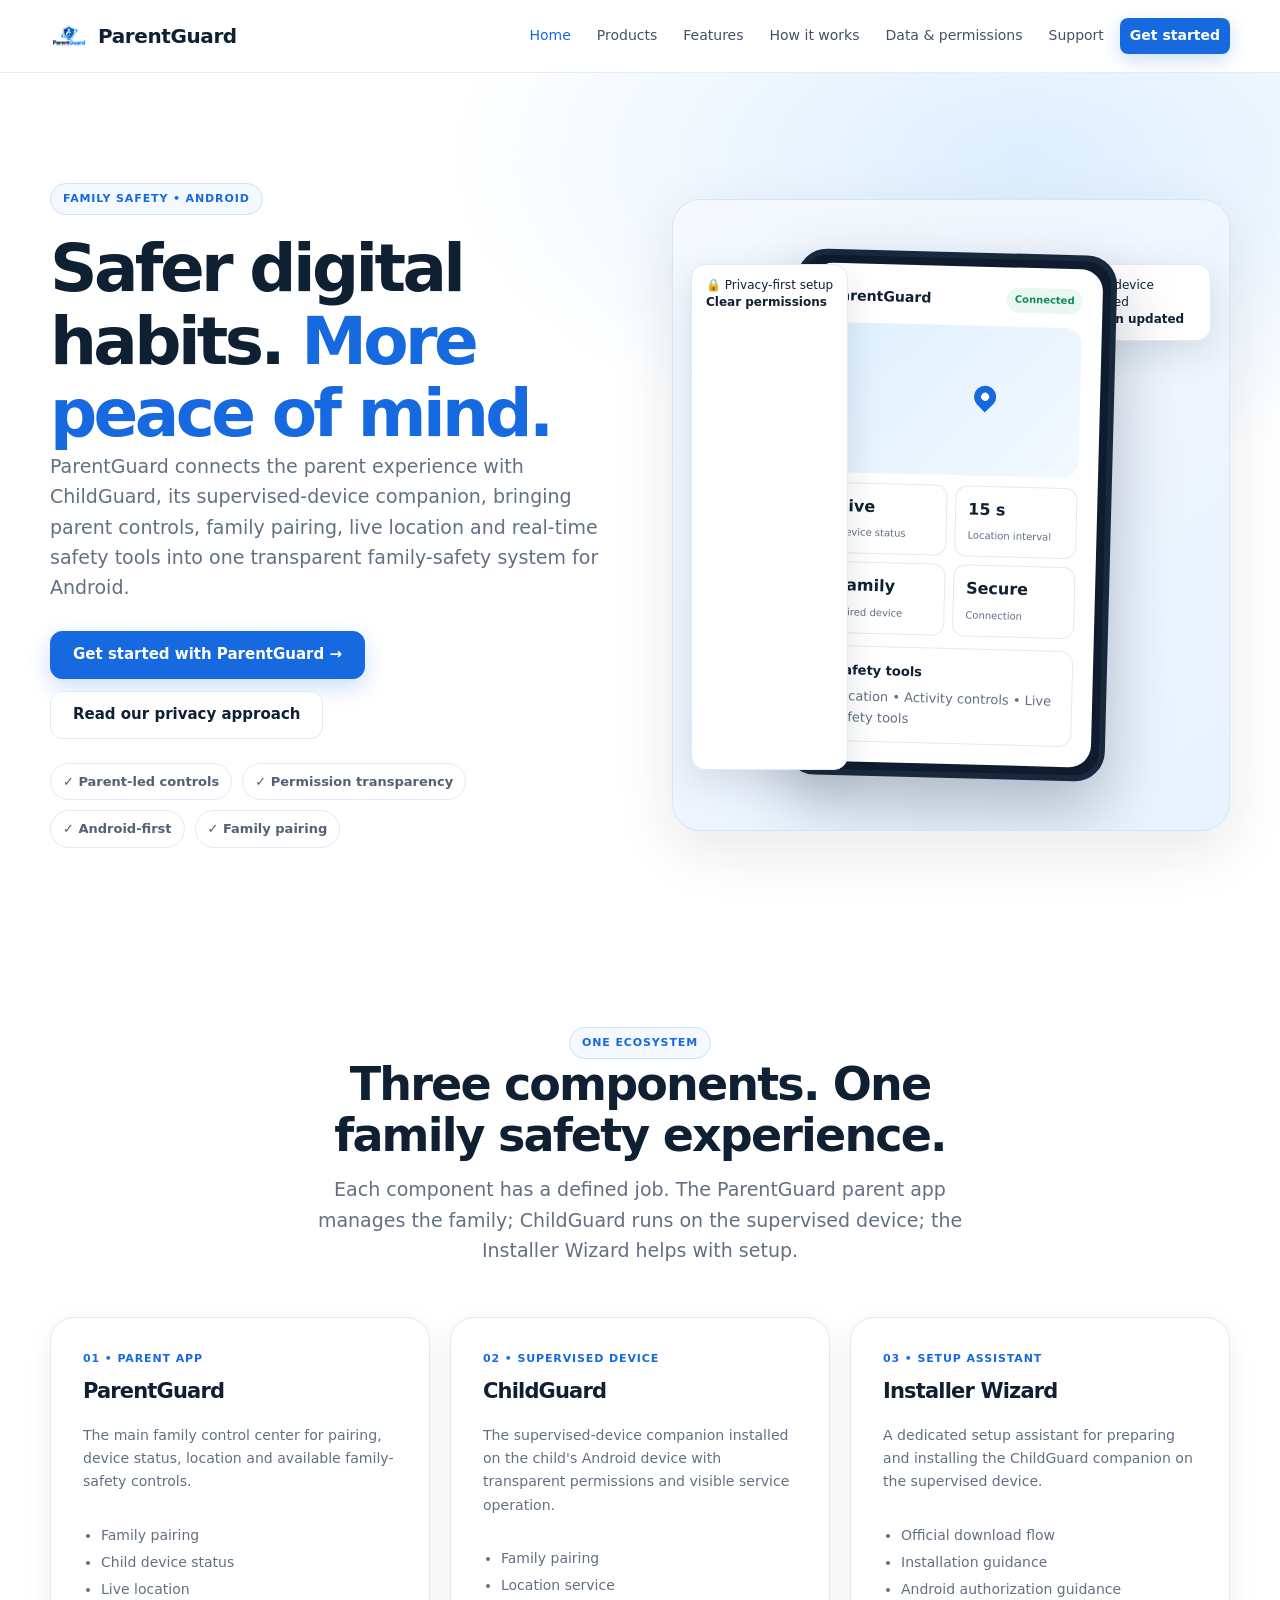
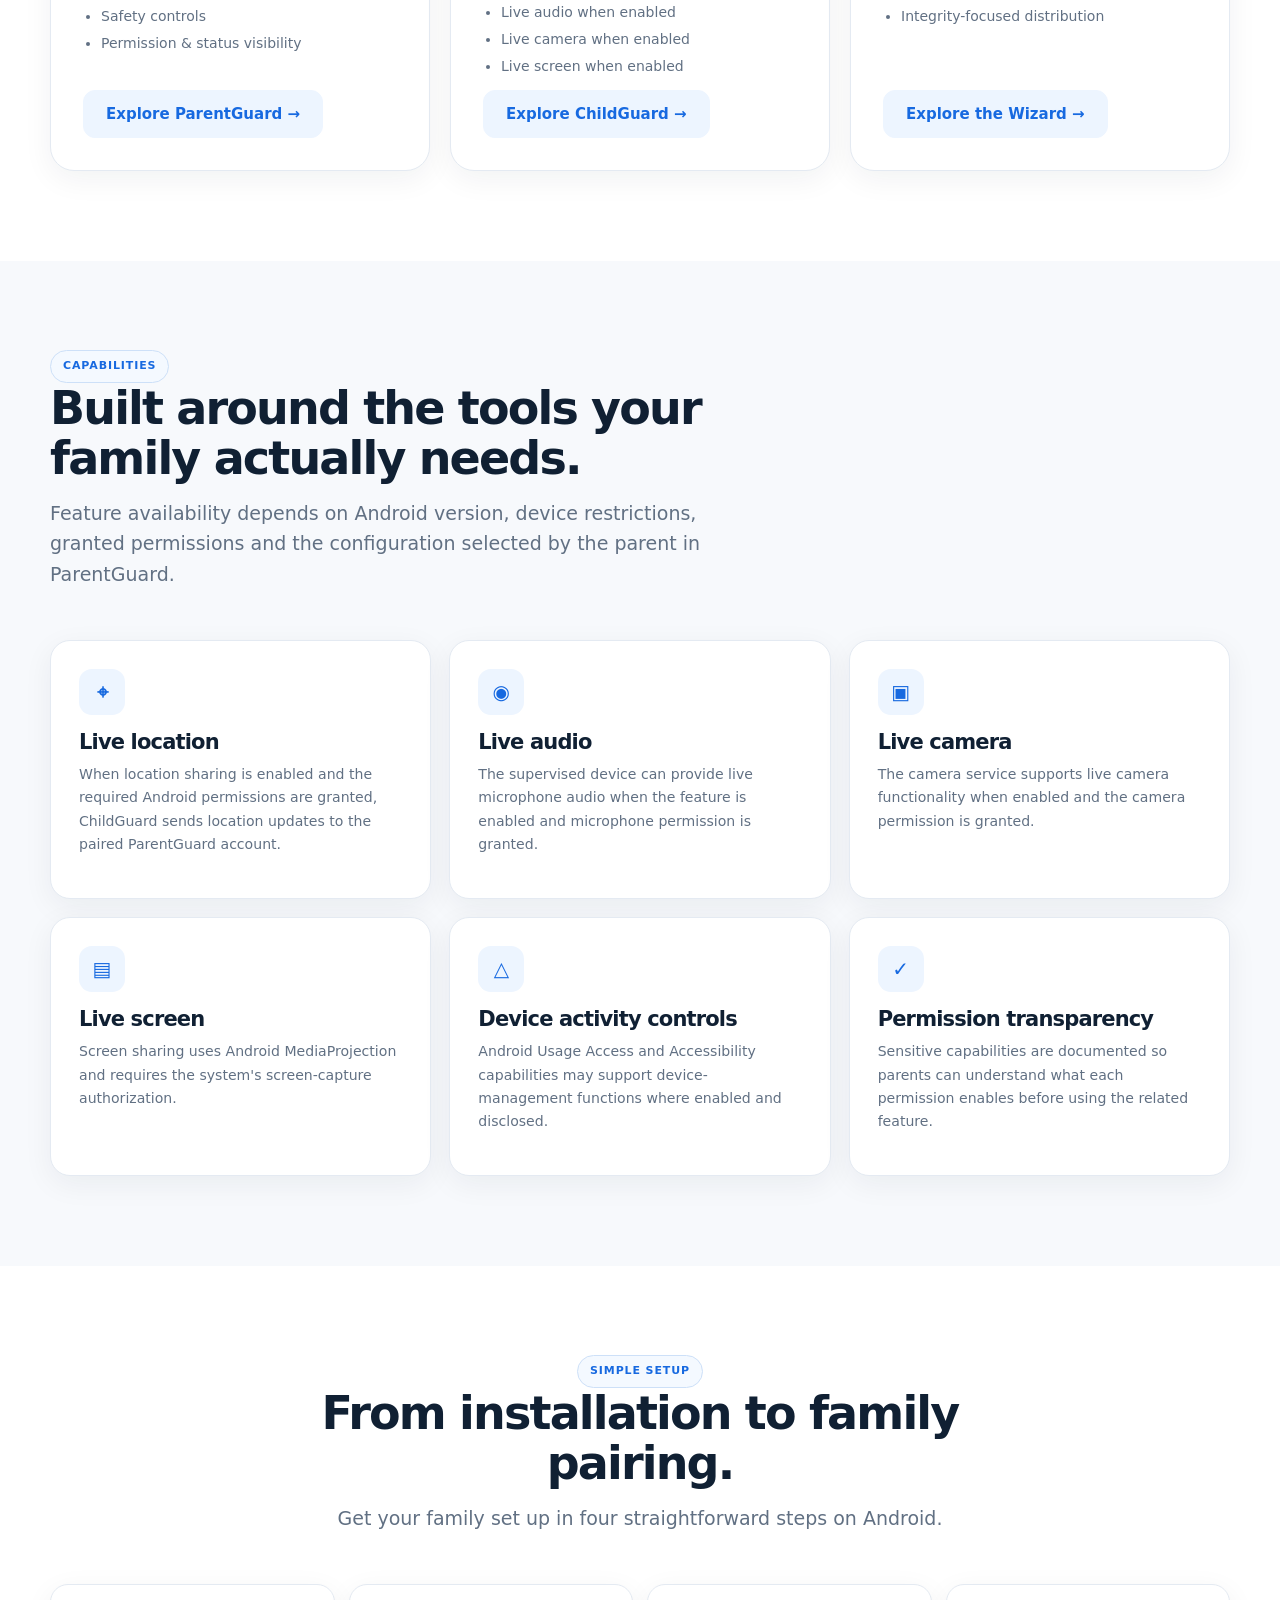
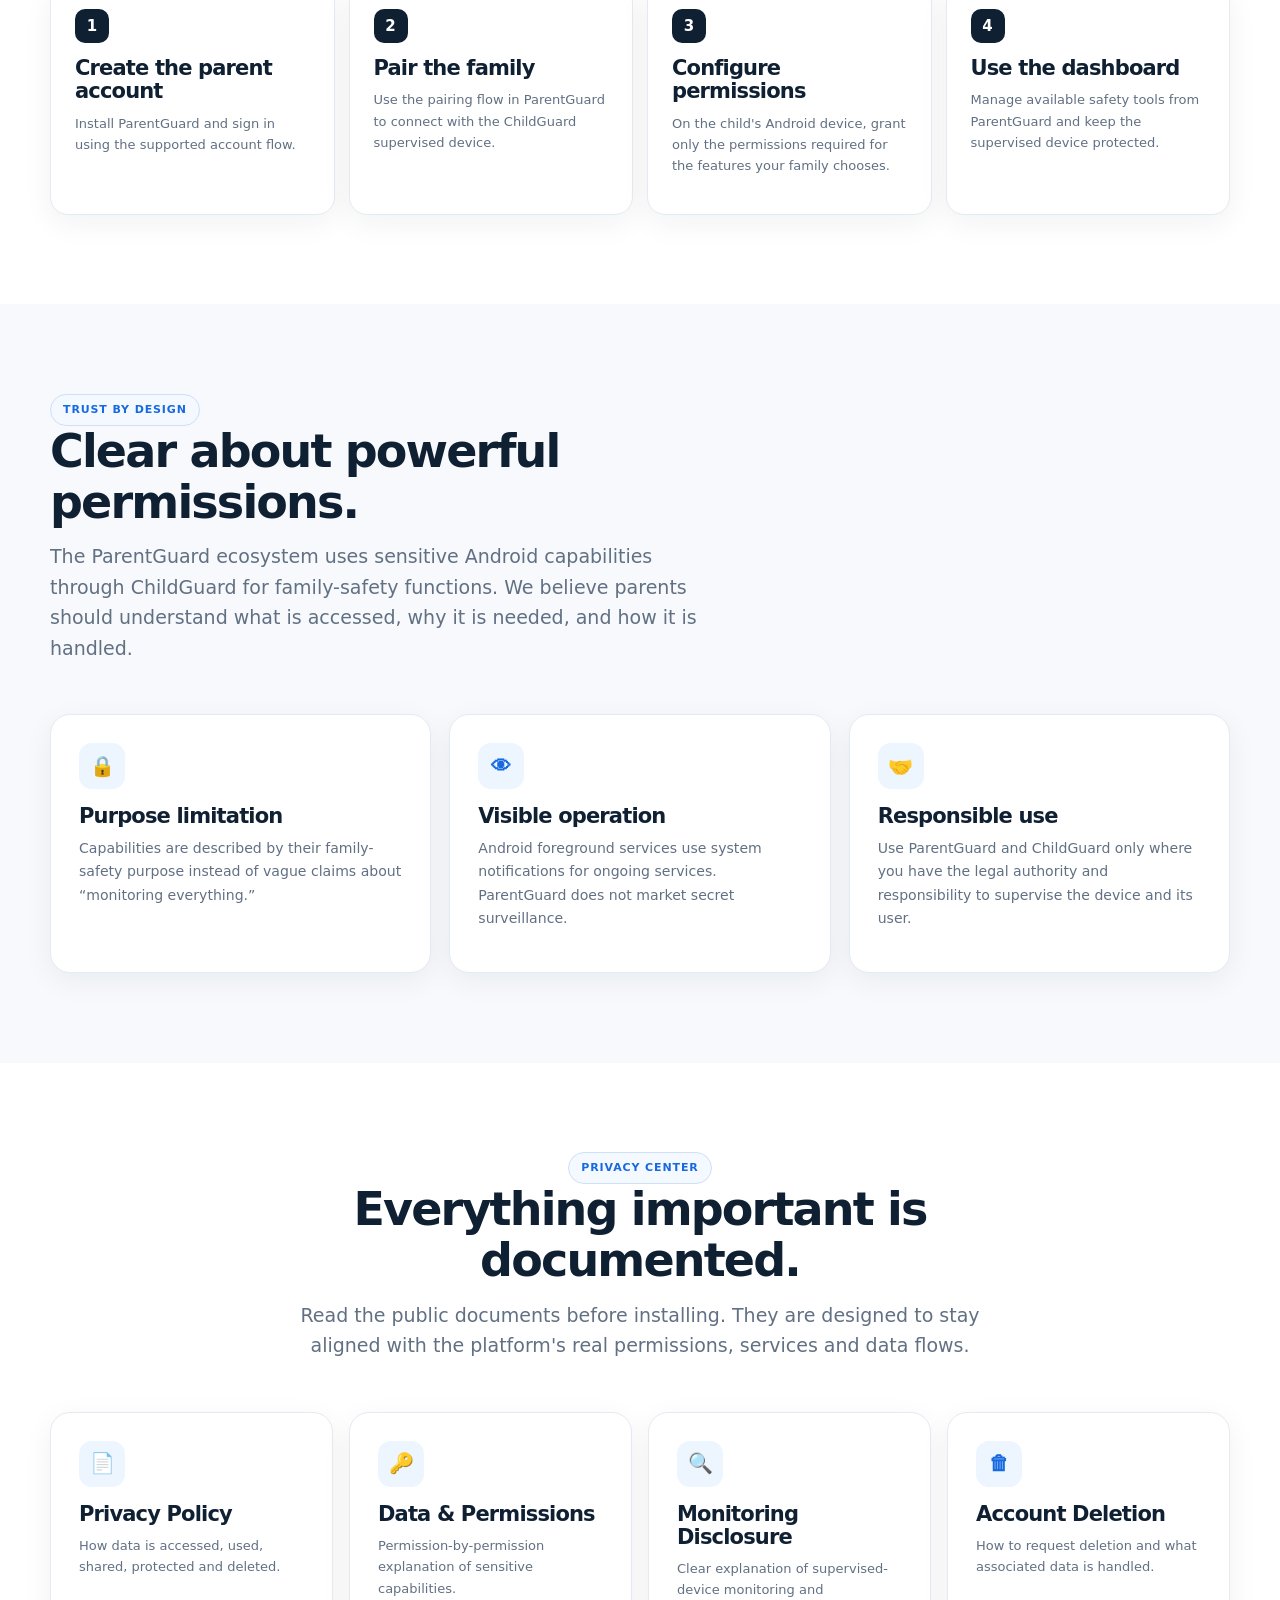
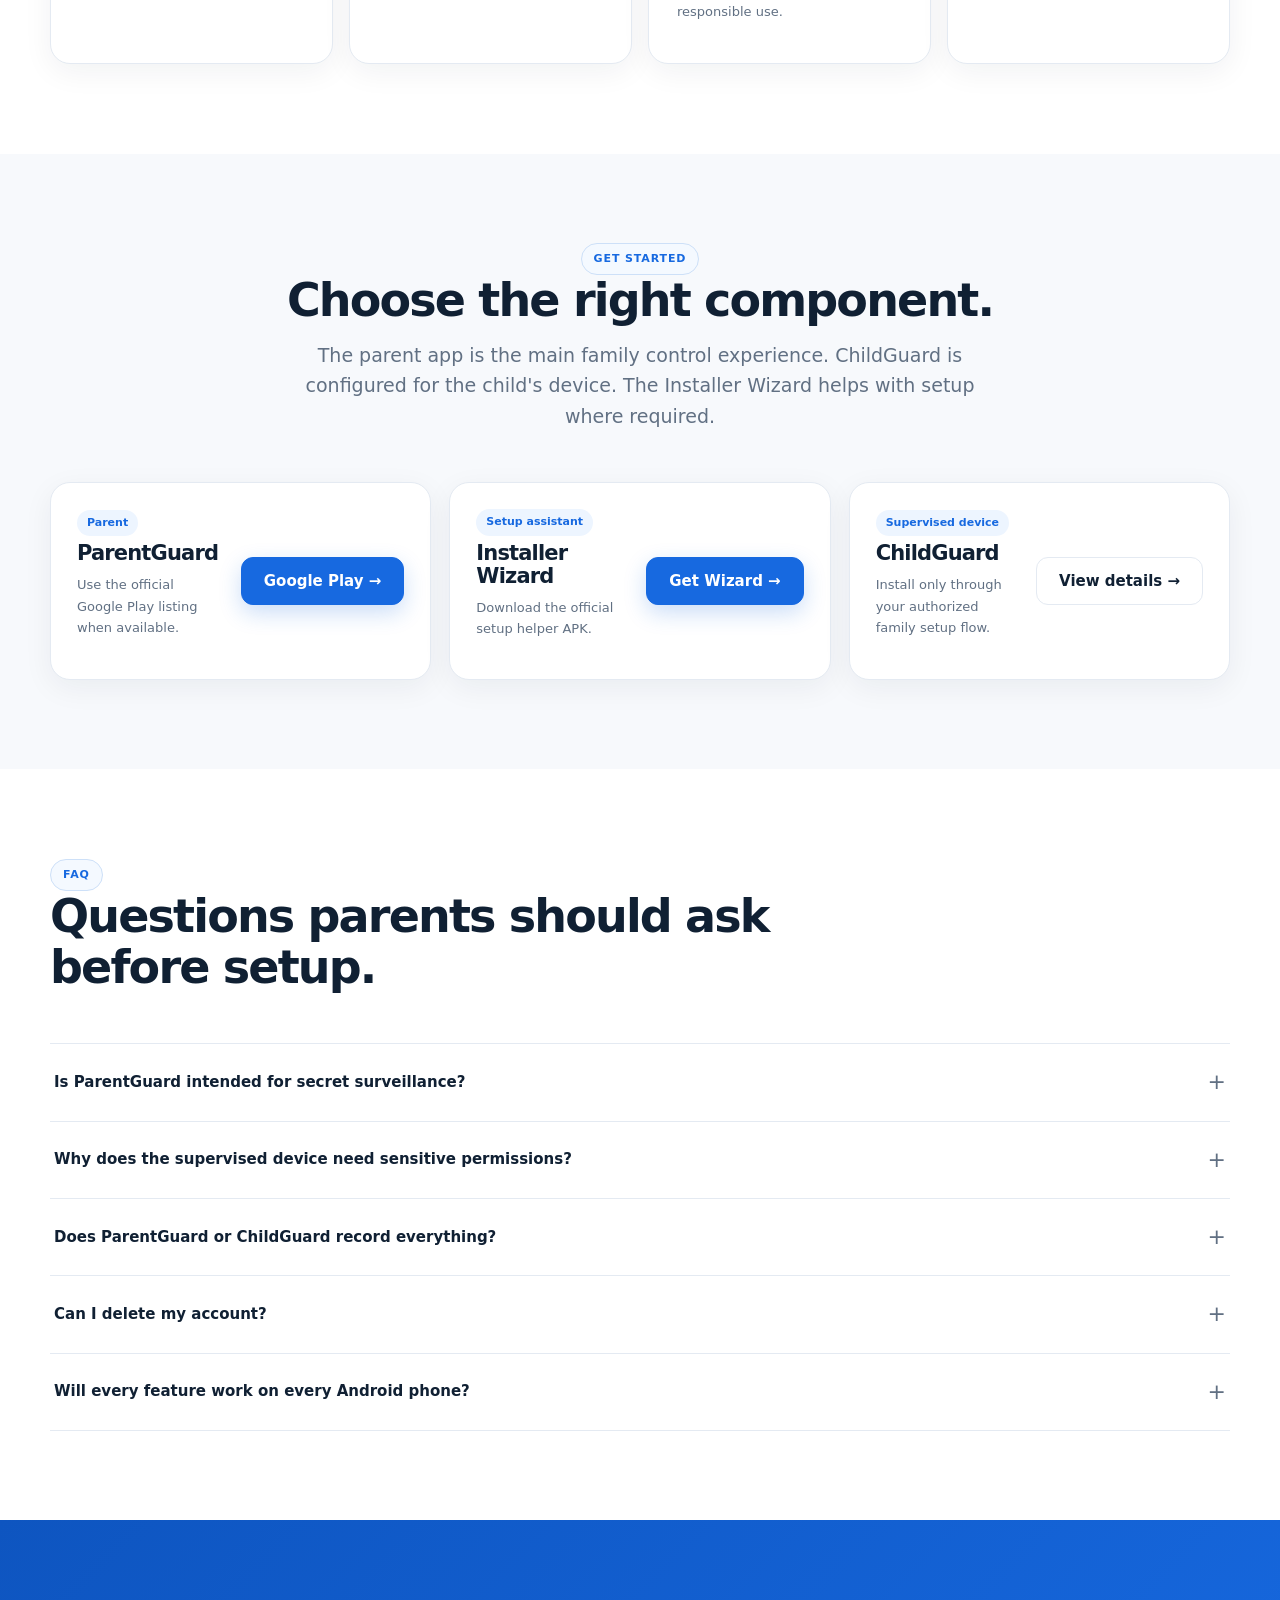
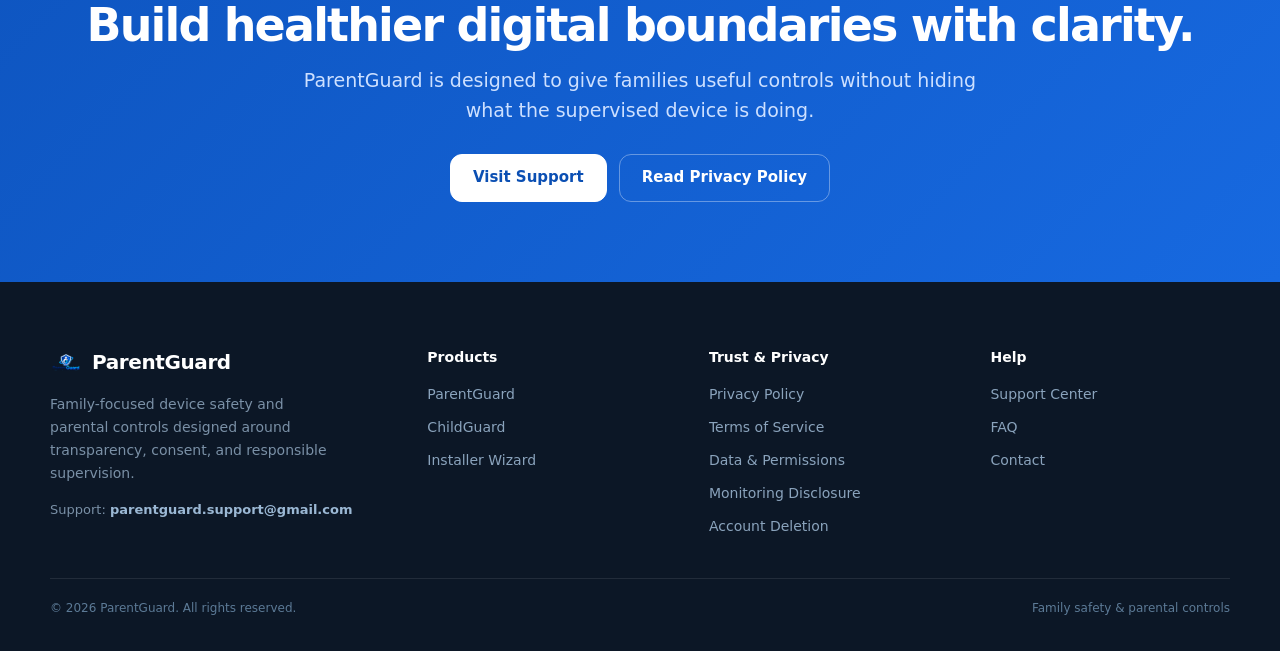
<file: index.html>
<!doctype html>
<html lang="en">
<head>
<meta charset="utf-8">
<meta name="viewport" content="width=device-width,initial-scale=1">
<title>ParentGuard — Family Safety &amp; Parental Controls for Android</title>
<meta name="description" content="ParentGuard provides transparent parental controls, family pairing, live location, and device safety tools with ChildGuard, its supervised-device companion for Android.">
<meta name="theme-color" content="#1769e0">
<link rel="icon" type="image/png" href="assets/img/parent_controller_logo.png">
<link rel="apple-touch-icon" href="assets/img/parent_controller_logo.png">
<!-- Open Graph -->
<meta property="og:type" content="website">
<meta property="og:title" content="ParentGuard — Family Safety &amp; Parental Controls for Android">
<meta property="og:description" content="ParentGuard connects parents with ChildGuard, its supervised-device companion, providing a transparent family-safety system for Android.">
<meta property="og:image" content="assets/img/parent_controller_logo.png">
<!-- Twitter Card -->
<meta name="twitter:card" content="summary">
<meta name="twitter:title" content="ParentGuard — Family Safety for Android">
<meta name="twitter:description" content="ParentGuard provides transparent parental controls and safety tools for Android.">
<link rel="stylesheet" href="assets/css/styles.css">
<script defer src="assets/js/config.js"></script>
</head>
<body>

<nav class="nav" role="navigation" aria-label="Main navigation">
 <div class="container nav-inner">
  <a class="brand" href="index.html" aria-label="ParentGuard home">
   <img class="logo" src="assets/img/parent_controller_logo.png" alt="ParentGuard logo" width="38" height="38">
   <span>ParentGuard</span>
  </a>
  <button class="menu-btn" aria-label="Open navigation menu" aria-expanded="false" aria-controls="nav-links">☰</button>
  <div class="nav-links" id="nav-links" role="menubar">
   <a href="index.html" role="menuitem">Home</a>
   <a href="index.html#products" role="menuitem">Products</a>
   <a href="index.html#features" role="menuitem">Features</a>
   <a href="index.html#how-it-works" role="menuitem">How it works</a>
   <a href="data-permissions.html" role="menuitem">Data &amp; permissions</a>
   <a href="support.html" role="menuitem">Support</a>
   <a class="nav-cta" href="index.html#download" role="menuitem">Get started</a>
  </div>
 </div>
</nav>

<header class="hero" aria-labelledby="hero-heading">
 <div class="container hero-grid">
  <div>
   <span class="eyebrow">Family safety &bull; Android</span>
   <h1 id="hero-heading">Safer digital habits. <span style="color:var(--brand)">More peace of mind.</span></h1>
   <p class="lead">ParentGuard connects the parent experience with ChildGuard, its supervised-device companion, bringing parent controls, family pairing, live location and real-time safety tools into one transparent family-safety system for Android.</p>
   <div class="hero-actions">
    <a class="btn btn-primary" href="#download">Get started with ParentGuard &rarr;</a>
    <a class="btn btn-secondary" href="privacy.html">Read our privacy approach</a>
   </div>
   <div class="trust-row" aria-label="Key product qualities">
    <span class="trust-chip">&#10003; Parent-led controls</span>
    <span class="trust-chip">&#10003; Permission transparency</span>
    <span class="trust-chip">&#10003; Android-first</span>
    <span class="trust-chip">&#10003; Family pairing</span>
   </div>
  </div>
  <div class="device-stage" aria-hidden="true">
   <div class="float-card">&#9679; Child device connected<br><strong>Location updated</strong></div>
   <div class="device-card">
    <div class="screen">
     <div class="dash-top"><strong>ParentGuard</strong><span class="mini-pill">Connected</span></div>
     <div class="dash-map"><div class="pin"></div></div>
     <div class="dash-grid">
      <div class="metric"><b>Live</b><span>Device status</span></div>
      <div class="metric"><b>15 s</b><span>Location interval</span></div>
      <div class="metric"><b>Family</b><span>Paired device</span></div>
      <div class="metric"><b>Secure</b><span>Connection</span></div>
     </div>
     <div style="margin-top:12px;padding:12px;border:1px solid var(--line);border-radius:13px">
      <strong style="font-size:13px">Safety tools</strong>
      <p class="small muted" style="margin:4px 0 0">Location &bull; Activity controls &bull; Live safety tools</p>
     </div>
    </div>
   </div>
   <div class="float-card two">&#128274; Privacy-first setup<br><strong>Clear permissions</strong></div>
  </div>
 </div>
</header>

<section class="section" id="products" aria-labelledby="products-heading">
 <div class="container">
  <div class="section-head center">
   <span class="eyebrow">One ecosystem</span>
   <h2 id="products-heading">Three components. One family safety experience.</h2>
   <p class="lead center">Each component has a defined job. The ParentGuard parent app manages the family; ChildGuard runs on the supervised device; the Installer Wizard helps with setup.</p>
  </div>
  <div class="product-grid">
   <article class="product-card reveal">
    <span class="tag">01 &bull; Parent app</span>
    <h3>ParentGuard</h3>
    <p class="muted">The main family control center for pairing, device status, location and available family-safety controls.</p>
    <ul>
     <li>Family pairing</li>
     <li>Child device status</li>
     <li>Live location</li>
     <li>Safety controls</li>
     <li>Permission &amp; status visibility</li>
    </ul>
    <a class="btn btn-soft" href="parent.html">Explore ParentGuard &rarr;</a>
   </article>
   <article class="product-card reveal">
    <span class="tag">02 &bull; Supervised device</span>
    <h3>ChildGuard</h3>
    <p class="muted">The supervised-device companion installed on the child's Android device with transparent permissions and visible service operation.</p>
    <ul>
     <li>Family pairing</li>
     <li>Location service</li>
     <li>Live audio when enabled</li>
     <li>Live camera when enabled</li>
     <li>Live screen when enabled</li>
    </ul>
    <a class="btn btn-soft" href="child.html">Explore ChildGuard &rarr;</a>
   </article>
   <article class="product-card reveal">
    <span class="tag">03 &bull; Setup assistant</span>
    <h3>Installer Wizard</h3>
    <p class="muted">A dedicated setup assistant for preparing and installing the ChildGuard companion on the supervised device.</p>
    <ul>
     <li>Official download flow</li>
     <li>Installation guidance</li>
     <li>Android authorization guidance</li>
     <li>Integrity-focused distribution</li>
    </ul>
    <a class="btn btn-soft" href="wizard.html">Explore the Wizard &rarr;</a>
   </article>
  </div>
 </div>
</section>

<section class="section section-alt" id="features" aria-labelledby="features-heading">
 <div class="container">
  <div class="section-head">
   <span class="eyebrow">Capabilities</span>
   <h2 id="features-heading">Built around the tools your family actually needs.</h2>
   <p class="lead">Feature availability depends on Android version, device restrictions, granted permissions and the configuration selected by the parent in ParentGuard.</p>
  </div>
  <div class="grid-3">
   <article class="card reveal">
    <div class="icon-box" aria-hidden="true">&#8982;</div>
    <h3>Live location</h3>
    <p class="muted">When location sharing is enabled and the required Android permissions are granted, ChildGuard sends location updates to the paired ParentGuard account.</p>
   </article>
   <article class="card reveal">
    <div class="icon-box" aria-hidden="true">&#9673;</div>
    <h3>Live audio</h3>
    <p class="muted">The supervised device can provide live microphone audio when the feature is enabled and microphone permission is granted.</p>
   </article>
   <article class="card reveal">
    <div class="icon-box" aria-hidden="true">&#9635;</div>
    <h3>Live camera</h3>
    <p class="muted">The camera service supports live camera functionality when enabled and the camera permission is granted.</p>
   </article>
   <article class="card reveal">
    <div class="icon-box" aria-hidden="true">&#9636;</div>
    <h3>Live screen</h3>
    <p class="muted">Screen sharing uses Android MediaProjection and requires the system's screen-capture authorization.</p>
   </article>
   <article class="card reveal">
    <div class="icon-box" aria-hidden="true">&#9651;</div>
    <h3>Device activity controls</h3>
    <p class="muted">Android Usage Access and Accessibility capabilities may support device-management functions where enabled and disclosed.</p>
   </article>
   <article class="card reveal">
    <div class="icon-box" aria-hidden="true">&#10003;</div>
    <h3>Permission transparency</h3>
    <p class="muted">Sensitive capabilities are documented so parents can understand what each permission enables before using the related feature.</p>
   </article>
  </div>
 </div>
</section>

<section class="section" id="how-it-works" aria-labelledby="how-heading">
 <div class="container">
  <div class="section-head center">
   <span class="eyebrow">Simple setup</span>
   <h2 id="how-heading">From installation to family pairing.</h2>
   <p class="lead center">Get your family set up in four straightforward steps on Android.</p>
  </div>
  <div class="process">
   <div class="step reveal">
    <div class="step-num" aria-hidden="true">1</div>
    <h3>Create the parent account</h3>
    <p class="muted small">Install ParentGuard and sign in using the supported account flow.</p>
   </div>
   <div class="step reveal">
    <div class="step-num" aria-hidden="true">2</div>
    <h3>Pair the family</h3>
    <p class="muted small">Use the pairing flow in ParentGuard to connect with the ChildGuard supervised device.</p>
   </div>
   <div class="step reveal">
    <div class="step-num" aria-hidden="true">3</div>
    <h3>Configure permissions</h3>
    <p class="muted small">On the child's Android device, grant only the permissions required for the features your family chooses.</p>
   </div>
   <div class="step reveal">
    <div class="step-num" aria-hidden="true">4</div>
    <h3>Use the dashboard</h3>
    <p class="muted small">Manage available safety tools from ParentGuard and keep the supervised device protected.</p>
   </div>
  </div>
 </div>
</section>

<section class="section section-alt" aria-labelledby="trust-heading">
 <div class="container">
  <div class="section-head">
   <span class="eyebrow">Trust by design</span>
   <h2 id="trust-heading">Clear about powerful permissions.</h2>
   <p class="lead">The ParentGuard ecosystem uses sensitive Android capabilities through ChildGuard for family-safety functions. We believe parents should understand what is accessed, why it is needed, and how it is handled.</p>
  </div>
  <div class="grid-3">
   <div class="card">
    <div class="icon-box" aria-hidden="true">&#128274;</div>
    <h3>Purpose limitation</h3>
    <p class="muted">Capabilities are described by their family-safety purpose instead of vague claims about &ldquo;monitoring everything.&rdquo;</p>
   </div>
   <div class="card">
    <div class="icon-box" aria-hidden="true">&#128065;</div>
    <h3>Visible operation</h3>
    <p class="muted">Android foreground services use system notifications for ongoing services. ParentGuard does not market secret surveillance.</p>
   </div>
   <div class="card">
    <div class="icon-box" aria-hidden="true">&#129309;</div>
    <h3>Responsible use</h3>
    <p class="muted">Use ParentGuard and ChildGuard only where you have the legal authority and responsibility to supervise the device and its user.</p>
   </div>
  </div>
 </div>
</section>

<section class="section" id="privacy" aria-labelledby="privacy-heading">
 <div class="container">
  <div class="section-head center">
   <span class="eyebrow">Privacy center</span>
   <h2 id="privacy-heading">Everything important is documented.</h2>
   <p class="lead center">Read the public documents before installing. They are designed to stay aligned with the platform's real permissions, services and data flows.</p>
  </div>
  <div class="grid-4">
   <a class="card" href="privacy.html" aria-label="Read Privacy Policy">
    <div class="icon-box" aria-hidden="true">&#128196;</div>
    <h3>Privacy Policy</h3>
    <p class="muted small">How data is accessed, used, shared, protected and deleted.</p>
   </a>
   <a class="card" href="data-permissions.html" aria-label="Read Data &amp; Permissions">
    <div class="icon-box" aria-hidden="true">&#128273;</div>
    <h3>Data &amp; Permissions</h3>
    <p class="muted small">Permission-by-permission explanation of sensitive capabilities.</p>
   </a>
   <a class="card" href="monitoring-disclosure.html" aria-label="Read Monitoring Disclosure">
    <div class="icon-box" aria-hidden="true">&#128269;</div>
    <h3>Monitoring Disclosure</h3>
    <p class="muted small">Clear explanation of supervised-device monitoring and responsible use.</p>
   </a>
   <a class="card" href="account-deletion.html" aria-label="Read Account Deletion information">
    <div class="icon-box" aria-hidden="true">&#128465;</div>
    <h3>Account Deletion</h3>
    <p class="muted small">How to request deletion and what associated data is handled.</p>
   </a>
  </div>
 </div>
</section>

<section class="section section-alt" id="download" aria-labelledby="download-heading">
 <div class="container">
  <div class="section-head center">
   <span class="eyebrow">Get started</span>
   <h2 id="download-heading">Choose the right component.</h2>
   <p class="lead center">The parent app is the main family control experience. ChildGuard is configured for the child's device. The Installer Wizard helps with setup where required.</p>
  </div>
  <div class="grid-3">
   <div class="download-box">
    <div>
     <span class="badge">Parent</span>
     <h3>ParentGuard</h3>
     <p class="muted small">Use the official Google Play listing when available.</p>
    </div>
    <a class="btn btn-primary" data-parent-url href="#">Google Play &rarr;</a>
   </div>
   <div class="download-box">
    <div>
     <span class="badge">Setup assistant</span>
     <h3>Installer Wizard</h3>
     <p class="muted small">Download the official setup helper APK.</p>
    </div>
    <a class="btn btn-primary" data-wizard-url href="#">Get Wizard &rarr;</a>
   </div>
   <div class="download-box">
    <div>
     <span class="badge">Supervised device</span>
     <h3>ChildGuard</h3>
     <p class="muted small">Install only through your authorized family setup flow.</p>
    </div>
    <a class="btn btn-secondary" href="child.html">View details &rarr;</a>
   </div>
  </div>
 </div>
</section>

<section class="section" id="faq" aria-labelledby="faq-heading">
 <div class="container">
  <div class="section-head">
   <span class="eyebrow">FAQ</span>
   <h2 id="faq-heading">Questions parents should ask before setup.</h2>
  </div>
  <div class="faq" role="list">
   <details role="listitem">
    <summary>Is ParentGuard intended for secret surveillance?</summary>
    <p class="muted">No. ParentGuard is designed as a parent/guardian-managed family safety system. It should not be used to secretly monitor spouses, partners, employees, friends, or other adults without lawful authority and appropriate consent.</p>
   </details>
   <details role="listitem">
    <summary>Why does the supervised device need sensitive permissions?</summary>
    <p class="muted">Features such as location, microphone, camera, screen sharing, Accessibility and Usage Access require Android capabilities on the ChildGuard companion app. Each is documented on our <a href="data-permissions.html" style="color:var(--brand)">Data &amp; Permissions</a> page and should be enabled only when the corresponding family-safety feature is needed.</p>
   </details>
   <details role="listitem">
    <summary>Does ParentGuard or ChildGuard record everything?</summary>
    <p class="muted">No. Real-time features are feature-specific and depend on the app configuration, Android permission state and connection. See the <a href="data-permissions.html" style="color:var(--brand)">Data &amp; Permissions</a> page for the current documented behavior.</p>
   </details>
   <details role="listitem">
    <summary>Can I delete my account?</summary>
    <p class="muted">Yes. See our <a href="account-deletion.html" style="color:var(--brand)">Account Deletion</a> page for the current deletion request process.</p>
   </details>
   <details role="listitem">
    <summary>Will every feature work on every Android phone?</summary>
    <p class="muted">No. Android version, OEM restrictions, battery optimization, permission state and system policies can affect behavior. The setup flow tells users when a device-specific limitation applies.</p>
   </details>
  </div>
 </div>
</section>

<section class="cta" aria-labelledby="cta-heading">
 <div class="container">
  <h2 id="cta-heading">Build healthier digital boundaries with clarity.</h2>
  <p class="lead">ParentGuard is designed to give families useful controls without hiding what the supervised device is doing.</p>
  <div class="hero-actions" style="justify-content:center;margin-top:28px">
   <a class="btn" style="background:#fff;color:var(--brand-dark);border-color:#fff" href="support.html">Visit Support</a>
   <a class="btn" style="background:transparent;border-color:rgba(255,255,255,.35);color:#fff" href="privacy.html">Read Privacy Policy</a>
  </div>
 </div>
</section>


<footer class="footer" role="contentinfo">
 <div class="container">
  <div class="footer-grid">
   <div>
    <a class="brand" href="index.html" aria-label="ParentGuard home">
     <img class="logo" src="assets/img/parent_controller_logo.png" alt="ParentGuard logo" width="32" height="32" loading="lazy">
     <span>ParentGuard</span>
    </a>
    <p class="footer-desc">Family-focused device safety and parental controls designed around transparency, consent, and responsible supervision.</p>
    <p class="footer-contact">Support: <a data-support-email href="mailto:parentguard.support@gmail.com">parentguard.support@gmail.com</a></p>
   </div>
   <div>
    <div class="footer-title">Products</div>
    <div class="footer-links">
     <a href="parent.html">ParentGuard</a>
     <a href="child.html">ChildGuard</a>
     <a href="wizard.html">Installer Wizard</a>
    </div>
   </div>
   <div>
    <div class="footer-title">Trust &amp; Privacy</div>
    <div class="footer-links">
     <a href="privacy.html">Privacy Policy</a>
     <a href="terms.html">Terms of Service</a>
     <a href="data-permissions.html">Data &amp; Permissions</a>
     <a href="monitoring-disclosure.html">Monitoring Disclosure</a>
     <a href="account-deletion.html">Account Deletion</a>
    </div>
   </div>
   <div>
    <div class="footer-title">Help</div>
    <div class="footer-links">
     <a href="support.html">Support Center</a>
     <a href="index.html#faq">FAQ</a>
     <a href="support.html#contact">Contact</a>
    </div>
   </div>
  </div>
  <div class="footer-bottom">
   <span>&copy; <span data-year></span> ParentGuard. All rights reserved.</span>
   <span>Family safety &amp; parental controls</span>
  </div>
 </div>
</footer>

</body>
</html>
</file>
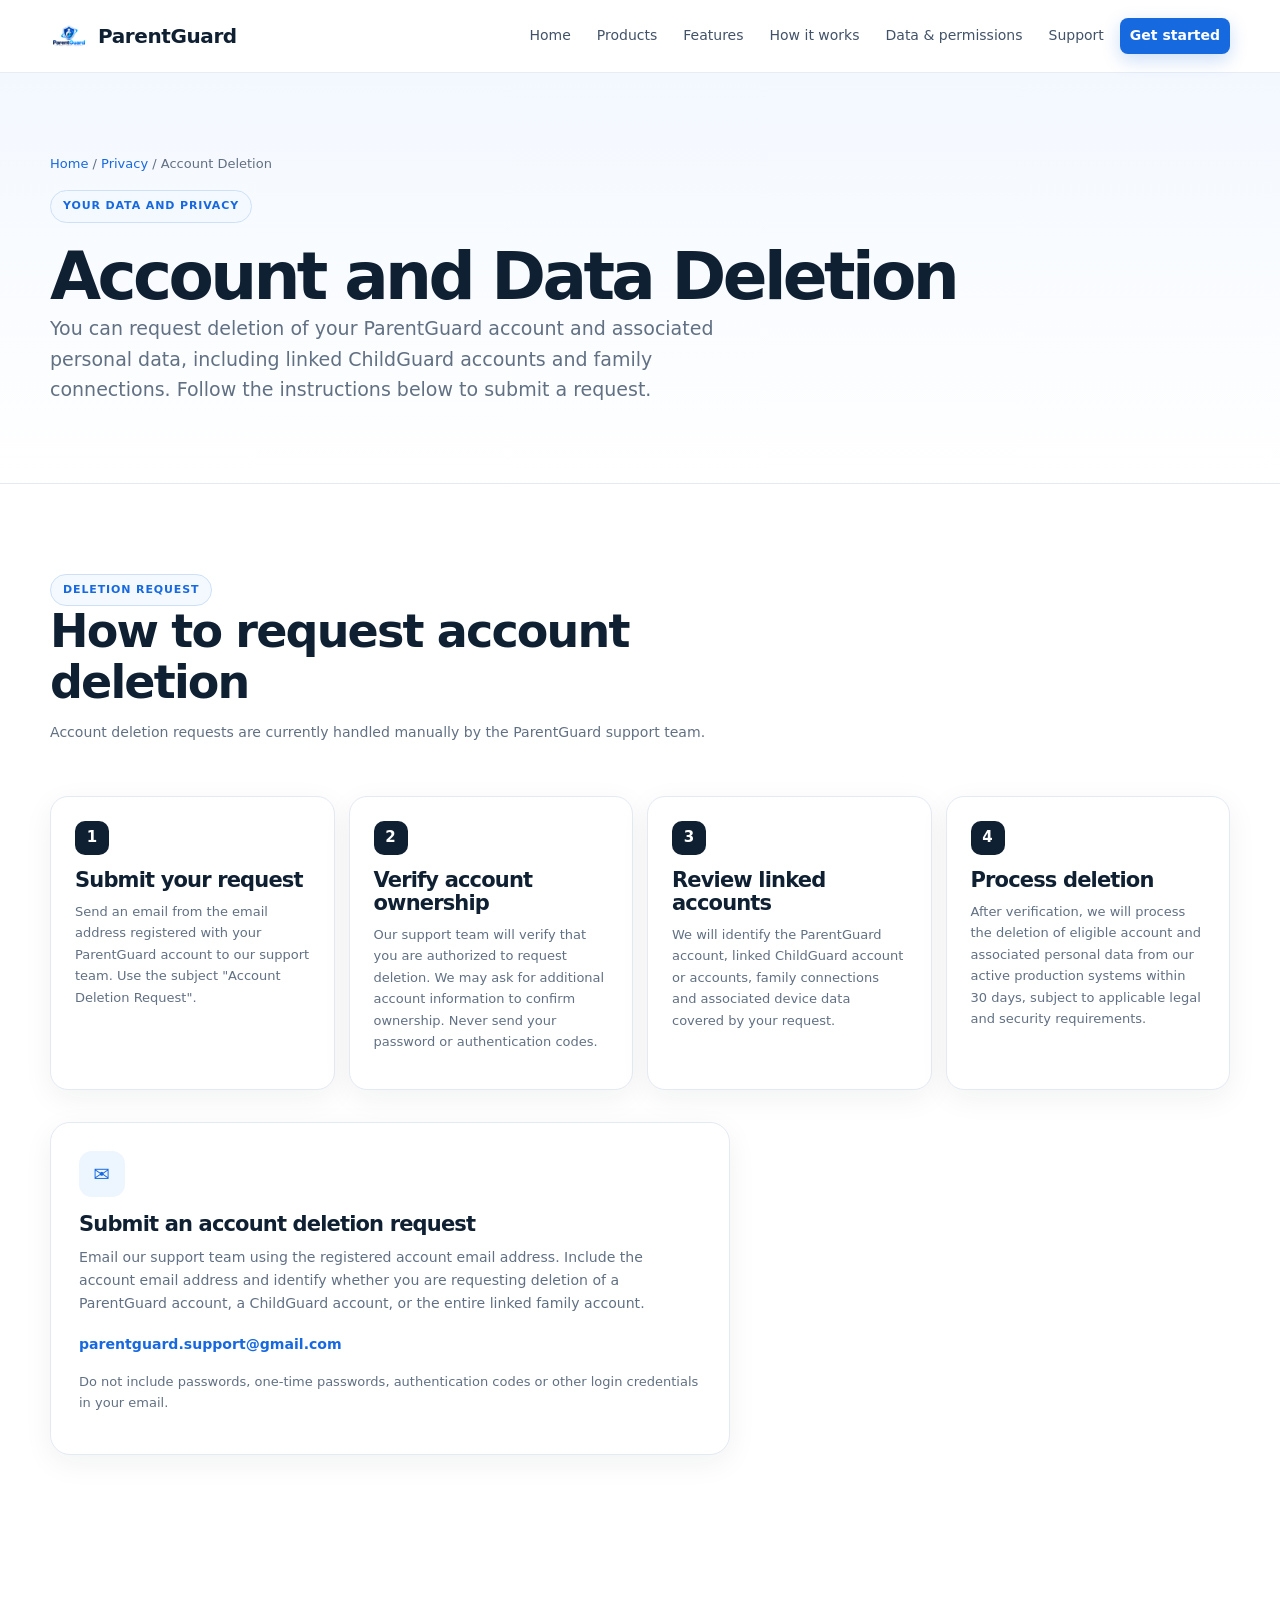
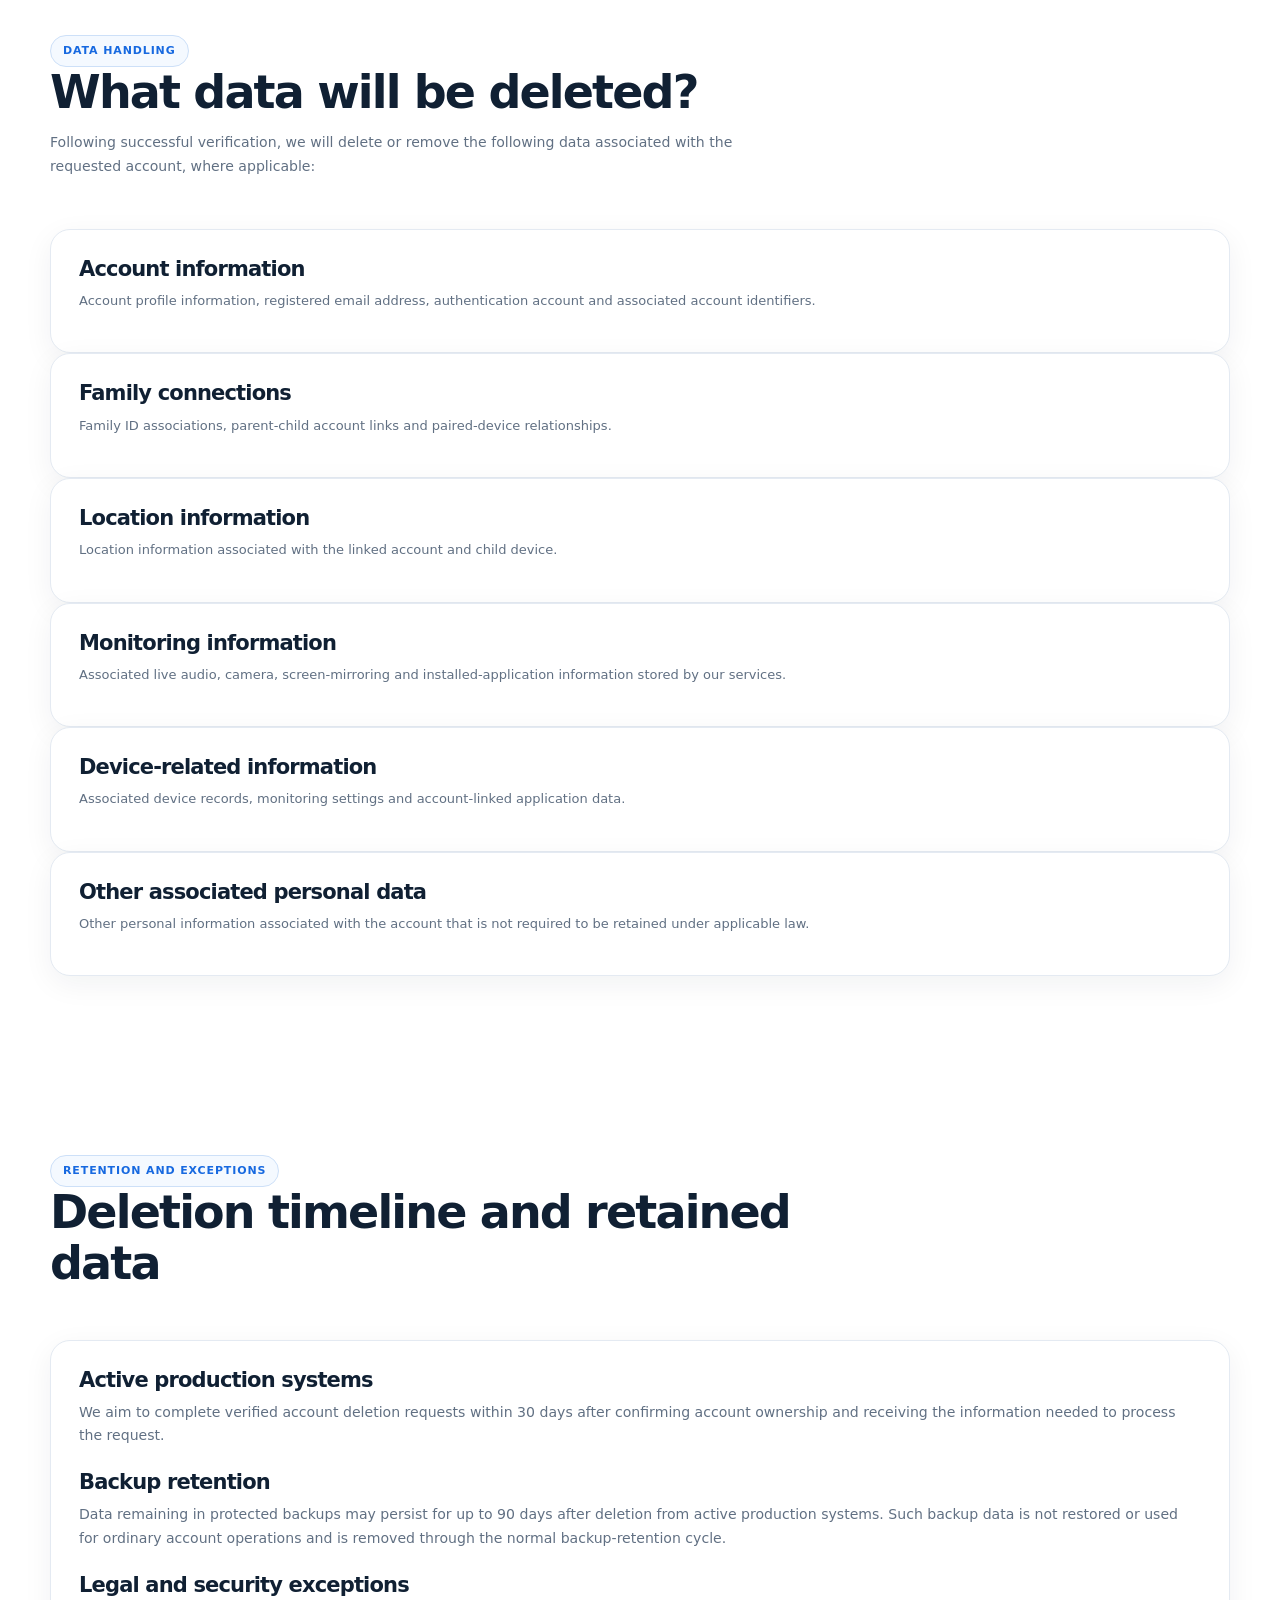
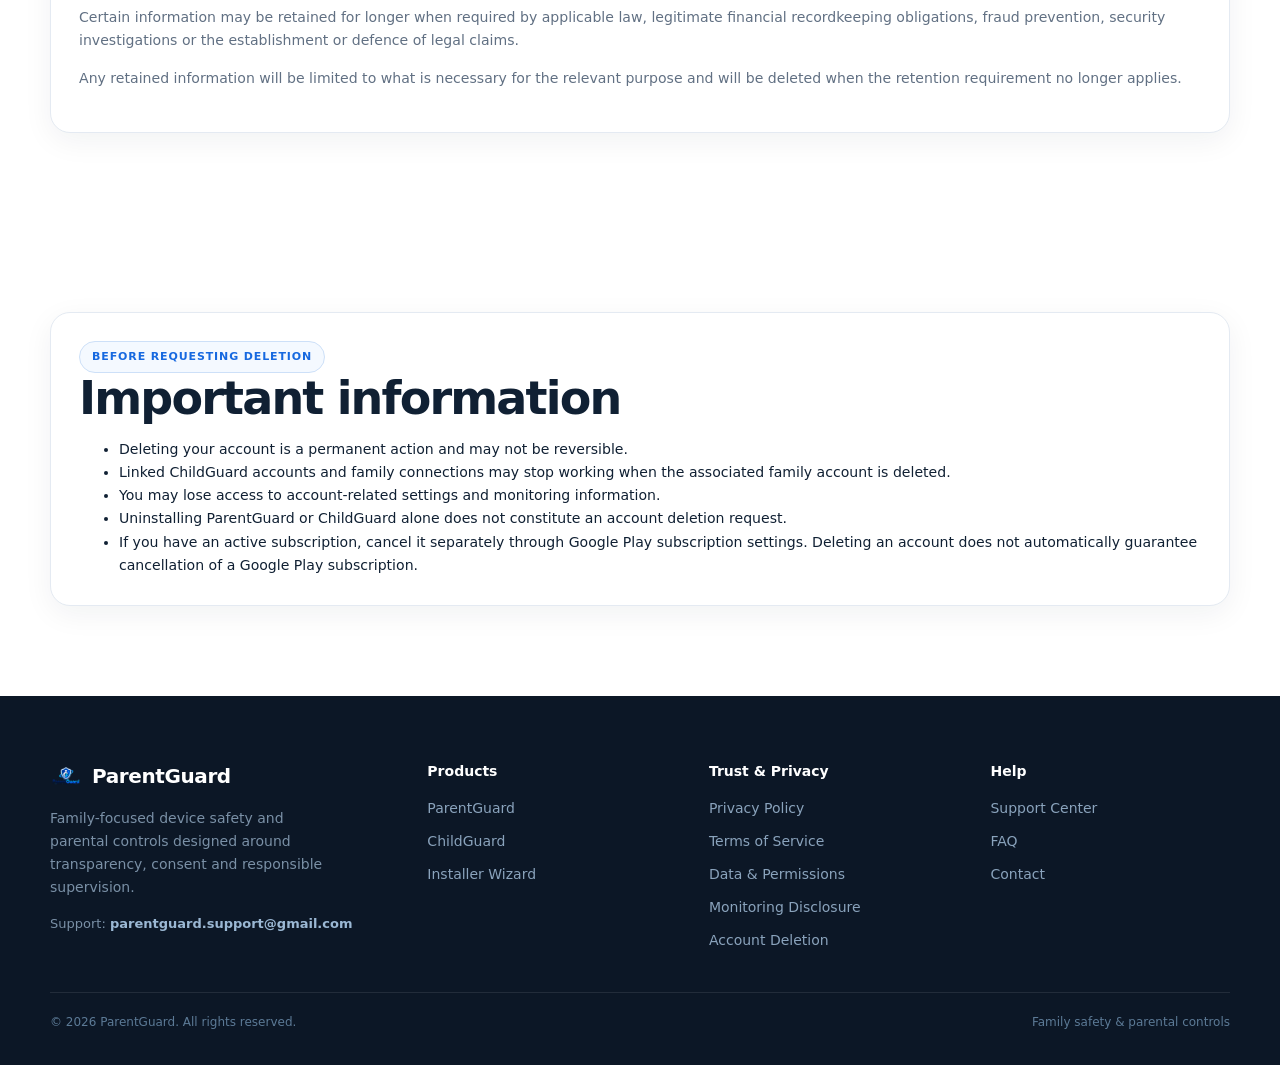
<file: account-deletion.html>
<!doctype html>
<html lang="en">
<head>
  <meta charset="utf-8">
  <meta name="viewport" content="width=device-width, initial-scale=1">

  <title>ParentGuard — Account and Data Deletion</title>
  <meta name="description" content="Learn how to request deletion of your ParentGuard account, ChildGuard account, family connections and associated personal data.">
  <meta name="theme-color" content="#1769e0">

  <link rel="icon" type="image/png" href="assets/img/parent_controller_logo.png">
  <link rel="apple-touch-icon" href="assets/img/parent_controller_logo.png">
  <link rel="stylesheet" href="assets/css/styles.css">

  <meta property="og:type" content="website">
  <meta property="og:title" content="ParentGuard — Account Deletion">
  <meta property="og:description" content="How to request deletion of your ParentGuard account and associated data.">
  <meta property="og:image" content="assets/img/parent_controller_logo.png">

  <meta name="twitter:card" content="summary">
  <meta name="twitter:title" content="ParentGuard — Account Deletion">
  <meta name="twitter:description" content="Request deletion of your ParentGuard account and associated data.">

  <script defer src="assets/js/config.js"></script>
</head>

<body>

<nav class="nav" role="navigation" aria-label="Main navigation">
  <div class="container nav-inner">

    <a class="brand" href="index.html" aria-label="ParentGuard home">
      <img
        class="logo"
        src="assets/img/parent_controller_logo.png"
        alt="ParentGuard logo"
        width="38"
        height="38"
      >
      <span>ParentGuard</span>
    </a>

    <button
      class="menu-btn"
      aria-label="Open navigation menu"
      aria-expanded="false"
      aria-controls="nav-links"
    >☰</button>

    <div class="nav-links" id="nav-links" role="menubar">
      <a href="index.html" role="menuitem">Home</a>
      <a href="index.html#products" role="menuitem">Products</a>
      <a href="index.html#features" role="menuitem">Features</a>
      <a href="index.html#how-it-works" role="menuitem">How it works</a>
      <a href="data-permissions.html" role="menuitem">Data &amp; permissions</a>
      <a href="support.html" role="menuitem">Support</a>
      <a class="nav-cta" href="index.html#download" role="menuitem">Get started</a>
    </div>

  </div>
</nav>

<section class="page-hero" aria-labelledby="page-heading">
  <div class="container">

    <nav class="breadcrumb" aria-label="Breadcrumb">
      <a href="index.html">Home</a> /
      <a href="privacy.html">Privacy</a> /
      Account Deletion
    </nav>

    <span class="eyebrow">Your data and privacy</span>

    <h1 id="page-heading">Account and Data Deletion</h1>

    <p class="lead">
      You can request deletion of your ParentGuard account and associated
      personal data, including linked ChildGuard accounts and family
      connections. Follow the instructions below to submit a request.
    </p>

  </div>
</section>

<section class="section" aria-labelledby="request-heading">
  <div class="container">

    <div class="section-head">
      <span class="eyebrow">Deletion request</span>
      <h2 id="request-heading">How to request account deletion</h2>
      <p class="muted">
        Account deletion requests are currently handled manually by
        the ParentGuard support team.
      </p>
    </div>

    <div class="process">

      <div class="step">
        <div class="step-num" aria-hidden="true">1</div>
        <h3>Submit your request</h3>
        <p class="muted small">
          Send an email from the email address registered with your
          ParentGuard account to our support team. Use the subject
          "Account Deletion Request".
        </p>
      </div>

      <div class="step">
        <div class="step-num" aria-hidden="true">2</div>
        <h3>Verify account ownership</h3>
        <p class="muted small">
          Our support team will verify that you are authorized to
          request deletion. We may ask for additional account
          information to confirm ownership. Never send your password
          or authentication codes.
        </p>
      </div>

      <div class="step">
        <div class="step-num" aria-hidden="true">3</div>
        <h3>Review linked accounts</h3>
        <p class="muted small">
          We will identify the ParentGuard account, linked ChildGuard
          account or accounts, family connections and associated
          device data covered by your request.
        </p>
      </div>

      <div class="step">
        <div class="step-num" aria-hidden="true">4</div>
        <h3>Process deletion</h3>
        <p class="muted small">
          After verification, we will process the deletion of eligible
          account and associated personal data from our active
          production systems within 30 days, subject to applicable
          legal and security requirements.
        </p>
      </div>

    </div>

    <div class="card" style="margin-top:32px;max-width:680px">

      <div class="icon-box" aria-hidden="true">&#9993;</div>

      <h3>Submit an account deletion request</h3>

      <p class="muted" style="margin-top:8px">
        Email our support team using the registered account email
        address. Include the account email address and identify
        whether you are requesting deletion of a ParentGuard account,
        a ChildGuard account, or the entire linked family account.
      </p>

      <p style="margin-top:18px">
        <a
          href="mailto:parentguard.support@gmail.com?subject=Account%20Deletion%20Request"
          style="color:var(--brand);font-weight:700"
        >
          parentguard.support@gmail.com
        </a>
      </p>

      <p class="muted small" style="margin-top:12px">
        Do not include passwords, one-time passwords, authentication
        codes or other login credentials in your email.
      </p>

    </div>

  </div>
</section>

<section class="section" aria-labelledby="data-heading">
  <div class="container">

    <div class="section-head">
      <span class="eyebrow">Data handling</span>
      <h2 id="data-heading">What data will be deleted?</h2>
      <p class="muted">
        Following successful verification, we will delete or remove
        the following data associated with the requested account,
        where applicable:
      </p>
    </div>

    <div class="grid">

      <div class="card">
        <h3>Account information</h3>
        <p class="muted small">
          Account profile information, registered email address,
          authentication account and associated account identifiers.
        </p>
      </div>

      <div class="card">
        <h3>Family connections</h3>
        <p class="muted small">
          Family ID associations, parent-child account links and
          paired-device relationships.
        </p>
      </div>

      <div class="card">
        <h3>Location information</h3>
        <p class="muted small">
          Location information associated with the linked account
          and child device.
        </p>
      </div>

      <div class="card">
        <h3>Monitoring information</h3>
        <p class="muted small">
          Associated live audio, camera, screen-mirroring and
          installed-application information stored by our services.
        </p>
      </div>

      <div class="card">
        <h3>Device-related information</h3>
        <p class="muted small">
          Associated device records, monitoring settings and
          account-linked application data.
        </p>
      </div>

      <div class="card">
        <h3>Other associated personal data</h3>
        <p class="muted small">
          Other personal information associated with the account
          that is not required to be retained under applicable law.
        </p>
      </div>

    </div>

  </div>
</section>

<section class="section" aria-labelledby="retention-heading">
  <div class="container">

    <div class="section-head">
      <span class="eyebrow">Retention and exceptions</span>
      <h2 id="retention-heading">Deletion timeline and retained data</h2>
    </div>

    <div class="card">

      <h3>Active production systems</h3>

      <p class="muted">
        We aim to complete verified account deletion requests within
        30 days after confirming account ownership and receiving
        the information needed to process the request.
      </p>

      <h3 style="margin-top:24px">Backup retention</h3>

      <p class="muted">
        Data remaining in protected backups may persist for up to
        90 days after deletion from active production systems.
        Such backup data is not restored or used for ordinary
        account operations and is removed through the normal
        backup-retention cycle.
      </p>

      <h3 style="margin-top:24px">Legal and security exceptions</h3>

      <p class="muted">
        Certain information may be retained for longer when required
        by applicable law, legitimate financial recordkeeping
        obligations, fraud prevention, security investigations or
        the establishment or defence of legal claims.
      </p>

      <p class="muted">
        Any retained information will be limited to what is necessary
        for the relevant purpose and will be deleted when the
        retention requirement no longer applies.
      </p>

    </div>

  </div>
</section>

<section class="section" aria-labelledby="important-heading">
  <div class="container">

    <div class="card">

      <span class="eyebrow">Before requesting deletion</span>

      <h2 id="important-heading">Important information</h2>

      <ul>
        <li>
          Deleting your account is a permanent action and may not
          be reversible.
        </li>
        <li>
          Linked ChildGuard accounts and family connections may
          stop working when the associated family account is deleted.
        </li>
        <li>
          You may lose access to account-related settings and
          monitoring information.
        </li>
        <li>
          Uninstalling ParentGuard or ChildGuard alone does not
          constitute an account deletion request.
        </li>
        <li>
          If you have an active subscription, cancel it separately
          through Google Play subscription settings. Deleting an
          account does not automatically guarantee cancellation
          of a Google Play subscription.
        </li>
      </ul>

    </div>

  </div>
</section>

<footer class="footer" role="contentinfo">
  <div class="container">

    <div class="footer-grid">

      <div>
        <a class="brand" href="index.html" aria-label="ParentGuard home">
          <img
            class="logo"
            src="assets/img/parent_controller_logo.png"
            alt="ParentGuard logo"
            width="32"
            height="32"
            loading="lazy"
          >
          <span>ParentGuard</span>
        </a>

        <p class="footer-desc">
          Family-focused device safety and parental controls
          designed around transparency, consent and responsible
          supervision.
        </p>

        <p class="footer-contact">
          Support:
          <a
            data-support-email
            href="mailto:parentguard.support@gmail.com"
          >parentguard.support@gmail.com</a>
        </p>
      </div>

      <div>
        <div class="footer-title">Products</div>
        <div class="footer-links">
          <a href="parent.html">ParentGuard</a>
          <a href="child.html">ChildGuard</a>
          <a href="wizard.html">Installer Wizard</a>
        </div>
      </div>

      <div>
        <div class="footer-title">Trust &amp; Privacy</div>
        <div class="footer-links">
          <a href="privacy.html">Privacy Policy</a>
          <a href="terms.html">Terms of Service</a>
          <a href="data-permissions.html">Data &amp; Permissions</a>
          <a href="monitoring-disclosure.html">Monitoring Disclosure</a>
          <a href="account-deletion.html">Account Deletion</a>
        </div>
      </div>

      <div>
        <div class="footer-title">Help</div>
        <div class="footer-links">
          <a href="support.html">Support Center</a>
          <a href="index.html#faq">FAQ</a>
          <a href="support.html#contact">Contact</a>
        </div>
      </div>

    </div>

    <div class="footer-bottom">
      <span>
        &copy; <span data-year></span> ParentGuard. All rights reserved.
      </span>
      <span>Family safety &amp; parental controls</span>
    </div>

  </div>
</footer>

</body>
</html>
</file>
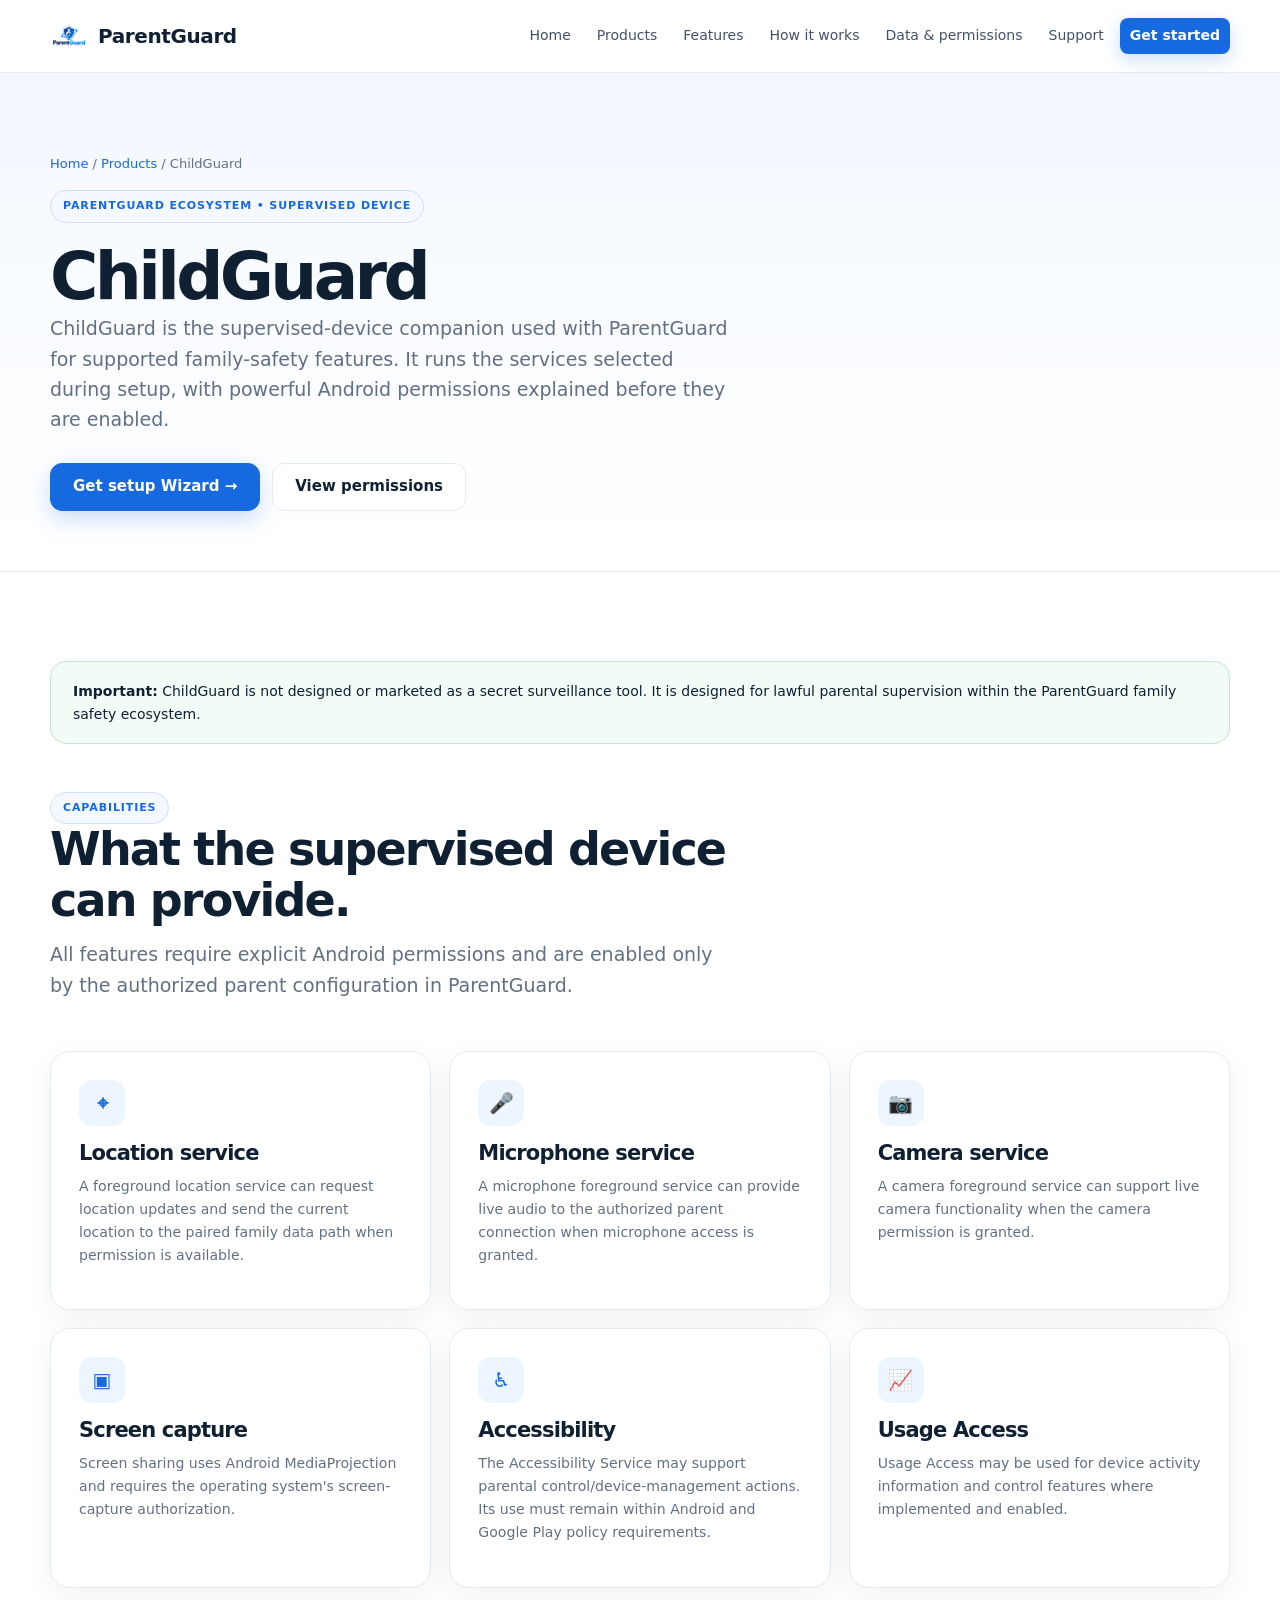
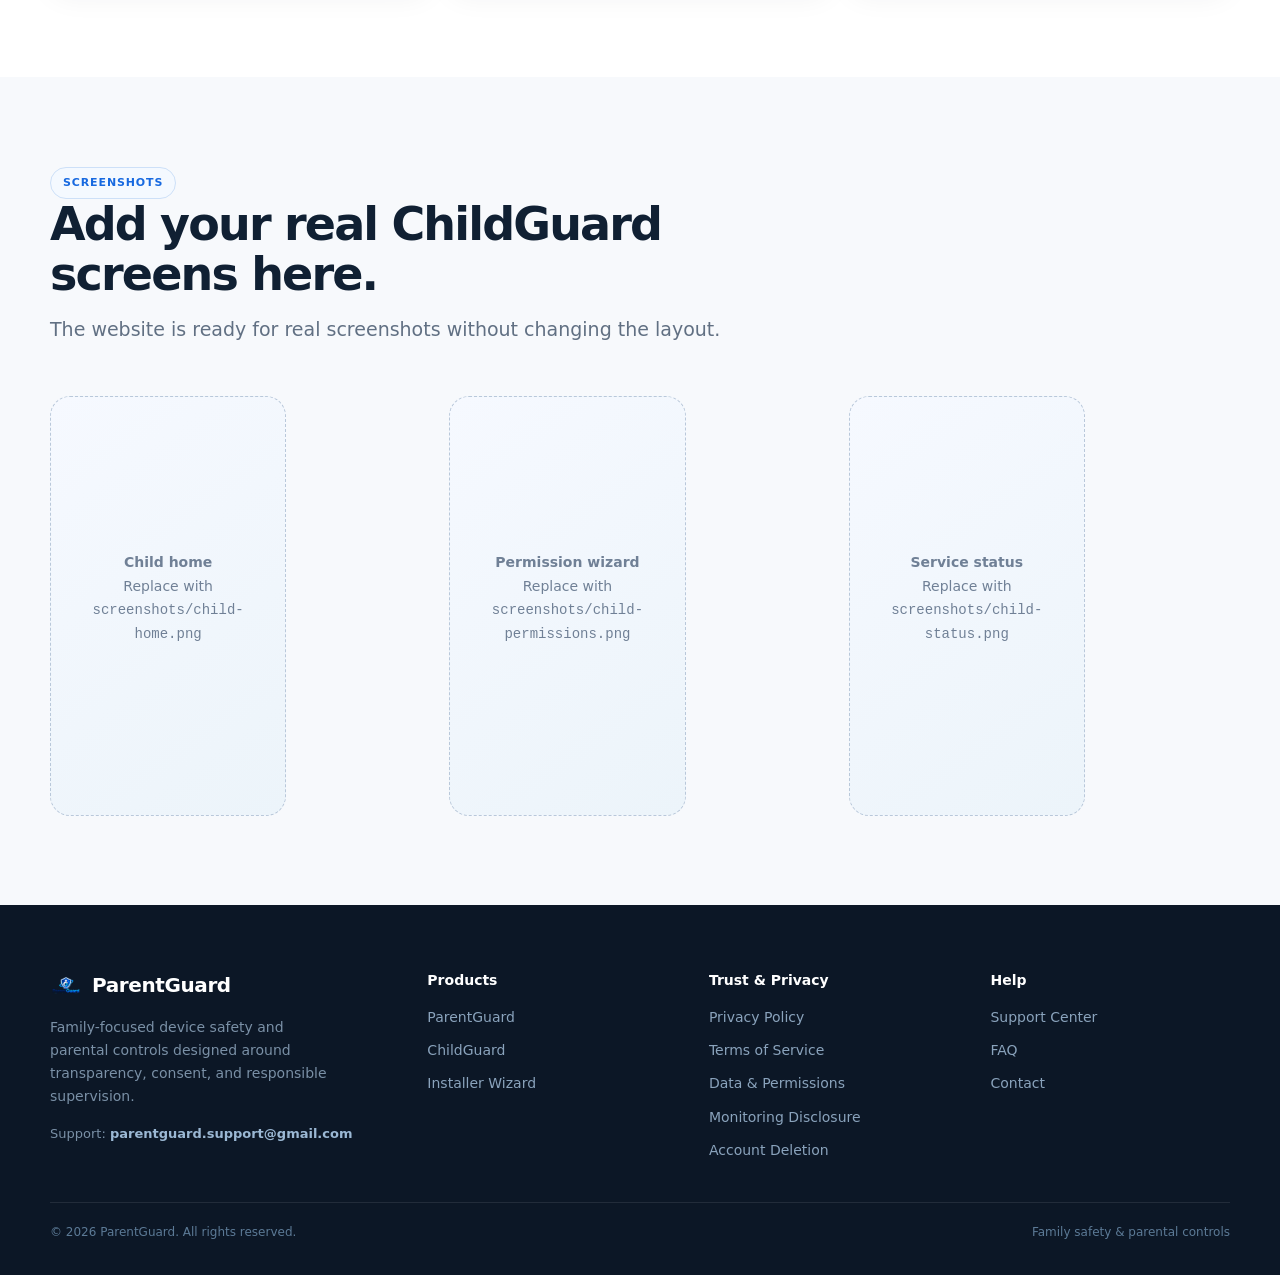
<file: child.html>
<!doctype html>
<html lang="en">
<head>
<meta charset="utf-8">
<meta name="viewport" content="width=device-width,initial-scale=1">
<title>ChildGuard — Supervised Android Device | ParentGuard</title>
<meta name="description" content="ChildGuard is the supervised-device companion app used with ParentGuard for Android family safety. Clear permissions and transparent operation.">
<meta name="theme-color" content="#1769e0">
<link rel="icon" type="image/png" href="assets/img/parent_controller_logo.png">
<link rel="apple-touch-icon" href="assets/img/parent_controller_logo.png">
<meta property="og:type" content="website">
<meta property="og:title" content="ChildGuard — Supervised Android Device | ParentGuard">
<meta property="og:description" content="ChildGuard is the supervised-device companion used with ParentGuard for family safety on Android.">
<meta property="og:image" content="assets/img/parent_controller_logo.png">
<meta name="twitter:card" content="summary">
<meta name="twitter:title" content="ChildGuard — Supervised Android Device | ParentGuard">
<meta name="twitter:description" content="Supervised-device companion app for the ParentGuard family safety platform.">
<link rel="stylesheet" href="assets/css/styles.css">
<script defer src="assets/js/config.js"></script>
</head>
<body>

<nav class="nav" role="navigation" aria-label="Main navigation">
 <div class="container nav-inner">
  <a class="brand" href="index.html" aria-label="ParentGuard home">
   <img class="logo" src="assets/img/parent_controller_logo.png" alt="ParentGuard logo" width="38" height="38">
   <span>ParentGuard</span>
  </a>
  <button class="menu-btn" aria-label="Open navigation menu" aria-expanded="false" aria-controls="nav-links">☰</button>
  <div class="nav-links" id="nav-links" role="menubar">
   <a href="index.html" role="menuitem">Home</a>
   <a href="index.html#products" role="menuitem">Products</a>
   <a href="index.html#features" role="menuitem">Features</a>
   <a href="index.html#how-it-works" role="menuitem">How it works</a>
   <a href="data-permissions.html" role="menuitem">Data &amp; permissions</a>
   <a href="support.html" role="menuitem">Support</a>
   <a class="nav-cta" href="index.html#download" role="menuitem">Get started</a>
  </div>
 </div>
</nav>


<section class="page-hero" aria-labelledby="page-heading">
 <div class="container">
  <nav class="breadcrumb" aria-label="Breadcrumb">
   <a href="index.html">Home</a> / <a href="index.html#products">Products</a> / ChildGuard
  </nav>
  <span class="eyebrow">ParentGuard Ecosystem &bull; Supervised Device</span>
  <h1 id="page-heading">ChildGuard</h1>
  <p class="lead">ChildGuard is the supervised-device companion used with ParentGuard for supported family-safety features. It runs the services selected during setup, with powerful Android permissions explained before they are enabled.</p>
  <div class="hero-actions">
   <a class="btn btn-primary" data-wizard-url href="#">Get setup Wizard &rarr;</a>
   <a class="btn btn-secondary" href="data-permissions.html">View permissions</a>
  </div>
 </div>
</section>

<section class="section" aria-labelledby="capabilities-heading">
 <div class="container">
  <div class="callout notice" role="note">
   <strong>Important:</strong> ChildGuard is not designed or marketed as a secret surveillance tool. It is designed for lawful parental supervision within the ParentGuard family safety ecosystem.
  </div>
  <div class="section-head" style="margin-top:48px">
   <span class="eyebrow">Capabilities</span>
   <h2 id="capabilities-heading">What the supervised device can provide.</h2>
   <p class="lead">All features require explicit Android permissions and are enabled only by the authorized parent configuration in ParentGuard.</p>
  </div>
  <div class="grid-3">
   <article class="card reveal">
    <div class="icon-box" aria-hidden="true">&#8982;</div>
    <h3>Location service</h3>
    <p class="muted">A foreground location service can request location updates and send the current location to the paired family data path when permission is available.</p>
   </article>
   <article class="card reveal">
    <div class="icon-box" aria-hidden="true">&#127908;</div>
    <h3>Microphone service</h3>
    <p class="muted">A microphone foreground service can provide live audio to the authorized parent connection when microphone access is granted.</p>
   </article>
   <article class="card reveal">
    <div class="icon-box" aria-hidden="true">&#128247;</div>
    <h3>Camera service</h3>
    <p class="muted">A camera foreground service can support live camera functionality when the camera permission is granted.</p>
   </article>
   <article class="card reveal">
    <div class="icon-box" aria-hidden="true">&#9635;</div>
    <h3>Screen capture</h3>
    <p class="muted">Screen sharing uses Android MediaProjection and requires the operating system's screen-capture authorization.</p>
   </article>
   <article class="card reveal">
    <div class="icon-box" aria-hidden="true">&#9855;</div>
    <h3>Accessibility</h3>
    <p class="muted">The Accessibility Service may support parental control/device-management actions. Its use must remain within Android and Google Play policy requirements.</p>
   </article>
   <article class="card reveal">
    <div class="icon-box" aria-hidden="true">&#128200;</div>
    <h3>Usage Access</h3>
    <p class="muted">Usage Access may be used for device activity information and control features where implemented and enabled.</p>
   </article>
  </div>
 </div>
</section>

<section class="section section-alt" aria-labelledby="screenshots-heading">
 <div class="container">
  <div class="section-head">
   <span class="eyebrow">Screenshots</span>
   <h2 id="screenshots-heading">Add your real ChildGuard screens here.</h2>
   <p class="lead">The website is ready for real screenshots without changing the layout.</p>
  </div>
  <div class="screenshot-grid">
   <div class="screenshot">
    <div>
     <strong>Child home</strong>
     <p>Replace with <code>screenshots/child-home.png</code></p>
    </div>
   </div>
   <div class="screenshot">
    <div>
     <strong>Permission wizard</strong>
     <p>Replace with <code>screenshots/child-permissions.png</code></p>
    </div>
   </div>
   <div class="screenshot">
    <div>
     <strong>Service status</strong>
     <p>Replace with <code>screenshots/child-status.png</code></p>
    </div>
   </div>
  </div>
 </div>
</section>


<footer class="footer" role="contentinfo">
 <div class="container">
  <div class="footer-grid">
   <div>
    <a class="brand" href="index.html" aria-label="ParentGuard home">
     <img class="logo" src="assets/img/parent_controller_logo.png" alt="ParentGuard logo" width="32" height="32" loading="lazy">
     <span>ParentGuard</span>
    </a>
    <p class="footer-desc">Family-focused device safety and parental controls designed around transparency, consent, and responsible supervision.</p>
    <p class="footer-contact">Support: <a data-support-email href="mailto:parentguard.support@gmail.com">parentguard.support@gmail.com</a></p>
   </div>
   <div>
    <div class="footer-title">Products</div>
    <div class="footer-links">
     <a href="parent.html">ParentGuard</a>
     <a href="child.html">ChildGuard</a>
     <a href="wizard.html">Installer Wizard</a>
    </div>
   </div>
   <div>
    <div class="footer-title">Trust &amp; Privacy</div>
    <div class="footer-links">
     <a href="privacy.html">Privacy Policy</a>
     <a href="terms.html">Terms of Service</a>
     <a href="data-permissions.html">Data &amp; Permissions</a>
     <a href="monitoring-disclosure.html">Monitoring Disclosure</a>
     <a href="account-deletion.html">Account Deletion</a>
    </div>
   </div>
   <div>
    <div class="footer-title">Help</div>
    <div class="footer-links">
     <a href="support.html">Support Center</a>
     <a href="index.html#faq">FAQ</a>
     <a href="support.html#contact">Contact</a>
    </div>
   </div>
  </div>
  <div class="footer-bottom">
   <span>&copy; <span data-year></span> ParentGuard. All rights reserved.</span>
   <span>Family safety &amp; parental controls</span>
  </div>
 </div>
</footer>

</body>
</html>
</file>
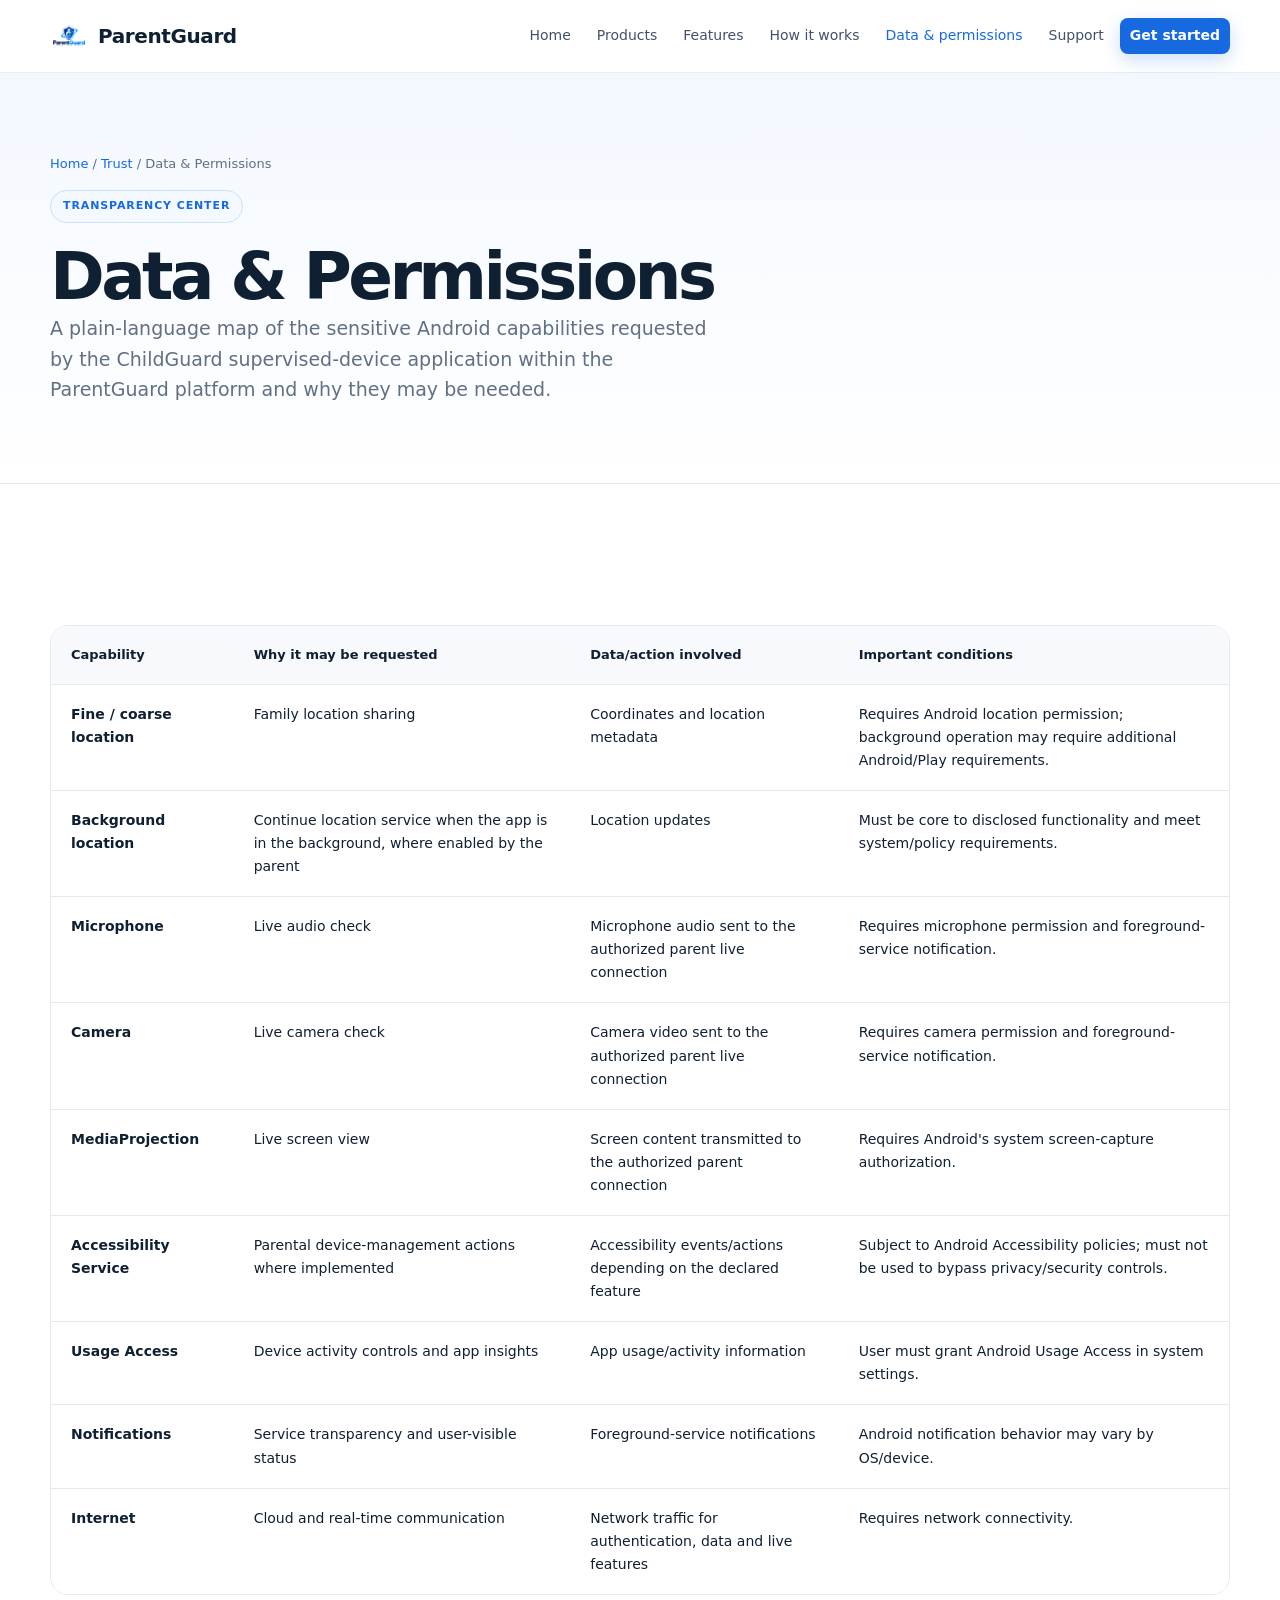
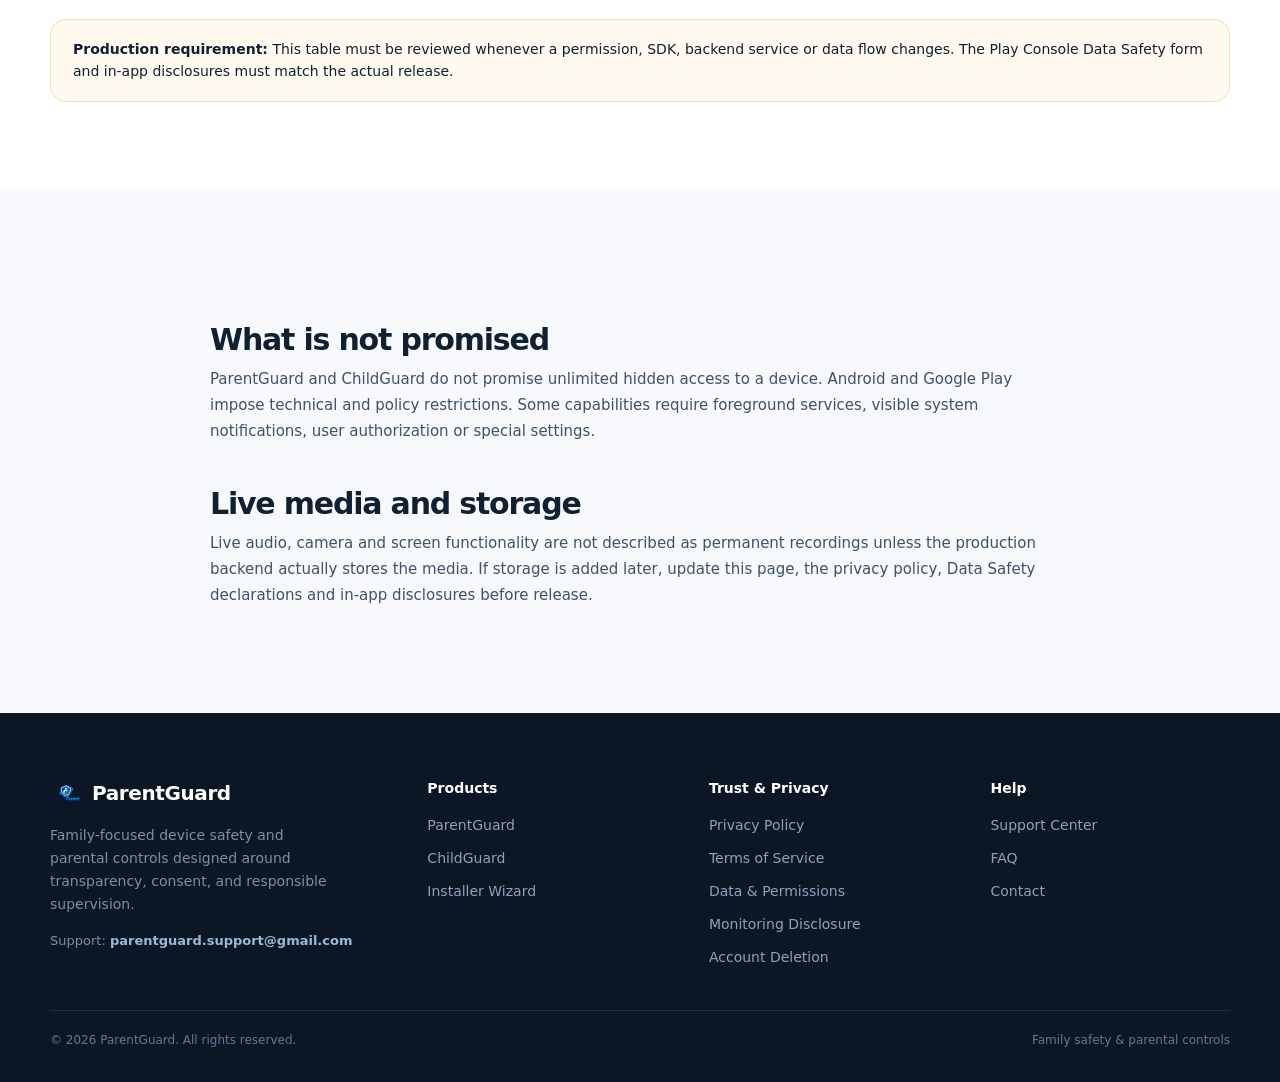
<file: data-permissions.html>
<!doctype html>
<html lang="en">
<head>
<meta charset="utf-8">
<meta name="viewport" content="width=device-width,initial-scale=1">
<title>ParentGuard — Data &amp; Permissions</title>
<meta name="description" content="A plain-language map of sensitive Android capabilities requested by ChildGuard within the ParentGuard family safety platform.">
<meta name="theme-color" content="#1769e0">
<link rel="icon" type="image/png" href="assets/img/parent_controller_logo.png">
<link rel="apple-touch-icon" href="assets/img/parent_controller_logo.png">
<meta property="og:type" content="website">
<meta property="og:title" content="ParentGuard — Data &amp; Permissions">
<meta property="og:description" content="Plain-language map of sensitive Android permissions used by ChildGuard within the ParentGuard family safety platform.">
<meta property="og:image" content="assets/img/parent_controller_logo.png">
<meta name="twitter:card" content="summary">
<meta name="twitter:title" content="ParentGuard — Data &amp; Permissions">
<meta name="twitter:description" content="Plain-language map of sensitive Android permissions used by ChildGuard within ParentGuard.">
<link rel="stylesheet" href="assets/css/styles.css">
<script defer src="assets/js/config.js"></script>
</head>
<body>

<nav class="nav" role="navigation" aria-label="Main navigation">
 <div class="container nav-inner">
  <a class="brand" href="index.html" aria-label="ParentGuard home">
   <img class="logo" src="assets/img/parent_controller_logo.png" alt="ParentGuard logo" width="38" height="38">
   <span>ParentGuard</span>
  </a>
  <button class="menu-btn" aria-label="Open navigation menu" aria-expanded="false" aria-controls="nav-links">☰</button>
  <div class="nav-links" id="nav-links" role="menubar">
   <a href="index.html" role="menuitem">Home</a>
   <a href="index.html#products" role="menuitem">Products</a>
   <a href="index.html#features" role="menuitem">Features</a>
   <a href="index.html#how-it-works" role="menuitem">How it works</a>
   <a href="data-permissions.html" role="menuitem">Data &amp; permissions</a>
   <a href="support.html" role="menuitem">Support</a>
   <a class="nav-cta" href="index.html#download" role="menuitem">Get started</a>
  </div>
 </div>
</nav>


<section class="page-hero" aria-labelledby="page-heading">
 <div class="container">
  <nav class="breadcrumb" aria-label="Breadcrumb">
   <a href="index.html">Home</a> / <a href="index.html#privacy">Trust</a> / Data &amp; Permissions
  </nav>
  <span class="eyebrow">Transparency center</span>
  <h1 id="page-heading">Data &amp; Permissions</h1>
  <p class="lead">A plain-language map of the sensitive Android capabilities requested by the ChildGuard supervised-device application within the ParentGuard platform and why they may be needed.</p>
 </div>
</section>

<section class="section" aria-labelledby="table-heading">
 <div class="container">
  <div class="section-head">
   <h2 id="table-heading" class="sr-only">Permission table</h2>
  </div>
  <div class="table-wrap" role="region" aria-label="Permission reference table">
   <table>
    <thead>
     <tr>
      <th scope="col">Capability</th>
      <th scope="col">Why it may be requested</th>
      <th scope="col">Data/action involved</th>
      <th scope="col">Important conditions</th>
     </tr>
    </thead>
    <tbody>
     <tr>
      <td><strong>Fine / coarse location</strong></td>
      <td>Family location sharing</td>
      <td>Coordinates and location metadata</td>
      <td>Requires Android location permission; background operation may require additional Android/Play requirements.</td>
     </tr>
     <tr>
      <td><strong>Background location</strong></td>
      <td>Continue location service when the app is in the background, where enabled by the parent</td>
      <td>Location updates</td>
      <td>Must be core to disclosed functionality and meet system/policy requirements.</td>
     </tr>
     <tr>
      <td><strong>Microphone</strong></td>
      <td>Live audio check</td>
      <td>Microphone audio sent to the authorized parent live connection</td>
      <td>Requires microphone permission and foreground-service notification.</td>
     </tr>
     <tr>
      <td><strong>Camera</strong></td>
      <td>Live camera check</td>
      <td>Camera video sent to the authorized parent live connection</td>
      <td>Requires camera permission and foreground-service notification.</td>
     </tr>
     <tr>
      <td><strong>MediaProjection</strong></td>
      <td>Live screen view</td>
      <td>Screen content transmitted to the authorized parent connection</td>
      <td>Requires Android's system screen-capture authorization.</td>
     </tr>
     <tr>
      <td><strong>Accessibility Service</strong></td>
      <td>Parental device-management actions where implemented</td>
      <td>Accessibility events/actions depending on the declared feature</td>
      <td>Subject to Android Accessibility policies; must not be used to bypass privacy/security controls.</td>
     </tr>
     <tr>
      <td><strong>Usage Access</strong></td>
      <td>Device activity controls and app insights</td>
      <td>App usage/activity information</td>
      <td>User must grant Android Usage Access in system settings.</td>
     </tr>
     <tr>
      <td><strong>Notifications</strong></td>
      <td>Service transparency and user-visible status</td>
      <td>Foreground-service notifications</td>
      <td>Android notification behavior may vary by OS/device.</td>
     </tr>
     <tr>
      <td><strong>Internet</strong></td>
      <td>Cloud and real-time communication</td>
      <td>Network traffic for authentication, data and live features</td>
      <td>Requires network connectivity.</td>
     </tr>
    </tbody>
   </table>
  </div>
  <div class="callout warning" style="margin-top:24px" role="note">
   <strong>Production requirement:</strong> This table must be reviewed whenever a permission, SDK, backend service or data flow changes. The Play Console Data Safety form and in-app disclosures must match the actual release.
  </div>
 </div>
</section>

<section class="section section-alt" aria-labelledby="detail-heading">
 <div class="container prose">
  <h2 id="detail-heading">What is not promised</h2>
  <p>ParentGuard and ChildGuard do not promise unlimited hidden access to a device. Android and Google Play impose technical and policy restrictions. Some capabilities require foreground services, visible system notifications, user authorization or special settings.</p>
  <h2>Live media and storage</h2>
  <p>Live audio, camera and screen functionality are not described as permanent recordings unless the production backend actually stores the media. If storage is added later, update this page, the privacy policy, Data Safety declarations and in-app disclosures before release.</p>
 </div>
</section>


<footer class="footer" role="contentinfo">
 <div class="container">
  <div class="footer-grid">
   <div>
    <a class="brand" href="index.html" aria-label="ParentGuard home">
     <img class="logo" src="assets/img/parent_controller_logo.png" alt="ParentGuard logo" width="32" height="32" loading="lazy">
     <span>ParentGuard</span>
    </a>
    <p class="footer-desc">Family-focused device safety and parental controls designed around transparency, consent, and responsible supervision.</p>
    <p class="footer-contact">Support: <a data-support-email href="mailto:parentguard.support@gmail.com">parentguard.support@gmail.com</a></p>
   </div>
   <div>
    <div class="footer-title">Products</div>
    <div class="footer-links">
     <a href="parent.html">ParentGuard</a>
     <a href="child.html">ChildGuard</a>
     <a href="wizard.html">Installer Wizard</a>
    </div>
   </div>
   <div>
    <div class="footer-title">Trust &amp; Privacy</div>
    <div class="footer-links">
     <a href="privacy.html">Privacy Policy</a>
     <a href="terms.html">Terms of Service</a>
     <a href="data-permissions.html">Data &amp; Permissions</a>
     <a href="monitoring-disclosure.html">Monitoring Disclosure</a>
     <a href="account-deletion.html">Account Deletion</a>
    </div>
   </div>
   <div>
    <div class="footer-title">Help</div>
    <div class="footer-links">
     <a href="support.html">Support Center</a>
     <a href="index.html#faq">FAQ</a>
     <a href="support.html#contact">Contact</a>
    </div>
   </div>
  </div>
  <div class="footer-bottom">
   <span>&copy; <span data-year></span> ParentGuard. All rights reserved.</span>
   <span>Family safety &amp; parental controls</span>
  </div>
 </div>
</footer>

</body>
</html>
</file>
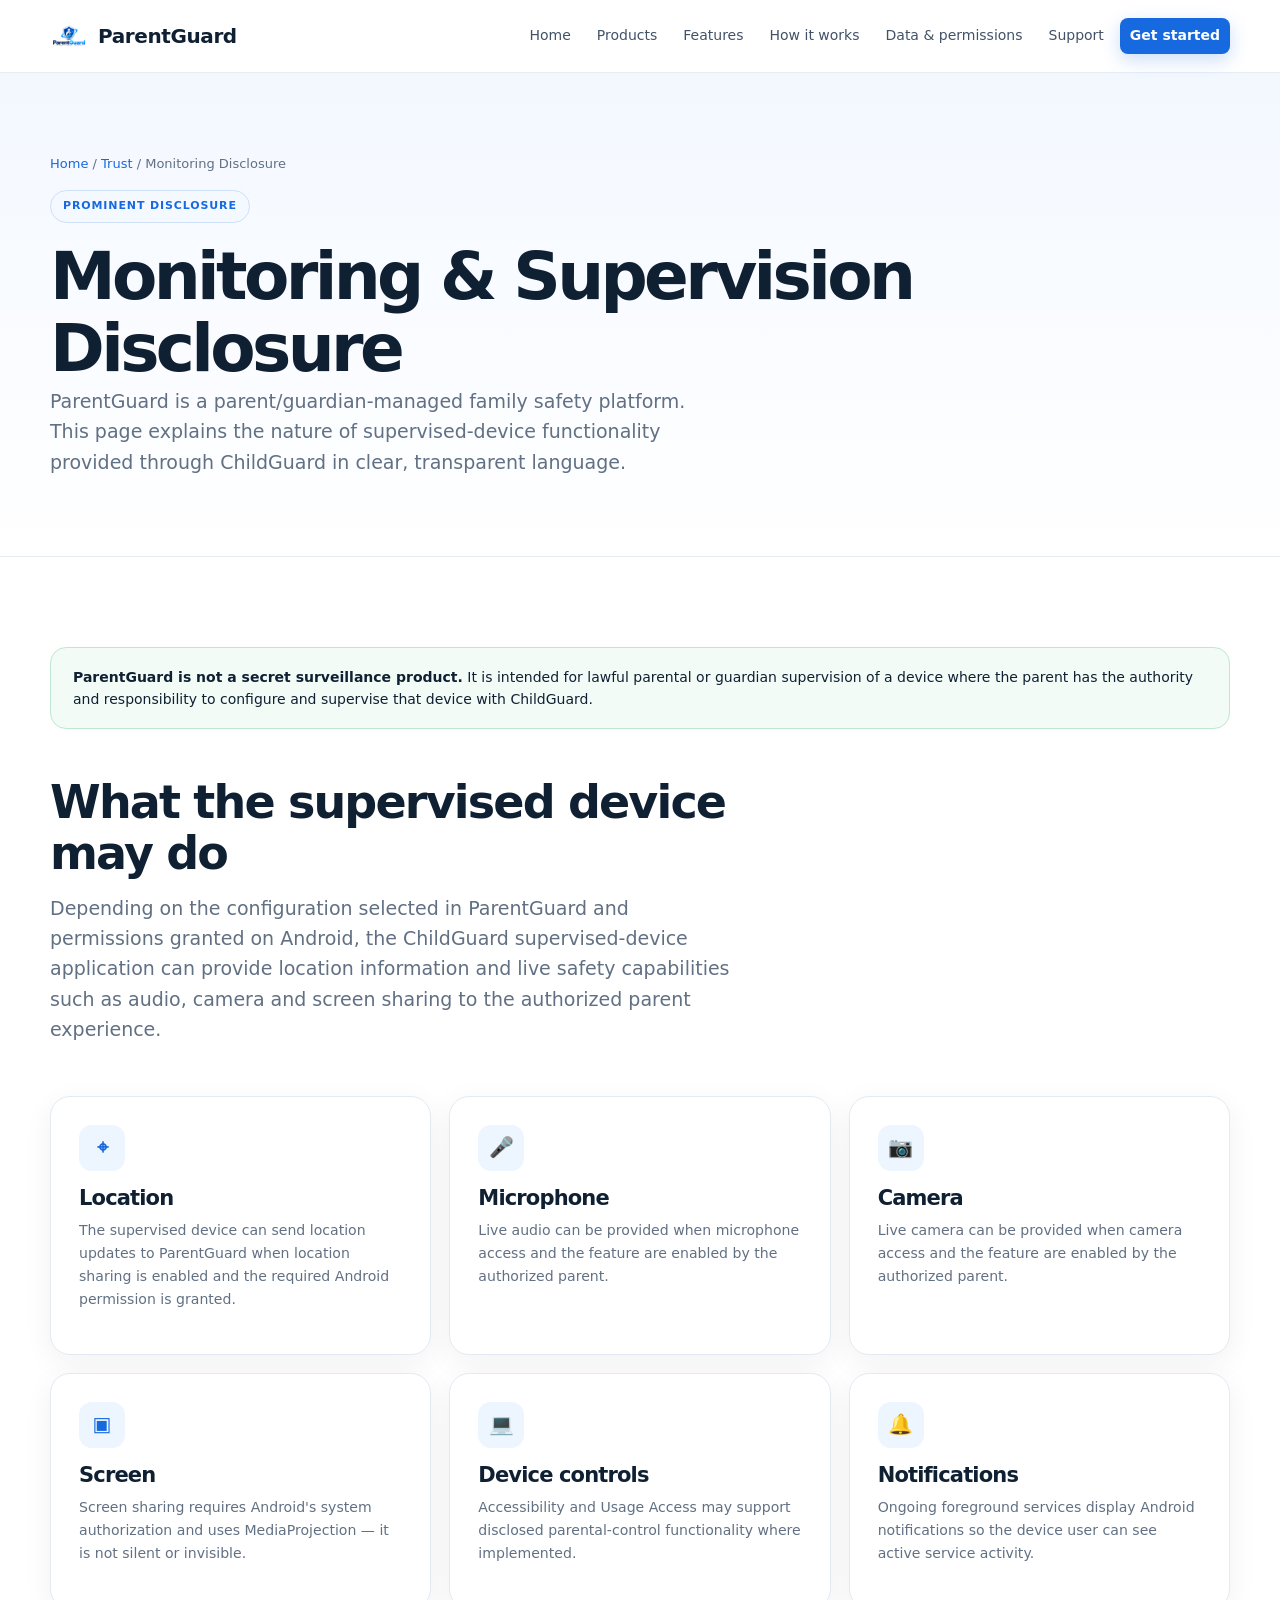
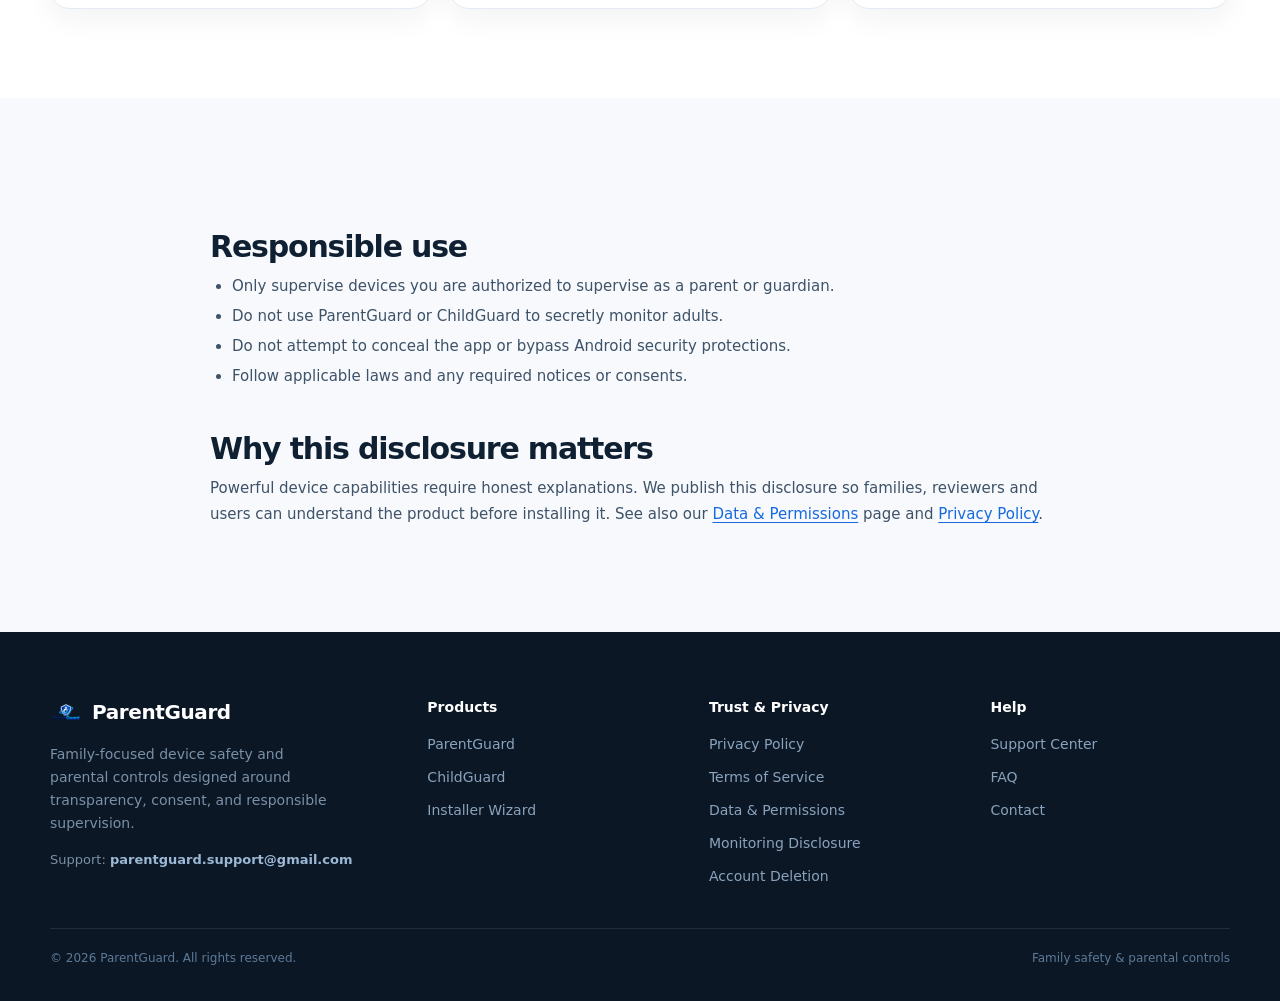
<file: monitoring-disclosure.html>
<!doctype html>
<html lang="en">
<head>
<meta charset="utf-8">
<meta name="viewport" content="width=device-width,initial-scale=1">
<title>ParentGuard — Monitoring &amp; Supervision Disclosure</title>
<meta name="description" content="ParentGuard monitoring disclosure: how supervised-device features operate via ChildGuard, required Android permissions, and responsible use guidelines.">
<meta name="theme-color" content="#1769e0">
<link rel="icon" type="image/png" href="assets/img/parent_controller_logo.png">
<link rel="apple-touch-icon" href="assets/img/parent_controller_logo.png">
<meta property="og:type" content="website">
<meta property="og:title" content="ParentGuard — Monitoring &amp; Supervision Disclosure">
<meta property="og:description" content="Transparent explanation of supervised-device monitoring within the ParentGuard family safety platform.">
<meta property="og:image" content="assets/img/parent_controller_logo.png">
<meta name="twitter:card" content="summary">
<meta name="twitter:title" content="ParentGuard — Monitoring &amp; Supervision Disclosure">
<meta name="twitter:description" content="Transparent explanation of supervised-device monitoring within the ParentGuard platform.">
<link rel="stylesheet" href="assets/css/styles.css">
<script defer src="assets/js/config.js"></script>
</head>
<body>

<nav class="nav" role="navigation" aria-label="Main navigation">
 <div class="container nav-inner">
  <a class="brand" href="index.html" aria-label="ParentGuard home">
   <img class="logo" src="assets/img/parent_controller_logo.png" alt="ParentGuard logo" width="38" height="38">
   <span>ParentGuard</span>
  </a>
  <button class="menu-btn" aria-label="Open navigation menu" aria-expanded="false" aria-controls="nav-links">☰</button>
  <div class="nav-links" id="nav-links" role="menubar">
   <a href="index.html" role="menuitem">Home</a>
   <a href="index.html#products" role="menuitem">Products</a>
   <a href="index.html#features" role="menuitem">Features</a>
   <a href="index.html#how-it-works" role="menuitem">How it works</a>
   <a href="data-permissions.html" role="menuitem">Data &amp; permissions</a>
   <a href="support.html" role="menuitem">Support</a>
   <a class="nav-cta" href="index.html#download" role="menuitem">Get started</a>
  </div>
 </div>
</nav>


<section class="page-hero" aria-labelledby="page-heading">
 <div class="container">
  <nav class="breadcrumb" aria-label="Breadcrumb">
   <a href="index.html">Home</a> / <a href="index.html#privacy">Trust</a> / Monitoring Disclosure
  </nav>
  <span class="eyebrow">Prominent disclosure</span>
  <h1 id="page-heading">Monitoring &amp; Supervision Disclosure</h1>
  <p class="lead">ParentGuard is a parent/guardian-managed family safety platform. This page explains the nature of supervised-device functionality provided through ChildGuard in clear, transparent language.</p>
 </div>
</section>

<section class="section" aria-labelledby="what-heading">
 <div class="container">
  <div class="callout notice" role="note">
   <strong>ParentGuard is not a secret surveillance product.</strong> It is intended for lawful parental or guardian supervision of a device where the parent has the authority and responsibility to configure and supervise that device with ChildGuard.
  </div>
  <div class="section-head" style="margin-top:48px">
   <h2 id="what-heading">What the supervised device may do</h2>
   <p class="lead">Depending on the configuration selected in ParentGuard and permissions granted on Android, the ChildGuard supervised-device application can provide location information and live safety capabilities such as audio, camera and screen sharing to the authorized parent experience.</p>
  </div>
  <div class="grid-3">
   <div class="card reveal">
    <div class="icon-box" aria-hidden="true">&#8982;</div>
    <h3>Location</h3>
    <p class="muted">The supervised device can send location updates to ParentGuard when location sharing is enabled and the required Android permission is granted.</p>
   </div>
   <div class="card reveal">
    <div class="icon-box" aria-hidden="true">&#127908;</div>
    <h3>Microphone</h3>
    <p class="muted">Live audio can be provided when microphone access and the feature are enabled by the authorized parent.</p>
   </div>
   <div class="card reveal">
    <div class="icon-box" aria-hidden="true">&#128247;</div>
    <h3>Camera</h3>
    <p class="muted">Live camera can be provided when camera access and the feature are enabled by the authorized parent.</p>
   </div>
   <div class="card reveal">
    <div class="icon-box" aria-hidden="true">&#9635;</div>
    <h3>Screen</h3>
    <p class="muted">Screen sharing requires Android's system authorization and uses MediaProjection &mdash; it is not silent or invisible.</p>
   </div>
   <div class="card reveal">
    <div class="icon-box" aria-hidden="true">&#128187;</div>
    <h3>Device controls</h3>
    <p class="muted">Accessibility and Usage Access may support disclosed parental-control functionality where implemented.</p>
   </div>
   <div class="card reveal">
    <div class="icon-box" aria-hidden="true">&#128276;</div>
    <h3>Notifications</h3>
    <p class="muted">Ongoing foreground services display Android notifications so the device user can see active service activity.</p>
   </div>
  </div>
 </div>
</section>

<section class="section section-alt" aria-labelledby="responsible-heading">
 <div class="container prose">
  <h2 id="responsible-heading">Responsible use</h2>
  <ul>
   <li>Only supervise devices you are authorized to supervise as a parent or guardian.</li>
   <li>Do not use ParentGuard or ChildGuard to secretly monitor adults.</li>
   <li>Do not attempt to conceal the app or bypass Android security protections.</li>
   <li>Follow applicable laws and any required notices or consents.</li>
  </ul>
  <h2>Why this disclosure matters</h2>
  <p>Powerful device capabilities require honest explanations. We publish this disclosure so families, reviewers and users can understand the product before installing it. See also our <a href="data-permissions.html">Data &amp; Permissions</a> page and <a href="privacy.html">Privacy Policy</a>.</p>
 </div>
</section>


<footer class="footer" role="contentinfo">
 <div class="container">
  <div class="footer-grid">
   <div>
    <a class="brand" href="index.html" aria-label="ParentGuard home">
     <img class="logo" src="assets/img/parent_controller_logo.png" alt="ParentGuard logo" width="32" height="32" loading="lazy">
     <span>ParentGuard</span>
    </a>
    <p class="footer-desc">Family-focused device safety and parental controls designed around transparency, consent, and responsible supervision.</p>
    <p class="footer-contact">Support: <a data-support-email href="mailto:parentguard.support@gmail.com">parentguard.support@gmail.com</a></p>
   </div>
   <div>
    <div class="footer-title">Products</div>
    <div class="footer-links">
     <a href="parent.html">ParentGuard</a>
     <a href="child.html">ChildGuard</a>
     <a href="wizard.html">Installer Wizard</a>
    </div>
   </div>
   <div>
    <div class="footer-title">Trust &amp; Privacy</div>
    <div class="footer-links">
     <a href="privacy.html">Privacy Policy</a>
     <a href="terms.html">Terms of Service</a>
     <a href="data-permissions.html">Data &amp; Permissions</a>
     <a href="monitoring-disclosure.html">Monitoring Disclosure</a>
     <a href="account-deletion.html">Account Deletion</a>
    </div>
   </div>
   <div>
    <div class="footer-title">Help</div>
    <div class="footer-links">
     <a href="support.html">Support Center</a>
     <a href="index.html#faq">FAQ</a>
     <a href="support.html#contact">Contact</a>
    </div>
   </div>
  </div>
  <div class="footer-bottom">
   <span>&copy; <span data-year></span> ParentGuard. All rights reserved.</span>
   <span>Family safety &amp; parental controls</span>
  </div>
 </div>
</footer>

</body>
</html>
</file>
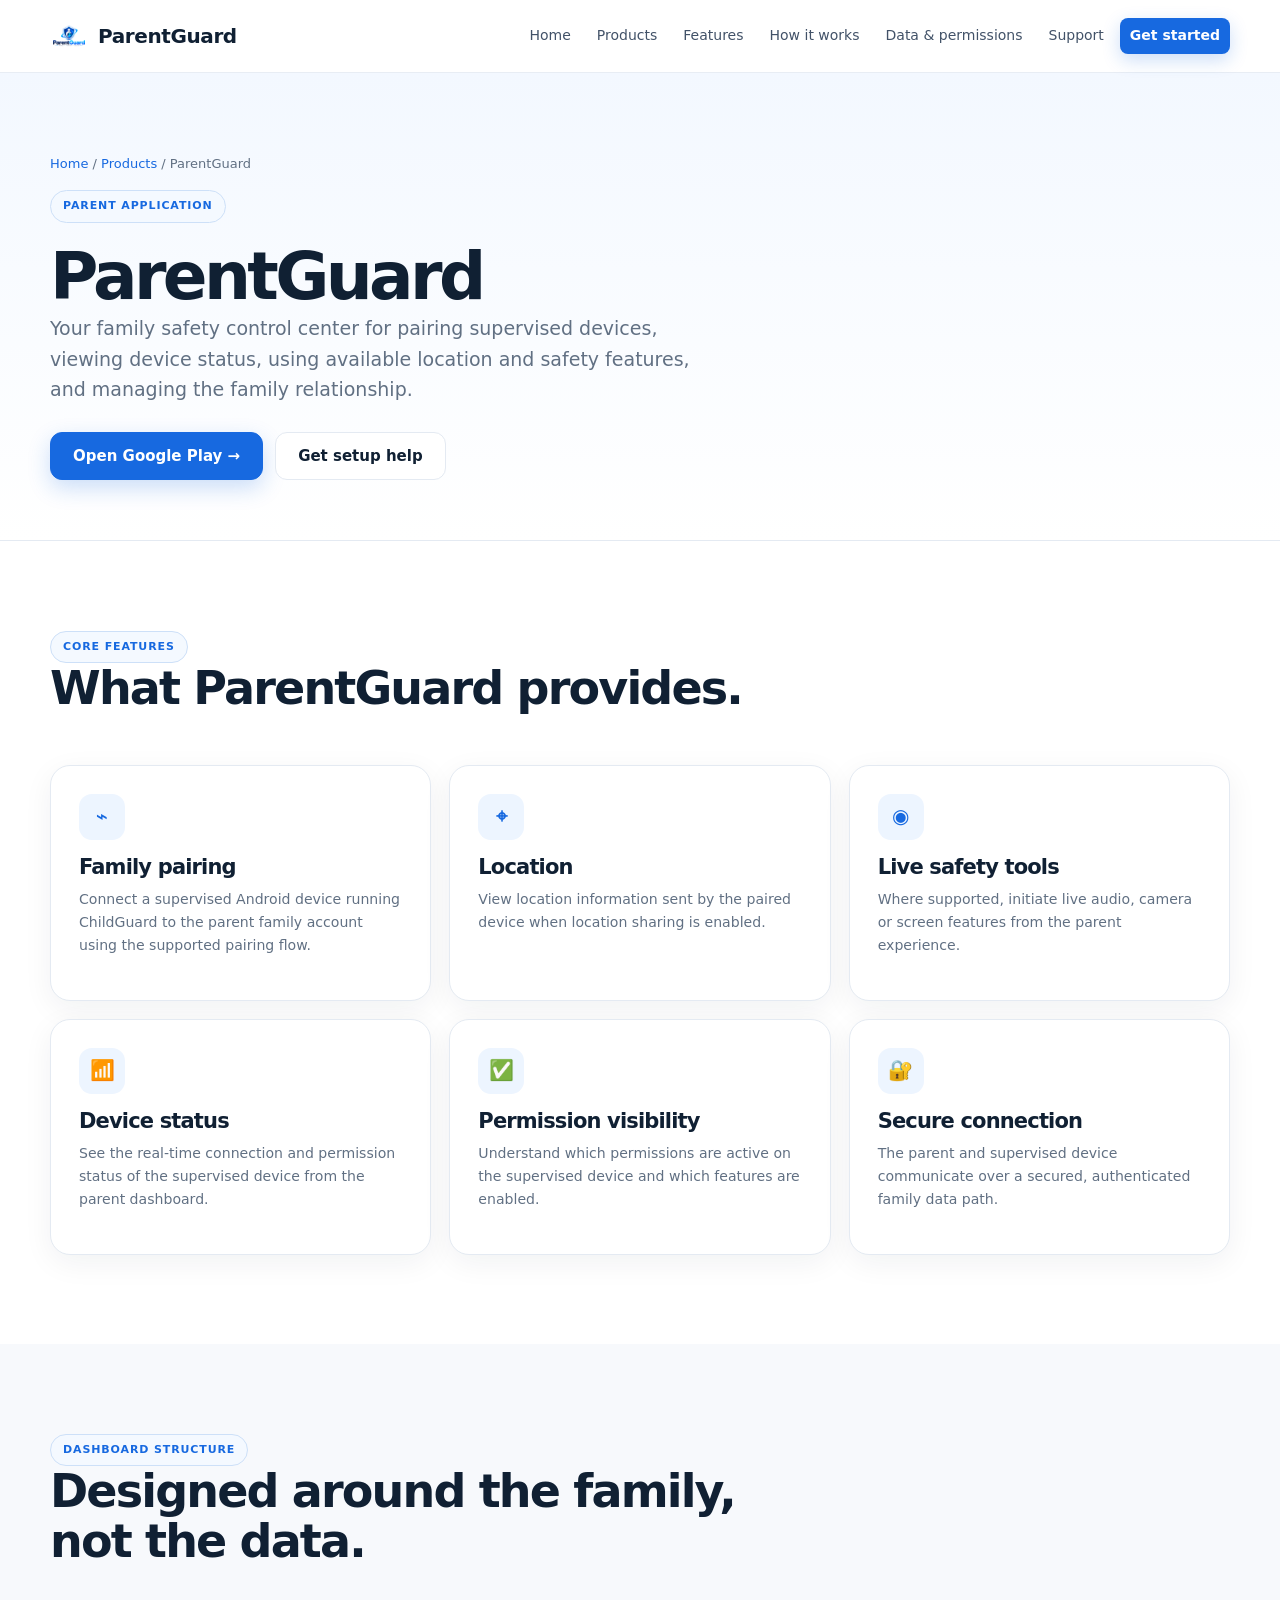
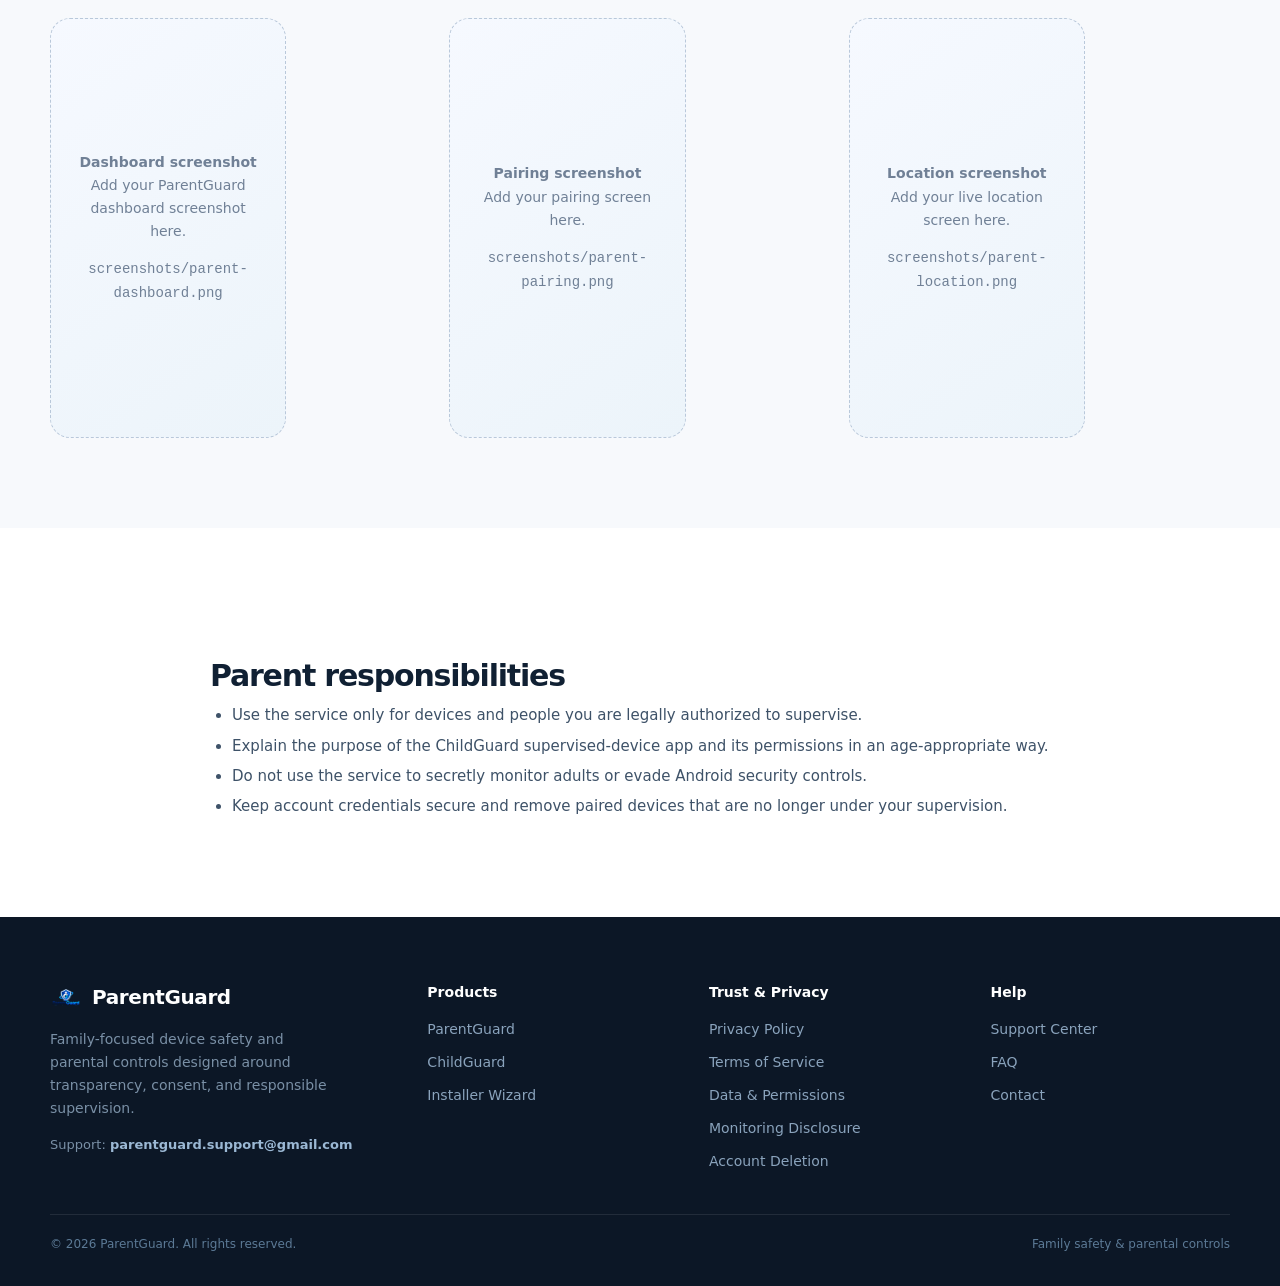
<file: parent.html>
<!doctype html>
<html lang="en">
<head>
<meta charset="utf-8">
<meta name="viewport" content="width=device-width,initial-scale=1">
<title>ParentGuard — Parent App</title>
<meta name="description" content="ParentGuard is the parent control center for family pairing, live location, device status and safety controls for your child's Android device.">
<meta name="theme-color" content="#1769e0">
<link rel="icon" type="image/png" href="assets/img/parent_controller_logo.png">
<link rel="apple-touch-icon" href="assets/img/parent_controller_logo.png">
<meta property="og:type" content="website">
<meta property="og:title" content="ParentGuard — Parent App">
<meta property="og:description" content="The parent control center for family pairing, live location, and safety controls on Android.">
<meta property="og:image" content="assets/img/parent_controller_logo.png">
<meta name="twitter:card" content="summary">
<meta name="twitter:title" content="ParentGuard — Parent App">
<meta name="twitter:description" content="The parent control center for family pairing, live location, and safety controls on Android.">
<link rel="stylesheet" href="assets/css/styles.css">
<script defer src="assets/js/config.js"></script>
</head>
<body>

<nav class="nav" role="navigation" aria-label="Main navigation">
 <div class="container nav-inner">
  <a class="brand" href="index.html" aria-label="ParentGuard home">
   <img class="logo" src="assets/img/parent_controller_logo.png" alt="ParentGuard logo" width="38" height="38">
   <span>ParentGuard</span>
  </a>
  <button class="menu-btn" aria-label="Open navigation menu" aria-expanded="false" aria-controls="nav-links">☰</button>
  <div class="nav-links" id="nav-links" role="menubar">
   <a href="index.html" role="menuitem">Home</a>
   <a href="index.html#products" role="menuitem">Products</a>
   <a href="index.html#features" role="menuitem">Features</a>
   <a href="index.html#how-it-works" role="menuitem">How it works</a>
   <a href="data-permissions.html" role="menuitem">Data &amp; permissions</a>
   <a href="support.html" role="menuitem">Support</a>
   <a class="nav-cta" href="index.html#download" role="menuitem">Get started</a>
  </div>
 </div>
</nav>


<section class="page-hero" aria-labelledby="page-heading">
 <div class="container">
  <nav class="breadcrumb" aria-label="Breadcrumb">
   <a href="index.html">Home</a> / <a href="index.html#products">Products</a> / ParentGuard
  </nav>
  <span class="eyebrow">Parent application</span>
  <h1 id="page-heading">ParentGuard</h1>
  <p class="lead">Your family safety control center for pairing supervised devices, viewing device status, using available location and safety features, and managing the family relationship.</p>
  <div class="hero-actions">
   <a class="btn btn-primary" data-parent-url href="#">Open Google Play &rarr;</a>
   <a class="btn btn-secondary" href="support.html">Get setup help</a>
  </div>
 </div>
</section>

<section class="section" aria-labelledby="features-heading">
 <div class="container">
  <div class="section-head">
   <span class="eyebrow">Core features</span>
   <h2 id="features-heading">What ParentGuard provides.</h2>
  </div>
  <div class="grid-3">
   <article class="card reveal">
    <div class="icon-box" aria-hidden="true">&#8961;</div>
    <h3>Family pairing</h3>
    <p class="muted">Connect a supervised Android device running ChildGuard to the parent family account using the supported pairing flow.</p>
   </article>
   <article class="card reveal">
    <div class="icon-box" aria-hidden="true">&#8982;</div>
    <h3>Location</h3>
    <p class="muted">View location information sent by the paired device when location sharing is enabled.</p>
   </article>
   <article class="card reveal">
    <div class="icon-box" aria-hidden="true">&#9673;</div>
    <h3>Live safety tools</h3>
    <p class="muted">Where supported, initiate live audio, camera or screen features from the parent experience.</p>
   </article>
   <article class="card reveal">
    <div class="icon-box" aria-hidden="true">&#128246;</div>
    <h3>Device status</h3>
    <p class="muted">See the real-time connection and permission status of the supervised device from the parent dashboard.</p>
   </article>
   <article class="card reveal">
    <div class="icon-box" aria-hidden="true">&#9989;</div>
    <h3>Permission visibility</h3>
    <p class="muted">Understand which permissions are active on the supervised device and which features are enabled.</p>
   </article>
   <article class="card reveal">
    <div class="icon-box" aria-hidden="true">&#128272;</div>
    <h3>Secure connection</h3>
    <p class="muted">The parent and supervised device communicate over a secured, authenticated family data path.</p>
   </article>
  </div>
 </div>
</section>

<section class="section section-alt" aria-labelledby="dashboard-heading">
 <div class="container">
  <div class="section-head">
   <span class="eyebrow">Dashboard structure</span>
   <h2 id="dashboard-heading">Designed around the family, not the data.</h2>
  </div>
  <div class="screenshot-grid">
   <div class="screenshot">
    <div>
     <strong>Dashboard screenshot</strong>
     <p>Add your ParentGuard dashboard screenshot here.</p>
     <code>screenshots/parent-dashboard.png</code>
    </div>
   </div>
   <div class="screenshot">
    <div>
     <strong>Pairing screenshot</strong>
     <p>Add your pairing screen here.</p>
     <code>screenshots/parent-pairing.png</code>
    </div>
   </div>
   <div class="screenshot">
    <div>
     <strong>Location screenshot</strong>
     <p>Add your live location screen here.</p>
     <code>screenshots/parent-location.png</code>
    </div>
   </div>
  </div>
 </div>
</section>

<section class="section" aria-labelledby="responsibilities-heading">
 <div class="container prose">
  <h2 id="responsibilities-heading">Parent responsibilities</h2>
  <ul>
   <li>Use the service only for devices and people you are legally authorized to supervise.</li>
   <li>Explain the purpose of the ChildGuard supervised-device app and its permissions in an age-appropriate way.</li>
   <li>Do not use the service to secretly monitor adults or evade Android security controls.</li>
   <li>Keep account credentials secure and remove paired devices that are no longer under your supervision.</li>
  </ul>
 </div>
</section>


<footer class="footer" role="contentinfo">
 <div class="container">
  <div class="footer-grid">
   <div>
    <a class="brand" href="index.html" aria-label="ParentGuard home">
     <img class="logo" src="assets/img/parent_controller_logo.png" alt="ParentGuard logo" width="32" height="32" loading="lazy">
     <span>ParentGuard</span>
    </a>
    <p class="footer-desc">Family-focused device safety and parental controls designed around transparency, consent, and responsible supervision.</p>
    <p class="footer-contact">Support: <a data-support-email href="mailto:parentguard.support@gmail.com">parentguard.support@gmail.com</a></p>
   </div>
   <div>
    <div class="footer-title">Products</div>
    <div class="footer-links">
     <a href="parent.html">ParentGuard</a>
     <a href="child.html">ChildGuard</a>
     <a href="wizard.html">Installer Wizard</a>
    </div>
   </div>
   <div>
    <div class="footer-title">Trust &amp; Privacy</div>
    <div class="footer-links">
     <a href="privacy.html">Privacy Policy</a>
     <a href="terms.html">Terms of Service</a>
     <a href="data-permissions.html">Data &amp; Permissions</a>
     <a href="monitoring-disclosure.html">Monitoring Disclosure</a>
     <a href="account-deletion.html">Account Deletion</a>
    </div>
   </div>
   <div>
    <div class="footer-title">Help</div>
    <div class="footer-links">
     <a href="support.html">Support Center</a>
     <a href="index.html#faq">FAQ</a>
     <a href="support.html#contact">Contact</a>
    </div>
   </div>
  </div>
  <div class="footer-bottom">
   <span>&copy; <span data-year></span> ParentGuard. All rights reserved.</span>
   <span>Family safety &amp; parental controls</span>
  </div>
 </div>
</footer>

</body>
</html>
</file>
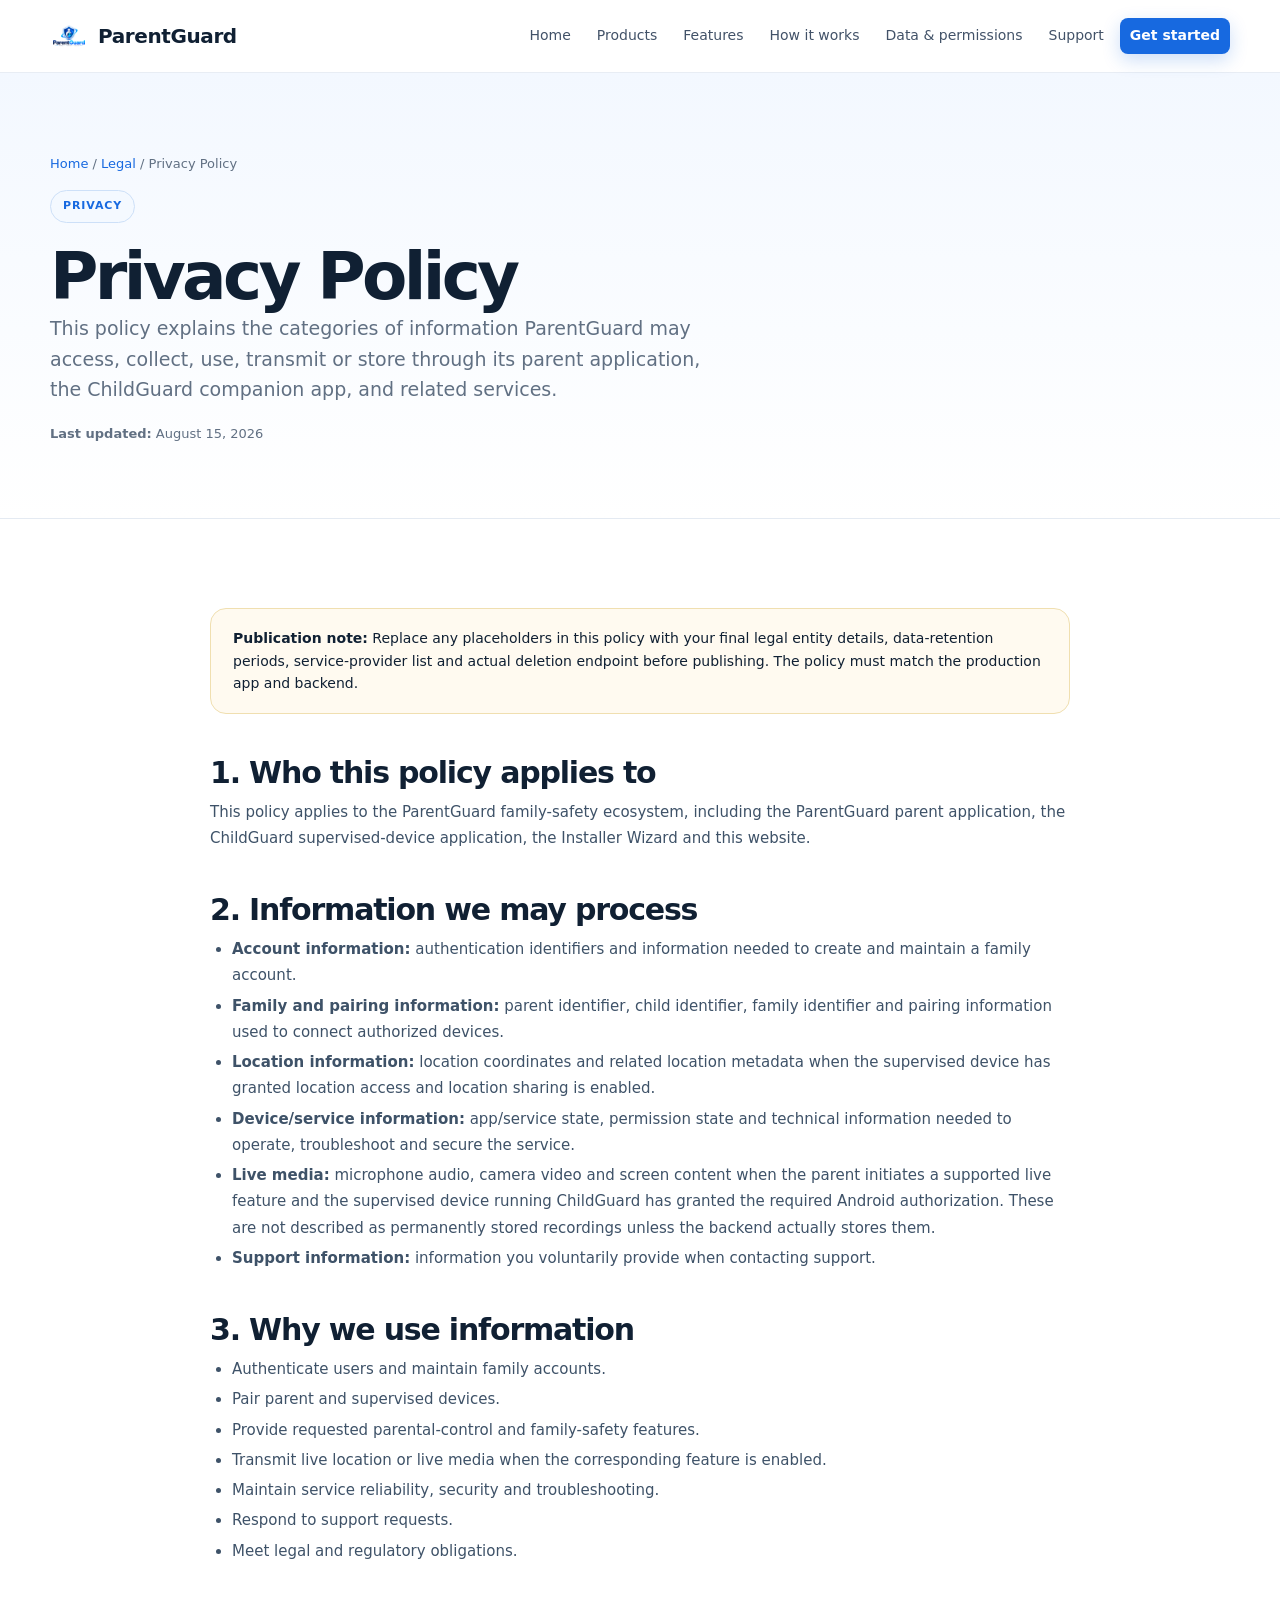
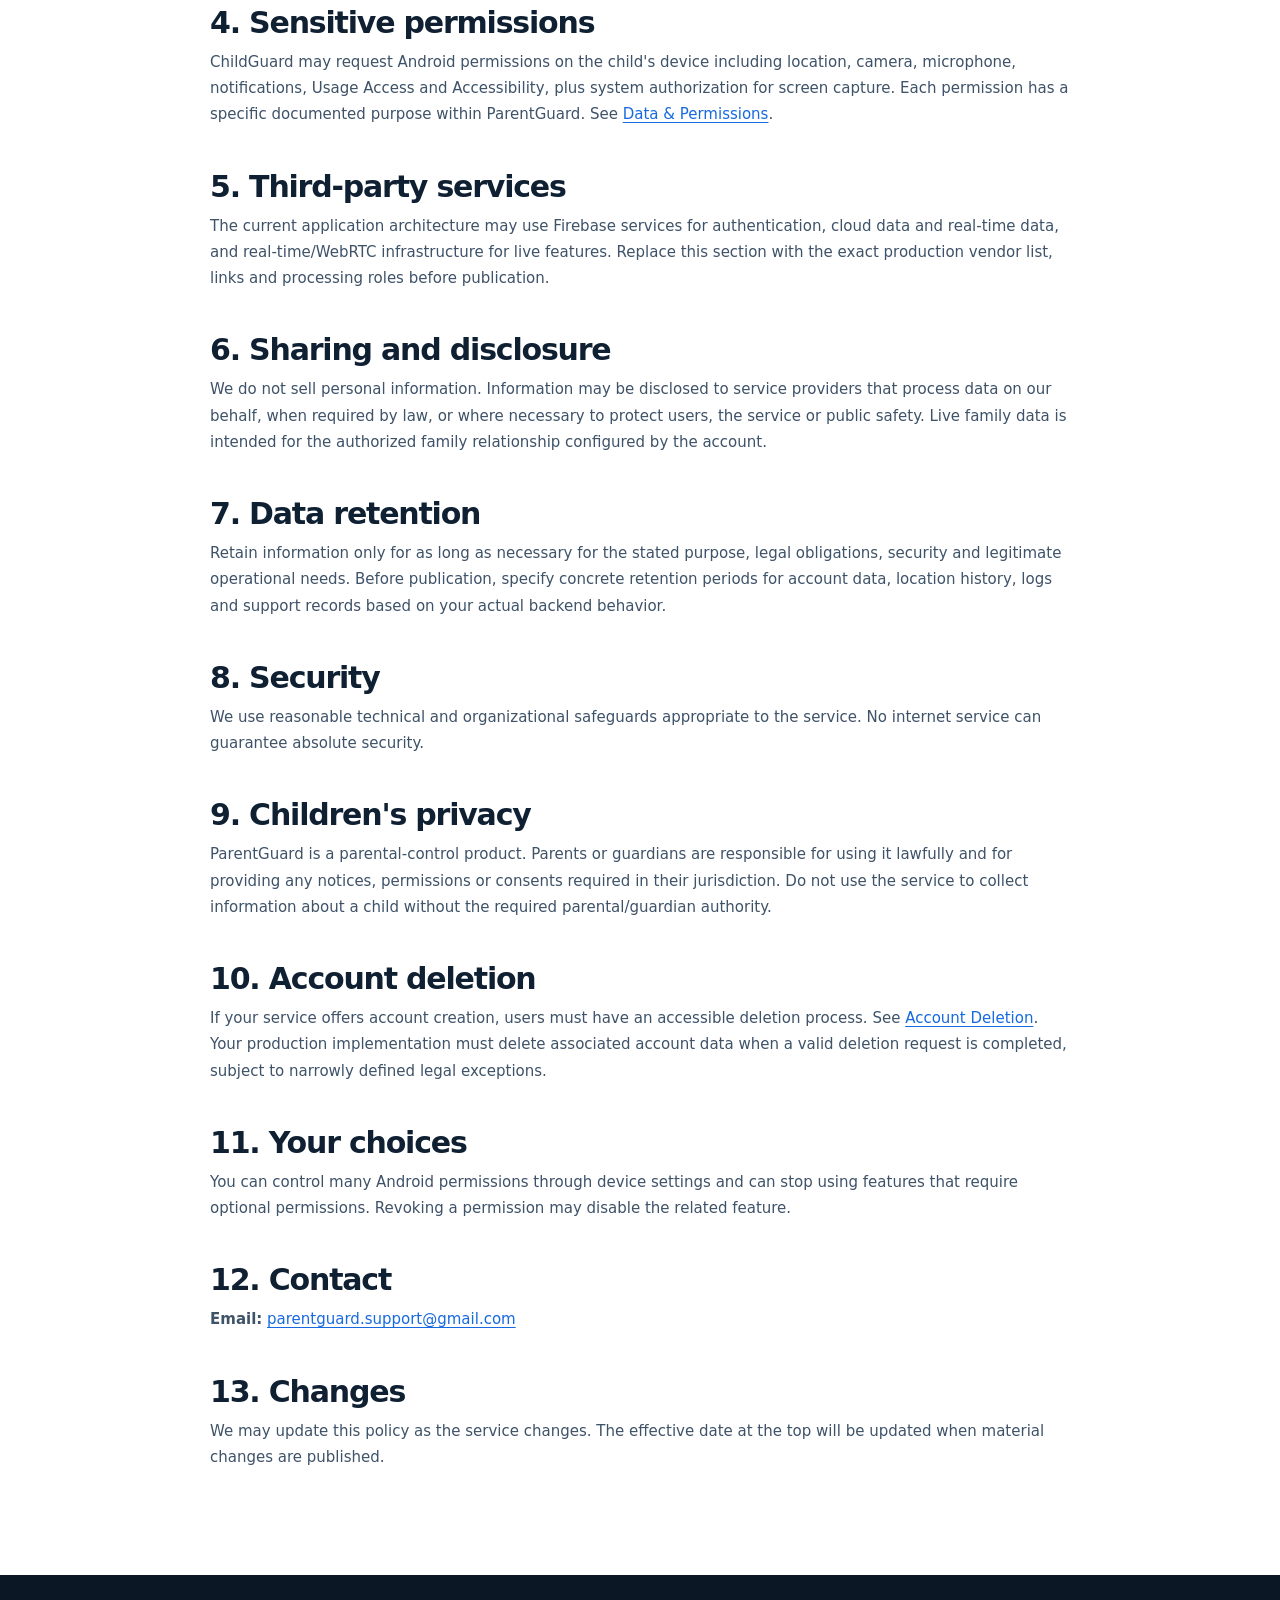
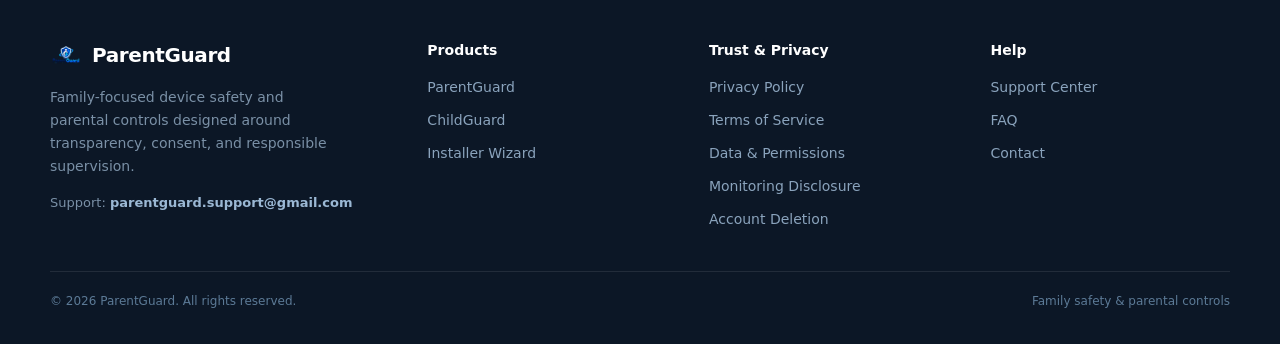
<file: privacy.html>
<!doctype html>
<html lang="en">
<head>
<meta charset="utf-8">
<meta name="viewport" content="width=device-width,initial-scale=1">
<title>ParentGuard — Privacy Policy</title>
<meta name="description" content="ParentGuard's Privacy Policy explains how data is accessed, used, protected and deleted across the ParentGuard platform and its ChildGuard companion app.">
<meta name="theme-color" content="#1769e0">
<link rel="icon" type="image/png" href="assets/img/parent_controller_logo.png">
<link rel="apple-touch-icon" href="assets/img/parent_controller_logo.png">
<meta property="og:type" content="website">
<meta property="og:title" content="ParentGuard — Privacy Policy">
<meta property="og:description" content="How ParentGuard accesses, uses, shares, protects and deletes data across its family-safety platform.">
<meta property="og:image" content="assets/img/parent_controller_logo.png">
<meta name="twitter:card" content="summary">
<meta name="twitter:title" content="ParentGuard — Privacy Policy">
<meta name="twitter:description" content="ParentGuard privacy policy: transparent data access, protection and deletion policies.">
<link rel="stylesheet" href="assets/css/styles.css">
<script defer src="assets/js/config.js"></script>
</head>
<body>

<nav class="nav" role="navigation" aria-label="Main navigation">
 <div class="container nav-inner">
  <a class="brand" href="index.html" aria-label="ParentGuard home">
   <img class="logo" src="assets/img/parent_controller_logo.png" alt="ParentGuard logo" width="38" height="38">
   <span>ParentGuard</span>
  </a>
  <button class="menu-btn" aria-label="Open navigation menu" aria-expanded="false" aria-controls="nav-links">☰</button>
  <div class="nav-links" id="nav-links" role="menubar">
   <a href="index.html" role="menuitem">Home</a>
   <a href="index.html#products" role="menuitem">Products</a>
   <a href="index.html#features" role="menuitem">Features</a>
   <a href="index.html#how-it-works" role="menuitem">How it works</a>
   <a href="data-permissions.html" role="menuitem">Data &amp; permissions</a>
   <a href="support.html" role="menuitem">Support</a>
   <a class="nav-cta" href="index.html#download" role="menuitem">Get started</a>
  </div>
 </div>
</nav>


<section class="page-hero" aria-labelledby="page-heading">
 <div class="container">
  <nav class="breadcrumb" aria-label="Breadcrumb">
   <a href="index.html">Home</a> / <a href="index.html#privacy">Legal</a> / Privacy Policy
  </nav>
  <span class="eyebrow">Privacy</span>
  <h1 id="page-heading">Privacy Policy</h1>
  <p class="lead">This policy explains the categories of information ParentGuard may access, collect, use, transmit or store through its parent application, the ChildGuard companion app, and related services.</p>
  <p class="small muted"><strong>Last updated:</strong> August 15, 2026</p>
 </div>
</section>

<section class="section">
 <div class="container prose">
  <div class="callout warning" role="note">
   <strong>Publication note:</strong> Replace any placeholders in this policy with your final legal entity details, data-retention periods, service-provider list and actual deletion endpoint before publishing. The policy must match the production app and backend.
  </div>

  <h2>1. Who this policy applies to</h2>
  <p>This policy applies to the ParentGuard family-safety ecosystem, including the ParentGuard parent application, the ChildGuard supervised-device application, the Installer Wizard and this website.</p>

  <h2>2. Information we may process</h2>
  <ul>
   <li><strong>Account information:</strong> authentication identifiers and information needed to create and maintain a family account.</li>
   <li><strong>Family and pairing information:</strong> parent identifier, child identifier, family identifier and pairing information used to connect authorized devices.</li>
   <li><strong>Location information:</strong> location coordinates and related location metadata when the supervised device has granted location access and location sharing is enabled.</li>
   <li><strong>Device/service information:</strong> app/service state, permission state and technical information needed to operate, troubleshoot and secure the service.</li>
   <li><strong>Live media:</strong> microphone audio, camera video and screen content when the parent initiates a supported live feature and the supervised device running ChildGuard has granted the required Android authorization. These are not described as permanently stored recordings unless the backend actually stores them.</li>
   <li><strong>Support information:</strong> information you voluntarily provide when contacting support.</li>
  </ul>

  <h2>3. Why we use information</h2>
  <ul>
   <li>Authenticate users and maintain family accounts.</li>
   <li>Pair parent and supervised devices.</li>
   <li>Provide requested parental-control and family-safety features.</li>
   <li>Transmit live location or live media when the corresponding feature is enabled.</li>
   <li>Maintain service reliability, security and troubleshooting.</li>
   <li>Respond to support requests.</li>
   <li>Meet legal and regulatory obligations.</li>
  </ul>

  <h2>4. Sensitive permissions</h2>
  <p>ChildGuard may request Android permissions on the child's device including location, camera, microphone, notifications, Usage Access and Accessibility, plus system authorization for screen capture. Each permission has a specific documented purpose within ParentGuard. See <a href="data-permissions.html">Data &amp; Permissions</a>.</p>

  <h2>5. Third-party services</h2>
  <p>The current application architecture may use Firebase services for authentication, cloud data and real-time data, and real-time/WebRTC infrastructure for live features. Replace this section with the exact production vendor list, links and processing roles before publication.</p>

  <h2>6. Sharing and disclosure</h2>
  <p>We do not sell personal information. Information may be disclosed to service providers that process data on our behalf, when required by law, or where necessary to protect users, the service or public safety. Live family data is intended for the authorized family relationship configured by the account.</p>

  <h2>7. Data retention</h2>
  <p>Retain information only for as long as necessary for the stated purpose, legal obligations, security and legitimate operational needs. Before publication, specify concrete retention periods for account data, location history, logs and support records based on your actual backend behavior.</p>

  <h2>8. Security</h2>
  <p>We use reasonable technical and organizational safeguards appropriate to the service. No internet service can guarantee absolute security.</p>

  <h2>9. Children's privacy</h2>
  <p>ParentGuard is a parental-control product. Parents or guardians are responsible for using it lawfully and for providing any notices, permissions or consents required in their jurisdiction. Do not use the service to collect information about a child without the required parental/guardian authority.</p>

  <h2>10. Account deletion</h2>
  <p>If your service offers account creation, users must have an accessible deletion process. See <a href="account-deletion.html">Account Deletion</a>. Your production implementation must delete associated account data when a valid deletion request is completed, subject to narrowly defined legal exceptions.</p>

  <h2>11. Your choices</h2>
  <p>You can control many Android permissions through device settings and can stop using features that require optional permissions. Revoking a permission may disable the related feature.</p>

  <h2>12. Contact</h2>
  <p><strong>Email:</strong> <a data-support-email href="mailto:parentguard.support@gmail.com">parentguard.support@gmail.com</a></p>

  <h2>13. Changes</h2>
  <p>We may update this policy as the service changes. The effective date at the top will be updated when material changes are published.</p>
 </div>
</section>


<footer class="footer" role="contentinfo">
 <div class="container">
  <div class="footer-grid">
   <div>
    <a class="brand" href="index.html" aria-label="ParentGuard home">
     <img class="logo" src="assets/img/parent_controller_logo.png" alt="ParentGuard logo" width="32" height="32" loading="lazy">
     <span>ParentGuard</span>
    </a>
    <p class="footer-desc">Family-focused device safety and parental controls designed around transparency, consent, and responsible supervision.</p>
    <p class="footer-contact">Support: <a data-support-email href="mailto:parentguard.support@gmail.com">parentguard.support@gmail.com</a></p>
   </div>
   <div>
    <div class="footer-title">Products</div>
    <div class="footer-links">
     <a href="parent.html">ParentGuard</a>
     <a href="child.html">ChildGuard</a>
     <a href="wizard.html">Installer Wizard</a>
    </div>
   </div>
   <div>
    <div class="footer-title">Trust &amp; Privacy</div>
    <div class="footer-links">
     <a href="privacy.html">Privacy Policy</a>
     <a href="terms.html">Terms of Service</a>
     <a href="data-permissions.html">Data &amp; Permissions</a>
     <a href="monitoring-disclosure.html">Monitoring Disclosure</a>
     <a href="account-deletion.html">Account Deletion</a>
    </div>
   </div>
   <div>
    <div class="footer-title">Help</div>
    <div class="footer-links">
     <a href="support.html">Support Center</a>
     <a href="index.html#faq">FAQ</a>
     <a href="support.html#contact">Contact</a>
    </div>
   </div>
  </div>
  <div class="footer-bottom">
   <span>&copy; <span data-year></span> ParentGuard. All rights reserved.</span>
   <span>Family safety &amp; parental controls</span>
  </div>
 </div>
</footer>

</body>
</html>
</file>
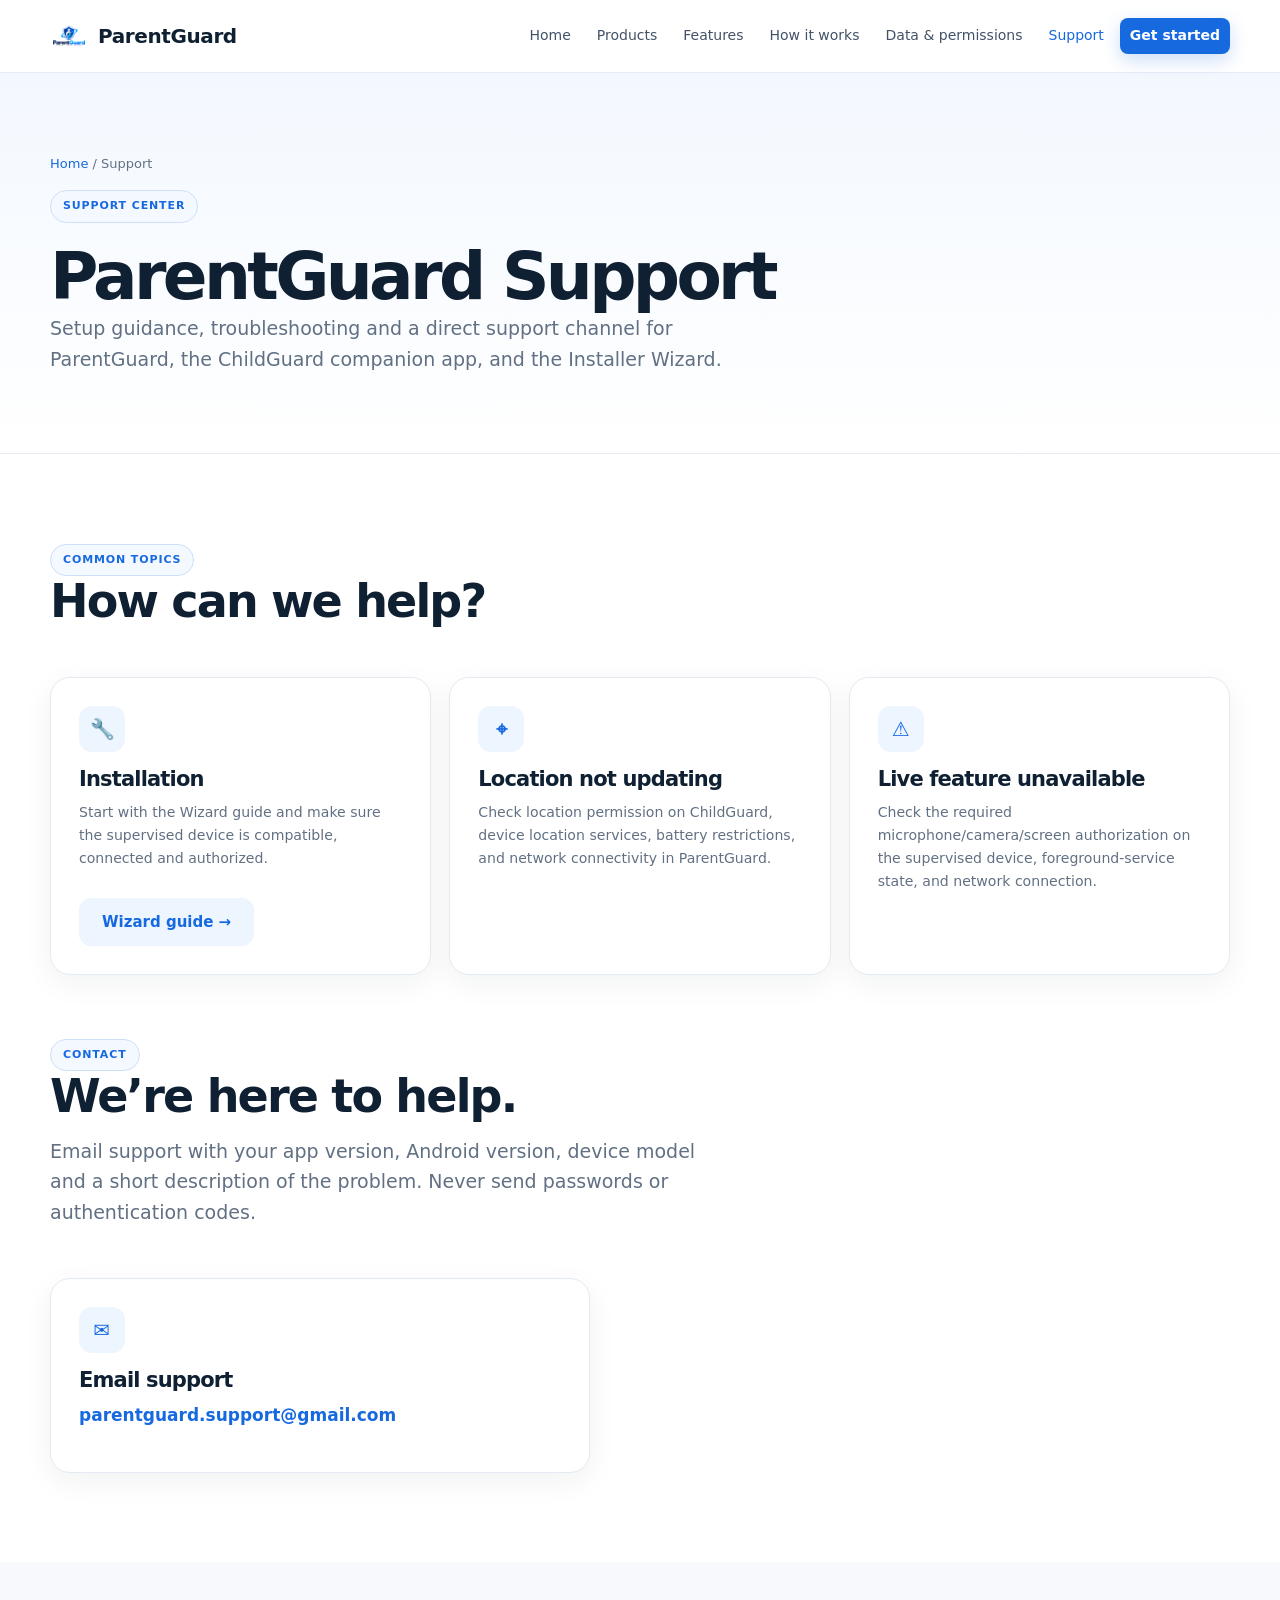
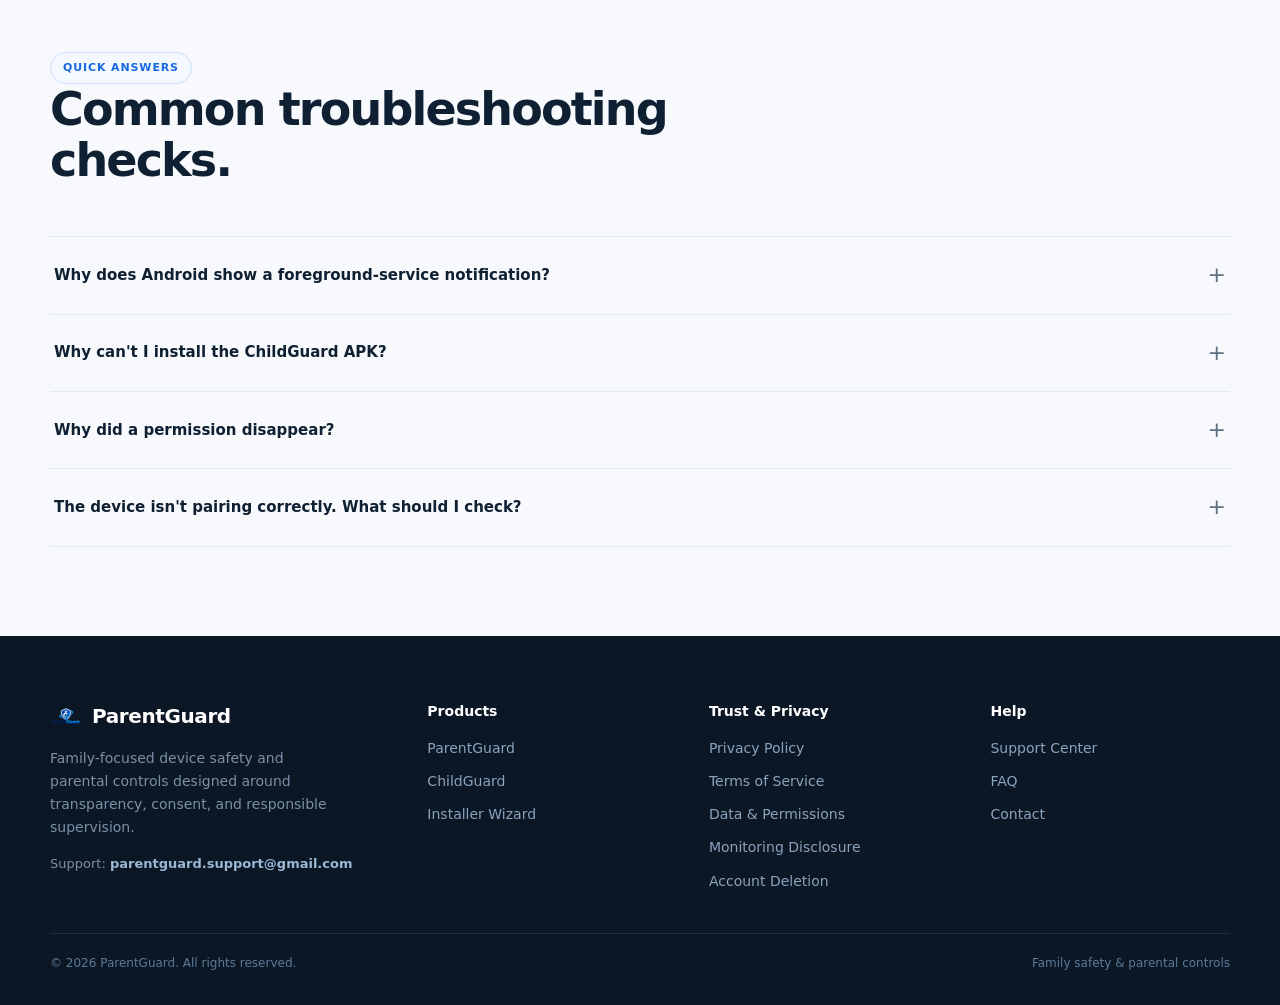
<file: support.html>
<!doctype html>
<html lang="en">
<head>
<meta charset="utf-8">
<meta name="viewport" content="width=device-width,initial-scale=1">
<title>ParentGuard — Support</title>
<meta name="description" content="Get setup guidance, troubleshooting help, and direct support for ParentGuard, the ChildGuard companion app, and the Installer Wizard.">
<meta name="theme-color" content="#1769e0">
<link rel="icon" type="image/png" href="assets/img/parent_controller_logo.png">
<link rel="apple-touch-icon" href="assets/img/parent_controller_logo.png">
<meta property="og:type" content="website">
<meta property="og:title" content="ParentGuard — Support">
<meta property="og:description" content="Setup guidance, troubleshooting, and direct support for the ParentGuard family-safety platform.">
<meta property="og:image" content="assets/img/parent_controller_logo.png">
<meta name="twitter:card" content="summary">
<meta name="twitter:title" content="ParentGuard — Support">
<meta name="twitter:description" content="Setup guidance, troubleshooting, and direct support for ParentGuard.">
<link rel="stylesheet" href="assets/css/styles.css">
<script defer src="assets/js/config.js"></script>
</head>
<body>

<nav class="nav" role="navigation" aria-label="Main navigation">
 <div class="container nav-inner">
  <a class="brand" href="index.html" aria-label="ParentGuard home">
   <img class="logo" src="assets/img/parent_controller_logo.png" alt="ParentGuard logo" width="38" height="38">
   <span>ParentGuard</span>
  </a>
  <button class="menu-btn" aria-label="Open navigation menu" aria-expanded="false" aria-controls="nav-links">☰</button>
  <div class="nav-links" id="nav-links" role="menubar">
   <a href="index.html" role="menuitem">Home</a>
   <a href="index.html#products" role="menuitem">Products</a>
   <a href="index.html#features" role="menuitem">Features</a>
   <a href="index.html#how-it-works" role="menuitem">How it works</a>
   <a href="data-permissions.html" role="menuitem">Data &amp; permissions</a>
   <a href="support.html" role="menuitem">Support</a>
   <a class="nav-cta" href="index.html#download" role="menuitem">Get started</a>
  </div>
 </div>
</nav>


<section class="page-hero" aria-labelledby="page-heading">
 <div class="container">
  <nav class="breadcrumb" aria-label="Breadcrumb">
   <a href="index.html">Home</a> / Support
  </nav>
  <span class="eyebrow">Support center</span>
  <h1 id="page-heading">ParentGuard Support</h1>
  <p class="lead">Setup guidance, troubleshooting and a direct support channel for ParentGuard, the ChildGuard companion app, and the Installer Wizard.</p>
 </div>
</section>

<section class="section" id="contact" aria-labelledby="topics-heading">
 <div class="container">
  <div class="section-head">
   <span class="eyebrow">Common topics</span>
   <h2 id="topics-heading">How can we help?</h2>
  </div>
  <div class="grid-3">
   <div class="card reveal">
    <div class="icon-box" aria-hidden="true">&#128295;</div>
    <h3>Installation</h3>
    <p class="muted">Start with the Wizard guide and make sure the supervised device is compatible, connected and authorized.</p>
    <a href="wizard.html" class="btn btn-soft" style="margin-top:14px">Wizard guide &rarr;</a>
   </div>
   <div class="card reveal">
    <div class="icon-box" aria-hidden="true">&#8982;</div>
    <h3>Location not updating</h3>
    <p class="muted">Check location permission on ChildGuard, device location services, battery restrictions, and network connectivity in ParentGuard.</p>
   </div>
   <div class="card reveal">
    <div class="icon-box" aria-hidden="true">&#9888;</div>
    <h3>Live feature unavailable</h3>
    <p class="muted">Check the required microphone/camera/screen authorization on the supervised device, foreground-service state, and network connection.</p>
   </div>
  </div>

  <div class="section-head" style="margin-top:64px">
   <span class="eyebrow">Contact</span>
   <h2>We&rsquo;re here to help.</h2>
   <p class="lead">Email support with your app version, Android version, device model and a short description of the problem. Never send passwords or authentication codes.</p>
  </div>
  <div class="card" style="max-width:540px">
   <div class="icon-box" aria-hidden="true">&#9993;</div>
   <h3>Email support</h3>
   <p style="margin-top:8px"><a data-support-email href="mailto:parentguard.support@gmail.com" style="color:var(--brand);font-weight:700;font-size:17px">parentguard.support@gmail.com</a></p>
  </div>
 </div>
</section>

<section class="section section-alt" aria-labelledby="troubleshoot-heading">
 <div class="container">
  <div class="section-head">
   <span class="eyebrow">Quick answers</span>
   <h2 id="troubleshoot-heading">Common troubleshooting checks.</h2>
  </div>
  <div class="faq" role="list">
   <details role="listitem">
    <summary>Why does Android show a foreground-service notification?</summary>
    <p class="muted">Foreground services are used for ongoing functions such as location, microphone or screen sharing. Android uses notifications to make those ongoing services visible to the device user.</p>
   </details>
   <details role="listitem">
    <summary>Why can't I install the ChildGuard APK?</summary>
    <p class="muted">Android may block installation from an unapproved source. Follow the official Wizard instructions and verify that the package is the official release from the authorized ParentGuard download URL.</p>
   </details>
   <details role="listitem">
    <summary>Why did a permission disappear?</summary>
    <p class="muted">Android and device manufacturers can revoke, restrict or change permissions. Recheck the relevant system setting and the ChildGuard permission status screen.</p>
   </details>
   <details role="listitem">
    <summary>The device isn't pairing correctly. What should I check?</summary>
    <p class="muted">Ensure both devices have a network connection, the parent account is signed in, and you are using the pairing flow from within ParentGuard. Contact support if the problem persists.</p>
   </details>
  </div>
 </div>
</section>


<footer class="footer" role="contentinfo">
 <div class="container">
  <div class="footer-grid">
   <div>
    <a class="brand" href="index.html" aria-label="ParentGuard home">
     <img class="logo" src="assets/img/parent_controller_logo.png" alt="ParentGuard logo" width="32" height="32" loading="lazy">
     <span>ParentGuard</span>
    </a>
    <p class="footer-desc">Family-focused device safety and parental controls designed around transparency, consent, and responsible supervision.</p>
    <p class="footer-contact">Support: <a data-support-email href="mailto:parentguard.support@gmail.com">parentguard.support@gmail.com</a></p>
   </div>
   <div>
    <div class="footer-title">Products</div>
    <div class="footer-links">
     <a href="parent.html">ParentGuard</a>
     <a href="child.html">ChildGuard</a>
     <a href="wizard.html">Installer Wizard</a>
    </div>
   </div>
   <div>
    <div class="footer-title">Trust &amp; Privacy</div>
    <div class="footer-links">
     <a href="privacy.html">Privacy Policy</a>
     <a href="terms.html">Terms of Service</a>
     <a href="data-permissions.html">Data &amp; Permissions</a>
     <a href="monitoring-disclosure.html">Monitoring Disclosure</a>
     <a href="account-deletion.html">Account Deletion</a>
    </div>
   </div>
   <div>
    <div class="footer-title">Help</div>
    <div class="footer-links">
     <a href="support.html">Support Center</a>
     <a href="index.html#faq">FAQ</a>
     <a href="support.html#contact">Contact</a>
    </div>
   </div>
  </div>
  <div class="footer-bottom">
   <span>&copy; <span data-year></span> ParentGuard. All rights reserved.</span>
   <span>Family safety &amp; parental controls</span>
  </div>
 </div>
</footer>

</body>
</html>
</file>
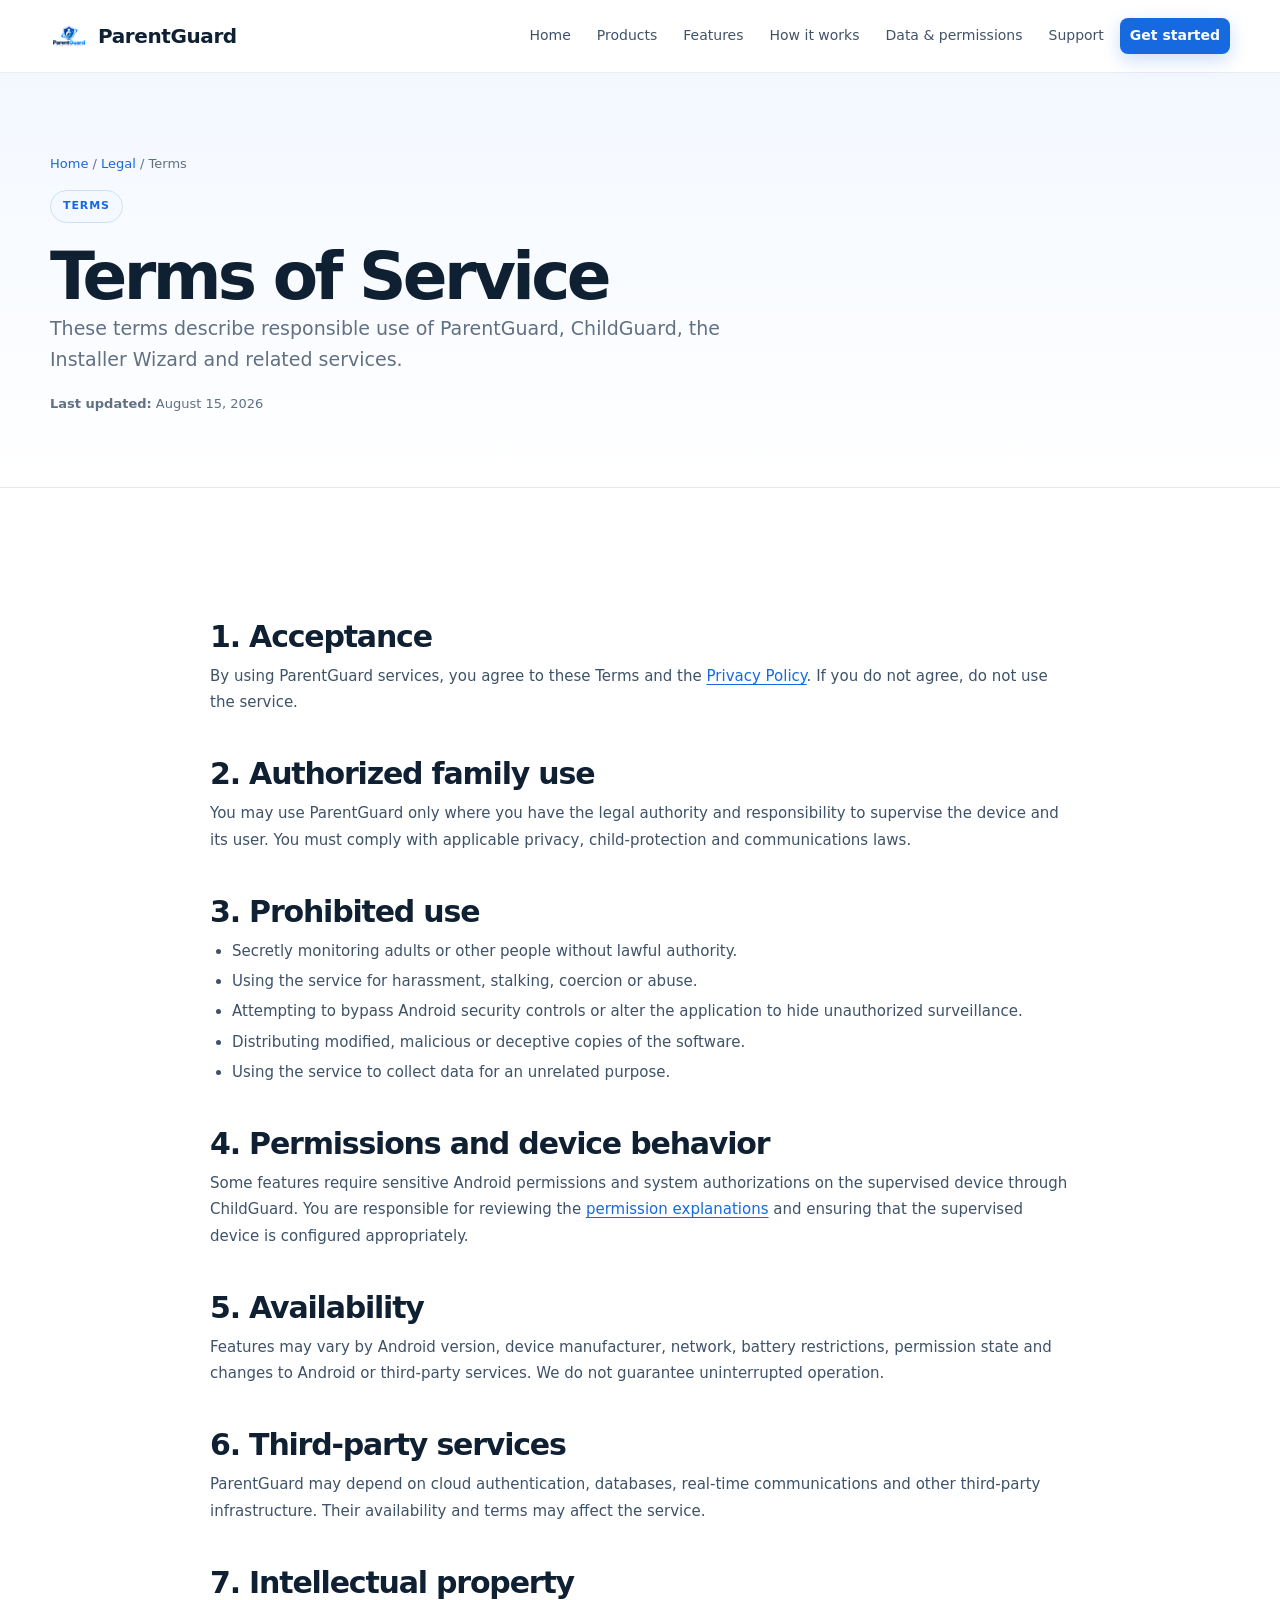
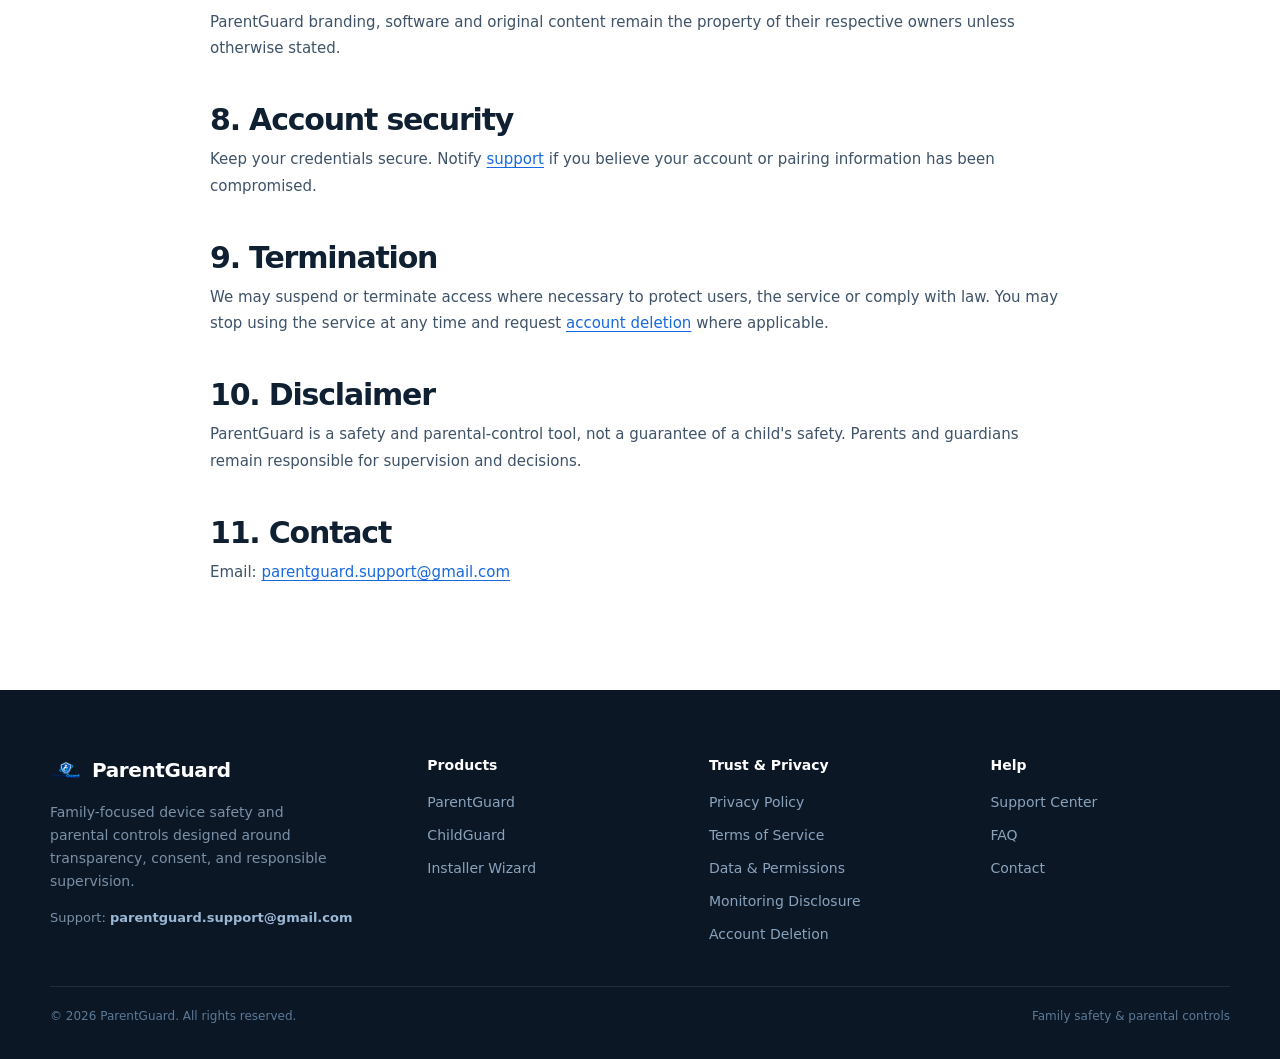
<file: terms.html>
<!doctype html>
<html lang="en">
<head>
<meta charset="utf-8">
<meta name="viewport" content="width=device-width,initial-scale=1">
<title>ParentGuard — Terms of Service</title>
<meta name="description" content="Terms of Service for ParentGuard, the ChildGuard companion app, and the Installer Wizard — outlining authorized use and responsibilities.">
<meta name="theme-color" content="#1769e0">
<link rel="icon" type="image/png" href="assets/img/parent_controller_logo.png">
<link rel="apple-touch-icon" href="assets/img/parent_controller_logo.png">
<meta property="og:type" content="website">
<meta property="og:title" content="ParentGuard — Terms of Service">
<meta property="og:description" content="Terms of Service for ParentGuard and its ChildGuard companion: authorized use, prohibited use, and responsibilities.">
<meta property="og:image" content="assets/img/parent_controller_logo.png">
<meta name="twitter:card" content="summary">
<meta name="twitter:title" content="ParentGuard — Terms of Service">
<meta name="twitter:description" content="Terms of Service for the ParentGuard family-safety platform.">
<link rel="stylesheet" href="assets/css/styles.css">
<script defer src="assets/js/config.js"></script>
</head>
<body>

<nav class="nav" role="navigation" aria-label="Main navigation">
 <div class="container nav-inner">
  <a class="brand" href="index.html" aria-label="ParentGuard home">
   <img class="logo" src="assets/img/parent_controller_logo.png" alt="ParentGuard logo" width="38" height="38">
   <span>ParentGuard</span>
  </a>
  <button class="menu-btn" aria-label="Open navigation menu" aria-expanded="false" aria-controls="nav-links">☰</button>
  <div class="nav-links" id="nav-links" role="menubar">
   <a href="index.html" role="menuitem">Home</a>
   <a href="index.html#products" role="menuitem">Products</a>
   <a href="index.html#features" role="menuitem">Features</a>
   <a href="index.html#how-it-works" role="menuitem">How it works</a>
   <a href="data-permissions.html" role="menuitem">Data &amp; permissions</a>
   <a href="support.html" role="menuitem">Support</a>
   <a class="nav-cta" href="index.html#download" role="menuitem">Get started</a>
  </div>
 </div>
</nav>


<section class="page-hero" aria-labelledby="page-heading">
 <div class="container">
  <nav class="breadcrumb" aria-label="Breadcrumb">
   <a href="index.html">Home</a> / <a href="index.html#privacy">Legal</a> / Terms
  </nav>
  <span class="eyebrow">Terms</span>
  <h1 id="page-heading">Terms of Service</h1>
  <p class="lead">These terms describe responsible use of ParentGuard, ChildGuard, the Installer Wizard and related services.</p>
  <p class="small muted"><strong>Last updated:</strong> August 15, 2026</p>
 </div>
</section>

<section class="section">
 <div class="container prose">
  <h2>1. Acceptance</h2>
  <p>By using ParentGuard services, you agree to these Terms and the <a href="privacy.html">Privacy Policy</a>. If you do not agree, do not use the service.</p>

  <h2>2. Authorized family use</h2>
  <p>You may use ParentGuard only where you have the legal authority and responsibility to supervise the device and its user. You must comply with applicable privacy, child-protection and communications laws.</p>

  <h2>3. Prohibited use</h2>
  <ul>
   <li>Secretly monitoring adults or other people without lawful authority.</li>
   <li>Using the service for harassment, stalking, coercion or abuse.</li>
   <li>Attempting to bypass Android security controls or alter the application to hide unauthorized surveillance.</li>
   <li>Distributing modified, malicious or deceptive copies of the software.</li>
   <li>Using the service to collect data for an unrelated purpose.</li>
  </ul>

  <h2>4. Permissions and device behavior</h2>
  <p>Some features require sensitive Android permissions and system authorizations on the supervised device through ChildGuard. You are responsible for reviewing the <a href="data-permissions.html">permission explanations</a> and ensuring that the supervised device is configured appropriately.</p>

  <h2>5. Availability</h2>
  <p>Features may vary by Android version, device manufacturer, network, battery restrictions, permission state and changes to Android or third-party services. We do not guarantee uninterrupted operation.</p>

  <h2>6. Third-party services</h2>
  <p>ParentGuard may depend on cloud authentication, databases, real-time communications and other third-party infrastructure. Their availability and terms may affect the service.</p>

  <h2>7. Intellectual property</h2>
  <p>ParentGuard branding, software and original content remain the property of their respective owners unless otherwise stated.</p>

  <h2>8. Account security</h2>
  <p>Keep your credentials secure. Notify <a href="support.html">support</a> if you believe your account or pairing information has been compromised.</p>

  <h2>9. Termination</h2>
  <p>We may suspend or terminate access where necessary to protect users, the service or comply with law. You may stop using the service at any time and request <a href="account-deletion.html">account deletion</a> where applicable.</p>

  <h2>10. Disclaimer</h2>
  <p>ParentGuard is a safety and parental-control tool, not a guarantee of a child's safety. Parents and guardians remain responsible for supervision and decisions.</p>

  <h2>11. Contact</h2>
  <p>Email: <a data-support-email href="mailto:parentguard.support@gmail.com">parentguard.support@gmail.com</a></p>
 </div>
</section>


<footer class="footer" role="contentinfo">
 <div class="container">
  <div class="footer-grid">
   <div>
    <a class="brand" href="index.html" aria-label="ParentGuard home">
     <img class="logo" src="assets/img/parent_controller_logo.png" alt="ParentGuard logo" width="32" height="32" loading="lazy">
     <span>ParentGuard</span>
    </a>
    <p class="footer-desc">Family-focused device safety and parental controls designed around transparency, consent, and responsible supervision.</p>
    <p class="footer-contact">Support: <a data-support-email href="mailto:parentguard.support@gmail.com">parentguard.support@gmail.com</a></p>
   </div>
   <div>
    <div class="footer-title">Products</div>
    <div class="footer-links">
     <a href="parent.html">ParentGuard</a>
     <a href="child.html">ChildGuard</a>
     <a href="wizard.html">Installer Wizard</a>
    </div>
   </div>
   <div>
    <div class="footer-title">Trust &amp; Privacy</div>
    <div class="footer-links">
     <a href="privacy.html">Privacy Policy</a>
     <a href="terms.html">Terms of Service</a>
     <a href="data-permissions.html">Data &amp; Permissions</a>
     <a href="monitoring-disclosure.html">Monitoring Disclosure</a>
     <a href="account-deletion.html">Account Deletion</a>
    </div>
   </div>
   <div>
    <div class="footer-title">Help</div>
    <div class="footer-links">
     <a href="support.html">Support Center</a>
     <a href="index.html#faq">FAQ</a>
     <a href="support.html#contact">Contact</a>
    </div>
   </div>
  </div>
  <div class="footer-bottom">
   <span>&copy; <span data-year></span> ParentGuard. All rights reserved.</span>
   <span>Family safety &amp; parental controls</span>
  </div>
 </div>
</footer>

</body>
</html>
</file>
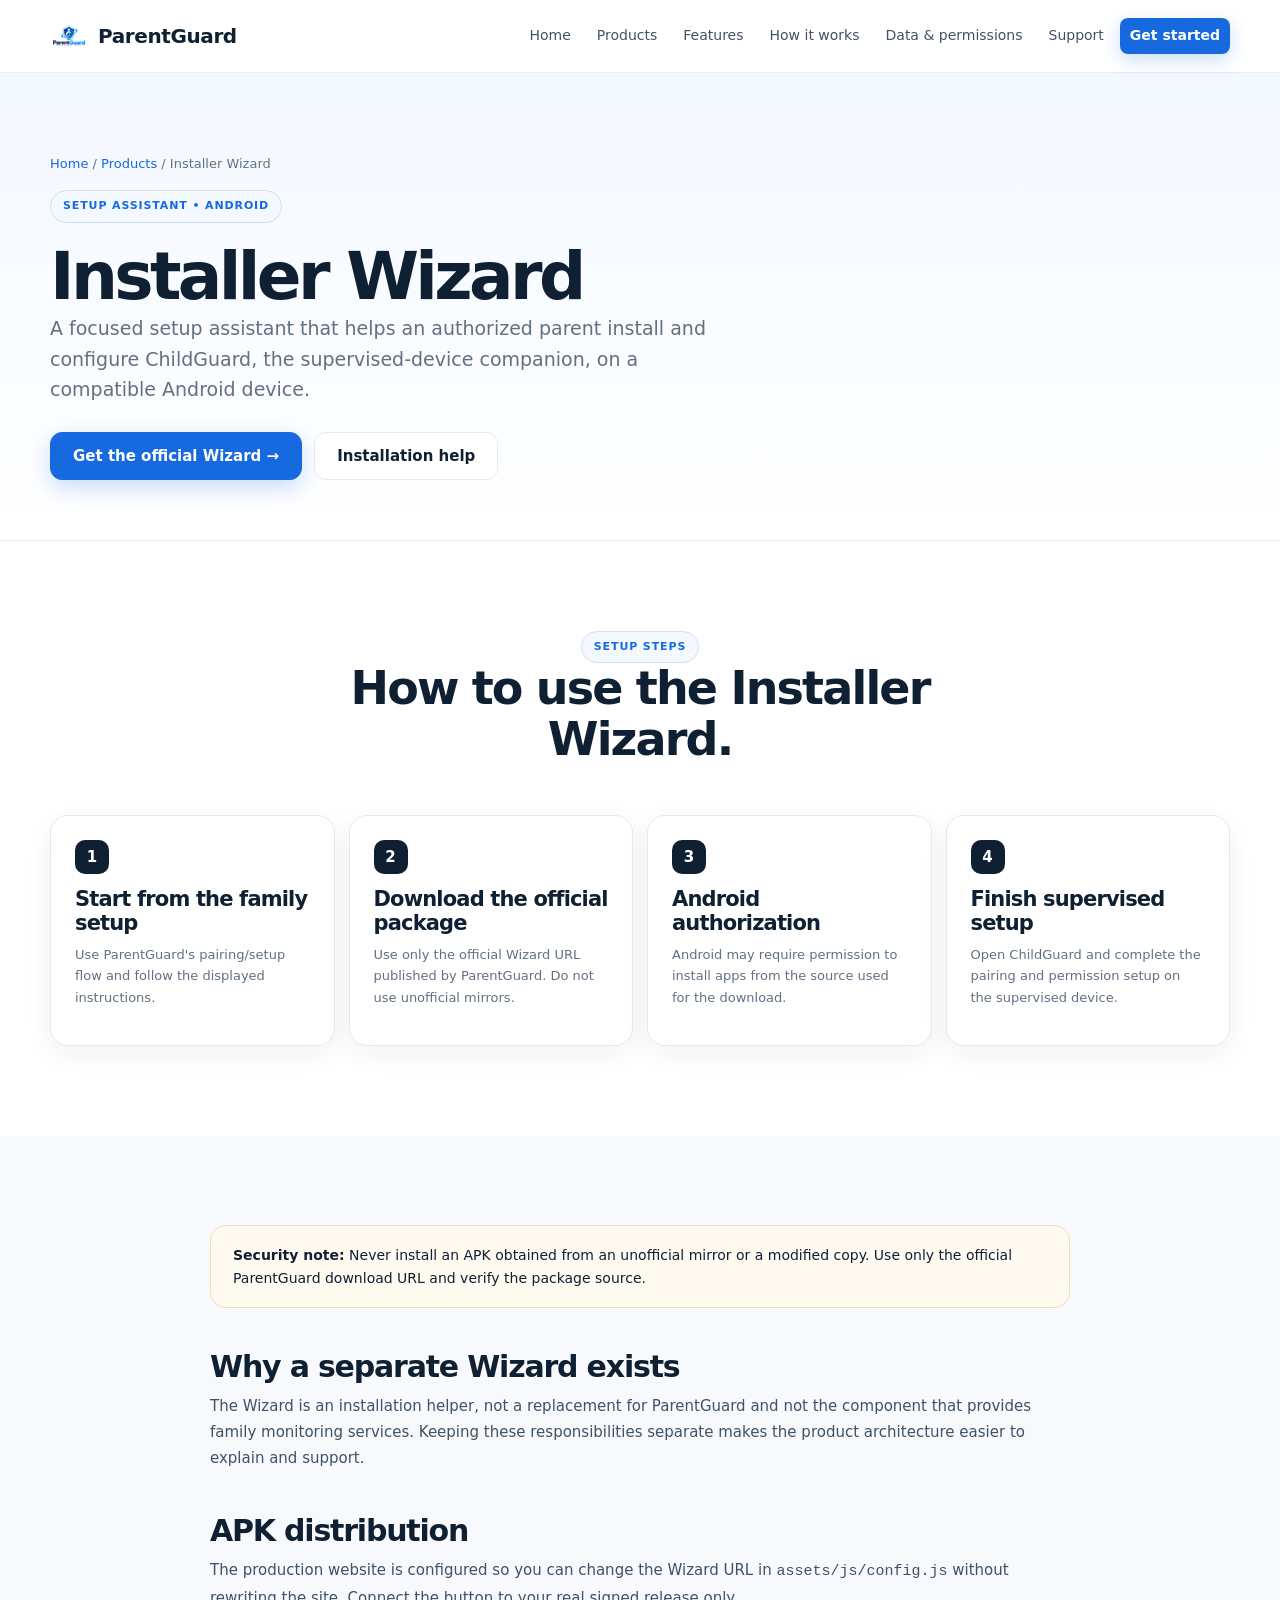
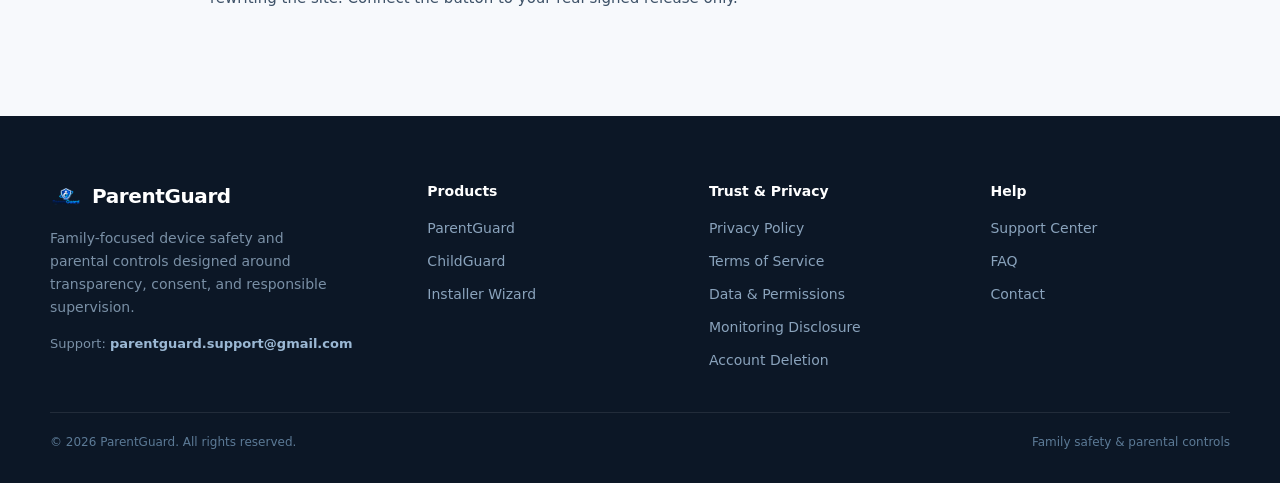
<file: wizard.html>
<!doctype html>
<html lang="en">
<head>
<meta charset="utf-8">
<meta name="viewport" content="width=device-width,initial-scale=1">
<title>ParentGuard Installer Wizard — Supervised Device Setup</title>
<meta name="description" content="The Installer Wizard is a focused setup assistant that helps authorized parents configure ChildGuard on the supervised Android device.">
<meta name="theme-color" content="#1769e0">
<link rel="icon" type="image/png" href="assets/img/parent_controller_logo.png">
<link rel="apple-touch-icon" href="assets/img/parent_controller_logo.png">
<meta property="og:type" content="website">
<meta property="og:title" content="ParentGuard Installer Wizard — Supervised Device Setup">
<meta property="og:description" content="Setup assistant for configuring ChildGuard on the supervised Android device within the ParentGuard family safety platform.">
<meta property="og:image" content="assets/img/parent_controller_logo.png">
<meta name="twitter:card" content="summary">
<meta name="twitter:title" content="ParentGuard Installer Wizard — Supervised Device Setup">
<meta name="twitter:description" content="Setup assistant for configuring ChildGuard on the supervised Android device.">
<link rel="stylesheet" href="assets/css/styles.css">
<script defer src="assets/js/config.js"></script>
</head>
<body>

<nav class="nav" role="navigation" aria-label="Main navigation">
 <div class="container nav-inner">
  <a class="brand" href="index.html" aria-label="ParentGuard home">
   <img class="logo" src="assets/img/parent_controller_logo.png" alt="ParentGuard logo" width="38" height="38">
   <span>ParentGuard</span>
  </a>
  <button class="menu-btn" aria-label="Open navigation menu" aria-expanded="false" aria-controls="nav-links">☰</button>
  <div class="nav-links" id="nav-links" role="menubar">
   <a href="index.html" role="menuitem">Home</a>
   <a href="index.html#products" role="menuitem">Products</a>
   <a href="index.html#features" role="menuitem">Features</a>
   <a href="index.html#how-it-works" role="menuitem">How it works</a>
   <a href="data-permissions.html" role="menuitem">Data &amp; permissions</a>
   <a href="support.html" role="menuitem">Support</a>
   <a class="nav-cta" href="index.html#download" role="menuitem">Get started</a>
  </div>
 </div>
</nav>


<section class="page-hero" aria-labelledby="page-heading">
 <div class="container">
  <nav class="breadcrumb" aria-label="Breadcrumb">
   <a href="index.html">Home</a> / <a href="index.html#products">Products</a> / Installer Wizard
  </nav>
  <span class="eyebrow">Setup assistant &bull; Android</span>
  <h1 id="page-heading">Installer Wizard</h1>
  <p class="lead">A focused setup assistant that helps an authorized parent install and configure ChildGuard, the supervised-device companion, on a compatible Android device.</p>
  <div class="hero-actions">
   <a class="btn btn-primary" data-wizard-url href="#">Get the official Wizard &rarr;</a>
   <a class="btn btn-secondary" href="support.html">Installation help</a>
  </div>
 </div>
</section>

<section class="section" aria-labelledby="steps-heading">
 <div class="container">
  <div class="section-head center">
   <span class="eyebrow">Setup steps</span>
   <h2 id="steps-heading">How to use the Installer Wizard.</h2>
  </div>
  <div class="process">
   <div class="step reveal">
    <div class="step-num" aria-hidden="true">1</div>
    <h3>Start from the family setup</h3>
    <p class="muted small">Use ParentGuard's pairing/setup flow and follow the displayed instructions.</p>
   </div>
   <div class="step reveal">
    <div class="step-num" aria-hidden="true">2</div>
    <h3>Download the official package</h3>
    <p class="muted small">Use only the official Wizard URL published by ParentGuard. Do not use unofficial mirrors.</p>
   </div>
   <div class="step reveal">
    <div class="step-num" aria-hidden="true">3</div>
    <h3>Android authorization</h3>
    <p class="muted small">Android may require permission to install apps from the source used for the download.</p>
   </div>
   <div class="step reveal">
    <div class="step-num" aria-hidden="true">4</div>
    <h3>Finish supervised setup</h3>
    <p class="muted small">Open ChildGuard and complete the pairing and permission setup on the supervised device.</p>
   </div>
  </div>
 </div>
</section>

<section class="section section-alt" aria-labelledby="info-heading">
 <div class="container prose">
  <div class="callout warning" role="note">
   <strong>Security note:</strong> Never install an APK obtained from an unofficial mirror or a modified copy. Use only the official ParentGuard download URL and verify the package source.
  </div>
  <h2 id="info-heading">Why a separate Wizard exists</h2>
  <p>The Wizard is an installation helper, not a replacement for ParentGuard and not the component that provides family monitoring services. Keeping these responsibilities separate makes the product architecture easier to explain and support.</p>
  <h2>APK distribution</h2>
  <p>The production website is configured so you can change the Wizard URL in <code>assets/js/config.js</code> without rewriting the site. Connect the button to your real signed release only.</p>
 </div>
</section>


<footer class="footer" role="contentinfo">
 <div class="container">
  <div class="footer-grid">
   <div>
    <a class="brand" href="index.html" aria-label="ParentGuard home">
     <img class="logo" src="assets/img/parent_controller_logo.png" alt="ParentGuard logo" width="32" height="32" loading="lazy">
     <span>ParentGuard</span>
    </a>
    <p class="footer-desc">Family-focused device safety and parental controls designed around transparency, consent, and responsible supervision.</p>
    <p class="footer-contact">Support: <a data-support-email href="mailto:parentguard.support@gmail.com">parentguard.support@gmail.com</a></p>
   </div>
   <div>
    <div class="footer-title">Products</div>
    <div class="footer-links">
     <a href="parent.html">ParentGuard</a>
     <a href="child.html">ChildGuard</a>
     <a href="wizard.html">Installer Wizard</a>
    </div>
   </div>
   <div>
    <div class="footer-title">Trust &amp; Privacy</div>
    <div class="footer-links">
     <a href="privacy.html">Privacy Policy</a>
     <a href="terms.html">Terms of Service</a>
     <a href="data-permissions.html">Data &amp; Permissions</a>
     <a href="monitoring-disclosure.html">Monitoring Disclosure</a>
     <a href="account-deletion.html">Account Deletion</a>
    </div>
   </div>
   <div>
    <div class="footer-title">Help</div>
    <div class="footer-links">
     <a href="support.html">Support Center</a>
     <a href="index.html#faq">FAQ</a>
     <a href="support.html#contact">Contact</a>
    </div>
   </div>
  </div>
  <div class="footer-bottom">
   <span>&copy; <span data-year></span> ParentGuard. All rights reserved.</span>
   <span>Family safety &amp; parental controls</span>
  </div>
 </div>
</footer>

</body>
</html>
</file>
<file: assets/css/styles.css>
/* =========================================================
   ParentGuard / ChildGuard — Production Stylesheet
   Responsive, accessible, production-ready
   ========================================================= */

/* ── Design tokens ─────────────────────────────────────── */
:root {
  --ink: #102033;
  --muted: #617083;
  --brand: #1769e0;
  --brand-dark: #0b4fb3;
  --brand-soft: #edf5ff;
  --green: #138a5b;
  --green-soft: #eaf8f1;
  --line: #e4eaf2;
  --surface: #f7f9fc;
  --white: #fff;
  --shadow: 0 18px 60px rgba(16, 32, 51, 0.10);
  --shadow-sm: 0 8px 30px rgba(16, 32, 51, 0.06);
  --radius: 20px;
  --radius-sm: 12px;
  --max: 1180px;

  /* Typography scale */
  --fs-hero: clamp(38px, 5.4vw, 66px);
  --fs-h2: clamp(28px, 3.8vw, 46px);
  --fs-h3: clamp(17px, 2vw, 21px);
  --fs-lead: clamp(16px, 1.6vw, 19px);
  --fs-body: clamp(14px, 1.1vw, 16px);
  --fs-small: 13px;

  /* Spacing scale */
  --space-section: clamp(60px, 7vw, 100px);
  --space-section-inner: clamp(36px, 4vw, 52px);
}

/* ── Reset ──────────────────────────────────────────────── */
*, *::before, *::after { box-sizing: border-box; }
html { scroll-behavior: smooth; -webkit-text-size-adjust: 100%; }
body {
  margin: 0;
  font-family: Inter, ui-sans-serif, system-ui, -apple-system, BlinkMacSystemFont, "Segoe UI", sans-serif;
  color: var(--ink);
  background: #fff;
  line-height: 1.65;
  font-size: var(--fs-body);
  overflow-x: hidden;
}
a { color: inherit; text-decoration: none; }
img { max-width: 100%; display: block; height: auto; }
ul, ol { margin: 0; }
p { margin-top: 0; }

/* ── Layout ─────────────────────────────────────────────── */
.container {
  width: min(var(--max), calc(100% - clamp(24px, 4vw, 48px)));
  margin-inline: auto;
}

/* ── Navigation ─────────────────────────────────────────── */
.nav {
  position: sticky;
  top: 0;
  z-index: 1000;
  background: rgba(255, 255, 255, 0.92);
  -webkit-backdrop-filter: blur(18px);
  backdrop-filter: blur(18px);
  border-bottom: 1px solid rgba(228, 234, 242, 0.85);
}
.nav-inner {
  height: 72px;
  display: flex;
  align-items: center;
  justify-content: space-between;
  gap: 20px;
}

/* Brand / Logo */
.brand {
  display: flex;
  align-items: center;
  gap: 10px;
  font-weight: 800;
  letter-spacing: -0.02em;
  font-size: clamp(16px, 1.8vw, 20px);
  flex-shrink: 0;
  text-decoration: none;
  color: var(--ink);
}
.logo {
  width: 38px;
  height: 38px;
  object-fit: contain;
  object-position: center;
  flex-shrink: 0;
  border-radius: 8px;
}

/* Nav links */
.nav-links {
  display: flex;
  align-items: center;
  gap: 6px;
  font-size: 14px;
  color: #425268;
  flex-wrap: nowrap;
}
.nav-links a {
  padding: 6px 10px;
  border-radius: 8px;
  transition: color 0.2s, background 0.2s;
  white-space: nowrap;
}
.nav-links a:hover { color: var(--brand); background: var(--brand-soft); }
.nav-links a.active { color: var(--brand); }

/* CTA in nav */
.nav-cta {
  display: inline-flex;
  align-items: center;
  justify-content: center;
  gap: 6px;
  background: var(--brand);
  color: #fff !important;
  border-radius: var(--radius-sm);
  padding: 9px 18px;
  font-weight: 700;
  font-size: 14px;
  transition: background 0.2s, transform 0.2s, box-shadow 0.2s;
  box-shadow: 0 6px 18px rgba(23, 105, 224, 0.22);
  white-space: nowrap;
  text-decoration: none;
}
.nav-cta:hover {
  background: var(--brand-dark);
  transform: translateY(-1px);
  box-shadow: 0 10px 24px rgba(23, 105, 224, 0.30);
}

/* Hamburger */
.menu-btn {
  display: none;
  border: 1px solid var(--line);
  background: #fff;
  font-size: 20px;
  line-height: 1;
  padding: 8px 11px;
  border-radius: 10px;
  cursor: pointer;
  color: var(--ink);
  transition: background 0.2s;
  flex-shrink: 0;
}
.menu-btn:hover { background: var(--surface); }
.menu-btn[aria-expanded="true"] { background: var(--brand-soft); color: var(--brand); }

/* ── Buttons ─────────────────────────────────────────────── */
.btn {
  display: inline-flex;
  align-items: center;
  justify-content: center;
  gap: 8px;
  border-radius: var(--radius-sm);
  padding: 13px 22px;
  font-weight: 700;
  font-size: 15px;
  transition: transform 0.2s, box-shadow 0.2s, background 0.2s, border-color 0.2s;
  border: 1.5px solid transparent;
  cursor: pointer;
  text-decoration: none;
  white-space: nowrap;
  line-height: 1;
  min-height: 48px;
}
.btn:hover { transform: translateY(-2px); }
.btn:active { transform: translateY(0); }
.btn:focus-visible {
  outline: 3px solid var(--brand);
  outline-offset: 3px;
}

.btn-primary {
  background: var(--brand);
  color: #fff;
  border-color: var(--brand);
  box-shadow: 0 8px 22px rgba(23, 105, 224, 0.22);
}
.btn-primary:hover {
  background: var(--brand-dark);
  border-color: var(--brand-dark);
  box-shadow: 0 14px 32px rgba(23, 105, 224, 0.30);
}

.btn-secondary {
  background: #fff;
  border-color: var(--line);
  color: var(--ink);
}
.btn-secondary:hover {
  border-color: #b8c8da;
  background: var(--surface);
}

.btn-soft {
  background: var(--brand-soft);
  color: var(--brand);
  border-color: var(--brand-soft);
}
.btn-soft:hover {
  background: #d6eaff;
  border-color: #d6eaff;
}

/* ── Typography ──────────────────────────────────────────── */
h1, h2, h3, h4 { margin: 0; line-height: 1.1; letter-spacing: -0.04em; }
h1 { font-size: var(--fs-hero); letter-spacing: -0.055em; margin: 18px 0 0; }
h2 { font-size: var(--fs-h2); margin-bottom: 14px; }
h3 { font-size: var(--fs-h3); margin-bottom: 9px; }

.lead {
  font-size: var(--fs-lead);
  color: var(--muted);
  max-width: 680px;
  line-height: 1.6;
}
.muted { color: var(--muted); }
.small { font-size: var(--fs-small); }
.center { text-align: center; margin-inline: auto; }

/* Eyebrow label */
.eyebrow {
  display: inline-flex;
  gap: 8px;
  align-items: center;
  padding: 6px 12px;
  border: 1px solid #cde0f8;
  border-radius: 999px;
  color: var(--brand);
  font-size: 11px;
  font-weight: 800;
  background: #f4f9ff;
  text-transform: uppercase;
  letter-spacing: 0.08em;
}

/* ── Sections ────────────────────────────────────────────── */
.section { padding: var(--space-section) 0; }
.section-alt { background: var(--surface); }
.section-head { max-width: 740px; margin-bottom: var(--space-section-inner); }
.section-head.center { margin-inline: auto; }

/* ── Hero ────────────────────────────────────────────────── */
.hero {
  position: relative;
  overflow: hidden;
  padding: clamp(70px, 9vw, 110px) 0 clamp(60px, 7vw, 90px);
  background:
    radial-gradient(ellipse 70% 55% at 80% 10%, #ddeeff 0%, rgba(237, 245, 255, 0) 65%),
    #fff;
}
.hero-grid {
  display: grid;
  grid-template-columns: 1fr 1fr;
  gap: clamp(32px, 5vw, 72px);
  align-items: center;
}
.hero-actions {
  display: flex;
  flex-wrap: wrap;
  gap: 12px;
  margin: 28px 0 0;
}
.trust-row {
  display: flex;
  flex-wrap: wrap;
  gap: 10px;
  margin-top: 24px;
  color: #526176;
  font-size: var(--fs-small);
}
.trust-chip {
  padding: 7px 12px;
  border: 1px solid var(--line);
  border-radius: 999px;
  background: #fff;
  font-weight: 600;
  white-space: nowrap;
}

/* ── Device stage (hero visual) ─────────────────────────── */
.device-stage {
  border: 1px solid #d5e5f5;
  border-radius: 28px;
  background: linear-gradient(145deg, #f5f9ff, #e8f2ff);
  box-shadow: var(--shadow);
  padding: clamp(16px, 3vw, 28px);
  position: relative;
  overflow: hidden;
  min-height: 440px;
}
.device-card {
  width: min(320px, 88%);
  margin: 24px auto;
  background: #0f1c2d;
  border: 6px solid #18283d;
  border-radius: 30px;
  box-shadow: 0 28px 65px rgba(16, 32, 51, 0.28);
  padding: 8px;
  transform: rotate(1.5deg);
}
.screen {
  min-height: 380px;
  border-radius: 22px;
  background: #fff;
  padding: clamp(14px, 2.5vw, 20px);
  color: var(--ink);
}
.dash-top {
  display: flex;
  justify-content: space-between;
  align-items: center;
  margin-bottom: 14px;
}
.mini-pill {
  font-size: 10px;
  padding: 4px 8px;
  border-radius: 99px;
  background: var(--green-soft);
  color: var(--green);
  font-weight: 800;
}
.dash-map {
  height: 150px;
  border-radius: 16px;
  background: linear-gradient(135deg, #dff0ff, #f3f9ff);
  position: relative;
  overflow: hidden;
}
.pin {
  position: absolute;
  left: 58%;
  top: 40%;
  width: 22px;
  height: 22px;
  border-radius: 50% 50% 50% 0;
  background: var(--brand);
  transform: rotate(-45deg);
}
.pin::after {
  content: "";
  position: absolute;
  width: 8px;
  height: 8px;
  background: #fff;
  border-radius: 50%;
  left: 7px;
  top: 7px;
}
.dash-grid {
  display: grid;
  grid-template-columns: 1fr 1fr;
  gap: 8px;
  margin-top: 10px;
}
.metric {
  border: 1px solid var(--line);
  border-radius: 12px;
  padding: 10px 12px;
}
.metric b { display: block; font-size: 16px; }
.metric span { font-size: 10px; color: var(--muted); }

/* Float cards */
.float-card {
  position: absolute;
  right: 18px;
  top: 64px;
  background: #fff;
  border: 1px solid var(--line);
  padding: 12px 14px;
  border-radius: 14px;
  box-shadow: 0 12px 36px rgba(16, 32, 51, 0.12);
  font-size: 12px;
  line-height: 1.4;
  animation: float 4s ease-in-out infinite;
  max-width: 160px;
}
.float-card.two {
  left: 18px;
  bottom: 60px;
  right: auto;
  animation-delay: 1.2s;
}
@keyframes float { 0%, 100% { transform: translateY(0); } 50% { transform: translateY(-8px); } }

/* ── Cards ───────────────────────────────────────────────── */
.card {
  border: 1px solid var(--line);
  border-radius: var(--radius);
  padding: clamp(20px, 3vw, 28px);
  background: #fff;
  box-shadow: var(--shadow-sm);
  transition: transform 0.25s ease, box-shadow 0.25s ease;
}
.card:hover {
  transform: translateY(-3px);
  box-shadow: 0 16px 44px rgba(16, 32, 51, 0.10);
}

/* Icon box in cards */
.icon-box {
  width: 46px;
  height: 46px;
  border-radius: 13px;
  background: var(--brand-soft);
  color: var(--brand);
  display: grid;
  place-items: center;
  font-size: 20px;
  font-weight: 900;
  margin-bottom: 16px;
  flex-shrink: 0;
}

/* ── Grids ───────────────────────────────────────────────── */
.grid-2 { display: grid; grid-template-columns: repeat(2, 1fr); gap: 18px; }
.grid-3 { display: grid; grid-template-columns: repeat(3, 1fr); gap: 18px; }
.grid-4 { display: grid; grid-template-columns: repeat(4, 1fr); gap: 16px; }

/* ── Product cards ───────────────────────────────────────── */
.product-grid { display: grid; grid-template-columns: repeat(3, 1fr); gap: 20px; }
.product-card {
  padding: clamp(22px, 3vw, 32px);
  border: 1px solid var(--line);
  border-radius: 24px;
  background: #fff;
  box-shadow: var(--shadow-sm);
  display: flex;
  flex-direction: column;
  gap: 12px;
  transition: transform 0.25s ease, box-shadow 0.25s ease;
}
.product-card:hover {
  transform: translateY(-3px);
  box-shadow: 0 18px 48px rgba(16, 32, 51, 0.10);
}
.product-card .tag {
  font-size: 11px;
  font-weight: 800;
  color: var(--brand);
  text-transform: uppercase;
  letter-spacing: 0.08em;
}
.product-card ul {
  padding-left: 18px;
  color: var(--muted);
  font-size: 14px;
  display: grid;
  gap: 4px;
  margin: 4px 0 0;
}
.product-card .btn { align-self: flex-start; margin-top: auto; }

/* ── Process steps ───────────────────────────────────────── */
.process {
  display: grid;
  grid-template-columns: repeat(4, 1fr);
  gap: 14px;
}
.step {
  padding: clamp(18px, 2.5vw, 24px);
  border: 1px solid var(--line);
  border-radius: 18px;
  background: #fff;
  box-shadow: var(--shadow-sm);
}
.step-num {
  width: 34px;
  height: 34px;
  border-radius: 10px;
  background: var(--ink);
  color: #fff;
  display: grid;
  place-items: center;
  font-weight: 800;
  font-size: 15px;
  margin-bottom: 14px;
  flex-shrink: 0;
}

/* ── Trust badges (feature list) ──────────────────────────── */
.feature-list {
  display: grid;
  gap: 10px;
  margin: 18px 0 0;
  padding: 0;
  list-style: none;
}
.feature-list li { display: flex; gap: 10px; align-items: flex-start; font-size: 14px; }
.check { color: var(--green); font-weight: 900; }

/* ── Table ───────────────────────────────────────────────── */
.table-wrap { overflow-x: auto; border: 1px solid var(--line); border-radius: 18px; -webkit-overflow-scrolling: touch; }
table { border-collapse: collapse; width: 100%; min-width: 640px; background: #fff; }
th, td {
  padding: clamp(12px, 1.8vw, 18px) clamp(12px, 2vw, 20px);
  text-align: left;
  border-bottom: 1px solid var(--line);
  vertical-align: top;
  font-size: 14px;
}
th { background: var(--surface); font-size: var(--fs-small); font-weight: 700; color: var(--ink); }
tbody tr:last-child td { border-bottom: 0; }

/* ── Callouts ────────────────────────────────────────────── */
.callout {
  padding: 18px 22px;
  border: 1px solid #cde0f8;
  border-radius: 16px;
  background: #f4f9ff;
  font-size: 14px;
  line-height: 1.6;
}
.callout.warning { border-color: #f0dfb0; background: #fffaf0; }
.callout.notice { border-color: #bfe6d3; background: #f2fbf6; }

/* ── FAQ ─────────────────────────────────────────────────── */
.faq { border-top: 1px solid var(--line); }
.faq details {
  padding: 20px 4px;
  border-bottom: 1px solid var(--line);
}
.faq details[open] summary { color: var(--brand); }
.faq summary {
  cursor: pointer;
  font-weight: 700;
  font-size: 15px;
  list-style: none;
  display: flex;
  justify-content: space-between;
  align-items: center;
  gap: 12px;
  user-select: none;
}
.faq summary::-webkit-details-marker { display: none; }
.faq summary::after {
  content: '+';
  font-size: 22px;
  font-weight: 400;
  color: var(--muted);
  flex-shrink: 0;
  transition: transform 0.2s;
}
details[open] summary::after { content: '−'; }
.faq details p { margin-top: 14px; font-size: 14px; }

/* ── Download boxes ─────────────────────────────────────── */
.download-box {
  display: flex;
  align-items: center;
  justify-content: space-between;
  gap: 20px;
  border: 1px solid var(--line);
  border-radius: var(--radius);
  padding: clamp(18px, 3vw, 26px);
  background: #fff;
  box-shadow: var(--shadow-sm);
  transition: box-shadow 0.2s;
}
.download-box:hover { box-shadow: 0 16px 44px rgba(16, 32, 51, 0.10); }
.badge {
  display: inline-block;
  font-size: 11px;
  font-weight: 800;
  border-radius: 99px;
  padding: 4px 10px;
  background: var(--brand-soft);
  color: var(--brand);
  margin-bottom: 6px;
}

/* ── CTA band ────────────────────────────────────────────── */
.cta {
  padding: clamp(55px, 7vw, 80px) 0;
  background: linear-gradient(135deg, #0e55c0, #1769e0);
  color: #fff;
  text-align: center;
}
.cta h2 { color: #fff; }
.cta .lead { color: #cde0ff; margin-inline: auto; }
.cta .hero-actions { justify-content: center; }

/* ── Page hero (inner pages) ────────────────────────────── */
.page-hero {
  padding: clamp(55px, 7vw, 80px) 0 clamp(42px, 5vw, 60px);
  background: linear-gradient(180deg, #f3f8ff, #fff);
  border-bottom: 1px solid var(--line);
}
.breadcrumb {
  font-size: var(--fs-small);
  color: var(--muted);
  margin-bottom: 16px;
}
.breadcrumb a { color: var(--brand); }
.breadcrumb a:hover { text-decoration: underline; }

/* ── Prose (legal pages) ─────────────────────────────────── */
.prose { max-width: 860px; }
.prose h2 {
  font-size: clamp(22px, 2.8vw, 30px);
  margin-top: 42px;
  margin-bottom: 10px;
}
.prose h3 { margin-top: 26px; margin-bottom: 8px; }
.prose p, .prose li {
  color: #3e5268;
  font-size: 15px;
  line-height: 1.75;
}
.prose ul { padding-left: 22px; margin-bottom: 8px; }
.prose li { margin-bottom: 4px; }
.prose a { color: var(--brand); text-decoration: underline; text-underline-offset: 3px; }

/* ── Screenshot placeholder grid ─────────────────────────── */
.screenshot-grid {
  display: grid;
  grid-template-columns: repeat(3, 1fr);
  gap: 18px;
}
.screenshot {
  aspect-ratio: 9 / 16;
  max-height: 420px;
  border: 1px dashed #b9c8da;
  border-radius: 20px;
  background: linear-gradient(145deg, #f6f9ff, #ecf4fa);
  display: grid;
  place-items: center;
  text-align: center;
  padding: 24px;
  color: #708096;
  font-size: 14px;
}
.screenshot img {
  width: 100%;
  height: 100%;
  object-fit: cover;
  border-radius: 16px;
}

/* ── KPI row ─────────────────────────────────────────────── */
.kpi { display: grid; grid-template-columns: repeat(4, 1fr); gap: 12px; margin: 30px 0; }
.kpi .card { text-align: center; padding: 20px; }
.kpi strong { display: block; font-size: 28px; color: var(--brand); }

/* ── Footer ──────────────────────────────────────────────── */
.footer {
  background: #0c1726;
  color: #adbdcf;
  padding: clamp(44px, 6vw, 64px) 0 clamp(22px, 3vw, 32px);
}
.footer-grid {
  display: grid;
  grid-template-columns: 1.4fr repeat(3, 1fr);
  gap: clamp(24px, 4vw, 42px);
}
.footer .brand { color: #fff; gap: 10px; }
.footer .brand span { color: #fff; }
.footer .logo { width: 32px; height: 32px; border-radius: 6px; }
.footer a { color: #adbdcf; }
.footer a:hover { color: #fff; }
.footer-desc {
  color: #7a90a6;
  font-size: 14px;
  line-height: 1.65;
  margin-top: 14px;
  max-width: 280px;
}
.footer-contact {
  font-size: 13px;
  color: #7a90a6;
  margin-top: 12px;
}
.footer-contact a { color: #9bb8d4; font-weight: 600; }
.footer-contact a:hover { color: #fff; }
.footer-title { color: #fff; font-weight: 700; font-size: 14px; margin-bottom: 14px; }
.footer-links { display: grid; gap: 10px; font-size: 14px; }
.footer-links a { color: #8aa3bc; }
.footer-links a:hover { color: #fff; }
.footer-bottom {
  border-top: 1px solid rgba(255, 255, 255, 0.09);
  margin-top: clamp(28px, 4vw, 40px);
  padding-top: 20px;
  display: flex;
  justify-content: space-between;
  align-items: center;
  gap: 14px;
  font-size: 12px;
  color: #5c7a96;
  flex-wrap: wrap;
}

/* ── Reveal animation ────────────────────────────────────── */
.reveal {
  opacity: 0;
  transform: translateY(16px);
  transition: opacity 0.65s ease, transform 0.65s ease;
}
.reveal.show {
  opacity: 1;
  transform: translateY(0);
}
@media (prefers-reduced-motion: reduce) {
  .reveal, .float-card { animation: none; transition: none; opacity: 1; transform: none; }
  html { scroll-behavior: auto; }
}

/* ── Responsive: tablet ──────────────────────────────────── */
@media (max-width: 1024px) {
  .grid-4 { grid-template-columns: repeat(2, 1fr); }
  .footer-grid { grid-template-columns: 1fr 1fr; }
}

@media (max-width: 900px) {
  .nav-links { display: none; }
  .menu-btn { display: flex; align-items: center; }

  /* Mobile nav overlay */
  .nav-links.open {
    display: flex;
    position: fixed;
    top: 72px;
    left: 0;
    right: 0;
    background: #fff;
    border-bottom: 1px solid var(--line);
    padding: 16px 20px 24px;
    flex-direction: column;
    align-items: flex-start;
    gap: 4px;
    box-shadow: 0 20px 50px rgba(16, 32, 51, 0.15);
    z-index: 999;
    max-height: calc(100vh - 72px);
    overflow-y: auto;
  }
  .nav-links.open a {
    width: 100%;
    padding: 12px 14px;
    font-size: 16px;
    border-radius: 10px;
  }
  .nav-links.open .nav-cta {
    width: 100%;
    margin-top: 8px;
    padding: 14px;
    font-size: 16px;
    justify-content: center;
  }

  .hero-grid { grid-template-columns: 1fr; }
  .device-stage { min-height: 380px; }
  .product-grid { grid-template-columns: 1fr 1fr; }
  .grid-3 { grid-template-columns: 1fr 1fr; }
  .process { grid-template-columns: 1fr 1fr; }
  .screenshot-grid { grid-template-columns: 1fr 1fr; }
  .kpi { grid-template-columns: repeat(2, 1fr); }
}

@media (max-width: 640px) {
  .hero { padding-bottom: 50px; }
  .hero-grid { gap: 36px; }
  .device-stage { min-height: auto; padding: 14px; }
  .device-card { width: 90%; transform: none; }
  .screen { min-height: 320px; }
  .float-card { display: none; } /* hide floats on small screens to avoid overflow */

  .hero-actions .btn { width: 100%; justify-content: center; }
  .trust-row { gap: 8px; }

  .product-grid { grid-template-columns: 1fr; }
  .grid-3 { grid-template-columns: 1fr; }
  .grid-4 { grid-template-columns: 1fr; }
  .process { grid-template-columns: 1fr; }
  .footer-grid { grid-template-columns: 1fr; gap: 28px; }
  .footer-desc { max-width: 100%; }
  .footer-bottom { flex-direction: column; align-items: flex-start; gap: 6px; }
  .download-box { flex-direction: column; align-items: flex-start; }
  .download-box .btn { width: 100%; justify-content: center; }
  .screenshot-grid { grid-template-columns: 1fr; }
  .kpi { grid-template-columns: 1fr 1fr; }
  .cta .hero-actions .btn { width: 100%; justify-content: center; }
  .page-hero h1 { font-size: clamp(30px, 8vw, 44px); }
}

@media (max-width: 400px) {
  .trust-chip { font-size: 12px; padding: 6px 10px; }
  .kpi { grid-template-columns: 1fr; }
}

/* ── Utility ─────────────────────────────────────────────── */
.sr-only {
  position: absolute;
  width: 1px;
  height: 1px;
  padding: 0;
  margin: -1px;
  overflow: hidden;
  clip: rect(0, 0, 0, 0);
  white-space: nowrap;
  border-width: 0;
}
</file>
